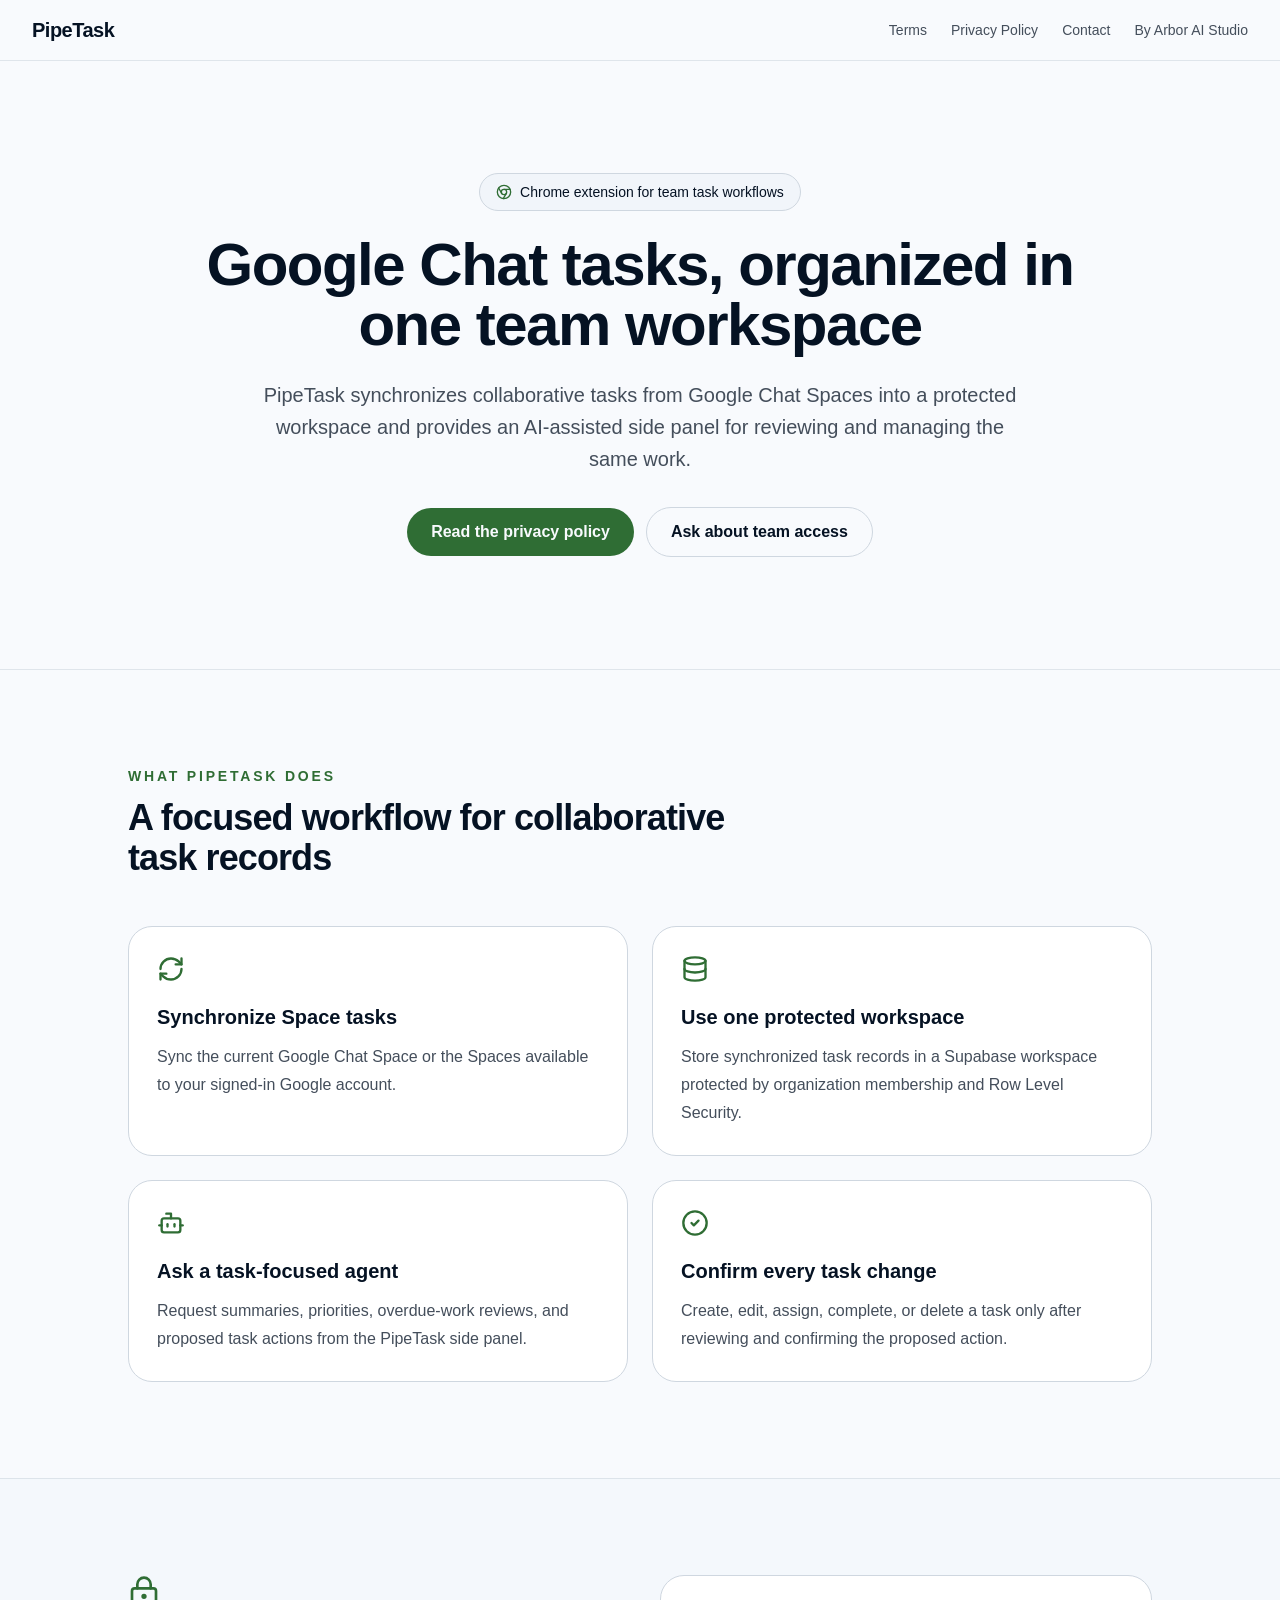
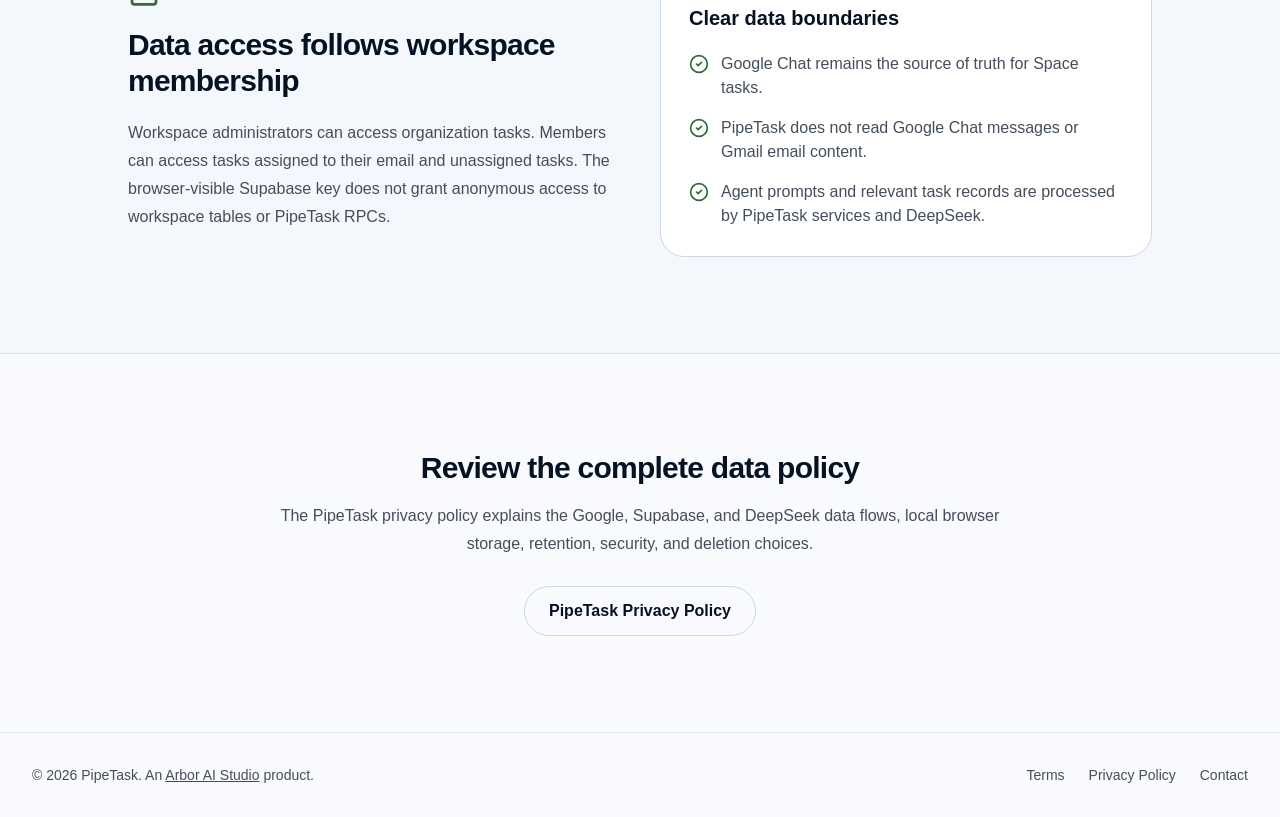
<file: index.html>
<!DOCTYPE html><html lang="en"><head><meta charSet="utf-8"/><meta name="viewport" content="width=device-width, initial-scale=1"/><link rel="stylesheet" href="/_next/static/chunks/13v_6ndt1m8js.css" data-precedence="next"/><link rel="preload" as="script" fetchPriority="low" href="/_next/static/chunks/3z5q_p4msz2ha.js"/><script src="/_next/static/chunks/15orcrkp-_9ct.js" async=""></script><script src="/_next/static/chunks/2nykiepra7i1k.js" async=""></script><script src="/_next/static/chunks/0y-qmi6py9vt0.js" async=""></script><script src="/_next/static/chunks/turbopack-1_6kmb9wb6nxy.js" async=""></script><script src="/_next/static/chunks/05-c3ty_6dwfk.js" async=""></script><script src="/_next/static/chunks/14mrh2-p_w84d.js" async=""></script><script src="/_next/static/chunks/1rxncug86bump.js" async=""></script><title>PipeTask | Google Chat Task Workspace</title><meta name="description" content="PipeTask synchronizes Google Chat Space tasks into a protected team workspace with an AI-assisted Chrome side panel."/><link rel="canonical" href="https://pipetask.arboraistudio.com/"/><meta property="og:title" content="PipeTask | Google Chat Task Workspace"/><meta property="og:description" content="Synchronize Google Chat Space tasks, review team work, and confirm task actions from a Chrome side panel."/><meta property="og:url" content="https://pipetask.arboraistudio.com/"/><meta property="og:type" content="website"/><meta name="twitter:card" content="summary_large_image"/><meta name="twitter:title" content="PipeTask | Google Chat Task Workspace"/><meta name="twitter:description" content="Synchronize Google Chat Space tasks, review team work, and confirm task actions from a Chrome side panel."/><script src="/_next/static/chunks/0cz1d0mv5g_q7.js" noModule=""></script></head><body class="antialiased min-h-screen"><div hidden=""><!--$--><!--/$--></div><script type="application/ld+json">{"@context":"https://schema.org","@type":"SoftwareApplication","name":"PipeTask","applicationCategory":"BusinessApplication","operatingSystem":"Google Chrome","description":"A Chrome extension that synchronizes Google Chat Space tasks into a protected team workspace with an AI-assisted task interface.","url":"https://pipetask.arboraistudio.com/","creator":{"@type":"Organization","name":"Arbor AI Studio","url":"https://arboraistudio.com"},"featureList":["Synchronize Space tasks","Use one protected workspace","Ask a task-focused agent","Confirm every task change"]}</script><script type="application/ld+json">{"@context":"https://schema.org","@type":"BreadcrumbList","itemListElement":[{"@type":"ListItem","position":1,"name":"PipeTask","item":"https://pipetask.arboraistudio.com/"}]}</script><div class="min-h-screen"><header class="border-b border-border/60 py-4"><div class="mx-auto w-full max-w-screen-xl px-4 md:px-8"><div class="flex items-center justify-between"><a class="text-xl font-bold tracking-tight" href="/">PipeTask</a><nav class="flex items-center gap-6 text-sm font-medium"><a class="text-muted-foreground hover:text-foreground transition-colors" href="/terms/">Terms</a><a class="text-muted-foreground hover:text-foreground transition-colors" href="/privacy/">Privacy Policy</a><a class="text-muted-foreground hover:text-foreground transition-colors" href="/contact/">Contact</a><a href="https://arboraistudio.com" target="_blank" rel="noopener noreferrer" class="text-muted-foreground hover:text-foreground transition-colors">By Arbor AI Studio</a></nav></div></div></header><section class="border-b border-border/60 py-20 md:py-28"><div class="mx-auto w-full max-w-screen-xl px-4 md:px-8"><div class="mx-auto max-w-4xl text-center"><div class="mb-6 inline-flex items-center gap-2 rounded-full border border-border bg-muted/50 px-4 py-2 text-sm font-medium"><svg xmlns="http://www.w3.org/2000/svg" width="24" height="24" viewBox="0 0 24 24" fill="none" stroke="currentColor" stroke-width="2" stroke-linecap="round" stroke-linejoin="round" class="lucide lucide-chromium size-4 text-primary" aria-hidden="true"><path d="M10.88 21.94 15.46 14"></path><path d="M21.17 8H12"></path><path d="M3.95 6.06 8.54 14"></path><circle cx="12" cy="12" r="10"></circle><circle cx="12" cy="12" r="4"></circle></svg>Chrome extension for team task workflows</div><h1 class="text-4xl font-bold tracking-tight md:text-6xl">Google Chat tasks, organized in one team workspace</h1><p class="mx-auto mt-6 max-w-3xl text-lg leading-8 text-muted-foreground md:text-xl">PipeTask synchronizes collaborative tasks from Google Chat Spaces into a protected workspace and provides an AI-assisted side panel for reviewing and managing the same work.</p><div class="mt-8 flex flex-col items-center justify-center gap-3 sm:flex-row"><a class="inline-flex min-h-11 items-center justify-center rounded-full bg-primary px-6 py-3 font-semibold text-primary-foreground transition-colors hover:bg-primary/90" href="/privacy/">Read the privacy policy</a><a href="https://arboraistudio.com/contact" class="inline-flex min-h-11 items-center justify-center rounded-full border border-border px-6 py-3 font-semibold transition-colors hover:bg-muted">Ask about team access</a></div></div></div></section><section class="py-20 md:py-24"><div class="mx-auto w-full max-w-screen-xl px-4 md:px-8"><div class="mx-auto max-w-5xl"><div class="mb-12 max-w-2xl"><p class="text-sm font-semibold uppercase tracking-[0.2em] text-primary">What PipeTask does</p><h2 class="mt-3 text-3xl font-bold tracking-tight md:text-4xl">A focused workflow for collaborative task records</h2></div><div class="grid gap-6 md:grid-cols-2"><article class="rounded-3xl border border-border bg-card p-7"><svg xmlns="http://www.w3.org/2000/svg" width="24" height="24" viewBox="0 0 24 24" fill="none" stroke="currentColor" stroke-width="2" stroke-linecap="round" stroke-linejoin="round" class="lucide lucide-refresh-cw mb-5 size-7 text-primary" aria-hidden="true"><path d="M3 12a9 9 0 0 1 9-9 9.75 9.75 0 0 1 6.74 2.74L21 8"></path><path d="M21 3v5h-5"></path><path d="M21 12a9 9 0 0 1-9 9 9.75 9.75 0 0 1-6.74-2.74L3 16"></path><path d="M8 16H3v5"></path></svg><h3 class="text-xl font-semibold">Synchronize Space tasks</h3><p class="mt-3 leading-7 text-muted-foreground">Sync the current Google Chat Space or the Spaces available to your signed-in Google account.</p></article><article class="rounded-3xl border border-border bg-card p-7"><svg xmlns="http://www.w3.org/2000/svg" width="24" height="24" viewBox="0 0 24 24" fill="none" stroke="currentColor" stroke-width="2" stroke-linecap="round" stroke-linejoin="round" class="lucide lucide-database mb-5 size-7 text-primary" aria-hidden="true"><ellipse cx="12" cy="5" rx="9" ry="3"></ellipse><path d="M3 5V19A9 3 0 0 0 21 19V5"></path><path d="M3 12A9 3 0 0 0 21 12"></path></svg><h3 class="text-xl font-semibold">Use one protected workspace</h3><p class="mt-3 leading-7 text-muted-foreground">Store synchronized task records in a Supabase workspace protected by organization membership and Row Level Security.</p></article><article class="rounded-3xl border border-border bg-card p-7"><svg xmlns="http://www.w3.org/2000/svg" width="24" height="24" viewBox="0 0 24 24" fill="none" stroke="currentColor" stroke-width="2" stroke-linecap="round" stroke-linejoin="round" class="lucide lucide-bot mb-5 size-7 text-primary" aria-hidden="true"><path d="M12 8V4H8"></path><rect width="16" height="12" x="4" y="8" rx="2"></rect><path d="M2 14h2"></path><path d="M20 14h2"></path><path d="M15 13v2"></path><path d="M9 13v2"></path></svg><h3 class="text-xl font-semibold">Ask a task-focused agent</h3><p class="mt-3 leading-7 text-muted-foreground">Request summaries, priorities, overdue-work reviews, and proposed task actions from the PipeTask side panel.</p></article><article class="rounded-3xl border border-border bg-card p-7"><svg xmlns="http://www.w3.org/2000/svg" width="24" height="24" viewBox="0 0 24 24" fill="none" stroke="currentColor" stroke-width="2" stroke-linecap="round" stroke-linejoin="round" class="lucide lucide-circle-check mb-5 size-7 text-primary" aria-hidden="true"><circle cx="12" cy="12" r="10"></circle><path d="m9 12 2 2 4-4"></path></svg><h3 class="text-xl font-semibold">Confirm every task change</h3><p class="mt-3 leading-7 text-muted-foreground">Create, edit, assign, complete, or delete a task only after reviewing and confirming the proposed action.</p></article></div></div></div></section><section class="border-y border-border/60 bg-muted/30 py-20 md:py-24"><div class="mx-auto w-full max-w-screen-xl px-4 md:px-8"><div class="mx-auto grid max-w-5xl gap-10 md:grid-cols-2"><div><svg xmlns="http://www.w3.org/2000/svg" width="24" height="24" viewBox="0 0 24 24" fill="none" stroke="currentColor" stroke-width="2" stroke-linecap="round" stroke-linejoin="round" class="lucide lucide-lock-keyhole mb-5 size-8 text-primary" aria-hidden="true"><circle cx="12" cy="16" r="1"></circle><rect x="3" y="10" width="18" height="12" rx="2"></rect><path d="M7 10V7a5 5 0 0 1 10 0v3"></path></svg><h2 class="text-3xl font-bold tracking-tight">Data access follows workspace membership</h2><p class="mt-5 leading-7 text-muted-foreground">Workspace administrators can access organization tasks. Members can access tasks assigned to their email and unassigned tasks. The browser-visible Supabase key does not grant anonymous access to workspace tables or PipeTask RPCs.</p></div><div class="rounded-3xl border border-border bg-card p-7"><h2 class="text-xl font-semibold">Clear data boundaries</h2><ul class="mt-5 space-y-4 text-muted-foreground"><li class="flex gap-3"><svg xmlns="http://www.w3.org/2000/svg" width="24" height="24" viewBox="0 0 24 24" fill="none" stroke="currentColor" stroke-width="2" stroke-linecap="round" stroke-linejoin="round" class="lucide lucide-circle-check mt-0.5 size-5 shrink-0 text-primary" aria-hidden="true"><circle cx="12" cy="12" r="10"></circle><path d="m9 12 2 2 4-4"></path></svg>Google Chat remains the source of truth for Space tasks.</li><li class="flex gap-3"><svg xmlns="http://www.w3.org/2000/svg" width="24" height="24" viewBox="0 0 24 24" fill="none" stroke="currentColor" stroke-width="2" stroke-linecap="round" stroke-linejoin="round" class="lucide lucide-circle-check mt-0.5 size-5 shrink-0 text-primary" aria-hidden="true"><circle cx="12" cy="12" r="10"></circle><path d="m9 12 2 2 4-4"></path></svg>PipeTask does not read Google Chat messages or Gmail email content.</li><li class="flex gap-3"><svg xmlns="http://www.w3.org/2000/svg" width="24" height="24" viewBox="0 0 24 24" fill="none" stroke="currentColor" stroke-width="2" stroke-linecap="round" stroke-linejoin="round" class="lucide lucide-circle-check mt-0.5 size-5 shrink-0 text-primary" aria-hidden="true"><circle cx="12" cy="12" r="10"></circle><path d="m9 12 2 2 4-4"></path></svg>Agent prompts and relevant task records are processed by PipeTask services and DeepSeek.</li></ul></div></div></div></section><section class="py-20 md:py-24"><div class="mx-auto w-full max-w-screen-xl px-4 md:px-8"><div class="mx-auto max-w-3xl text-center"><h2 class="text-3xl font-bold tracking-tight">Review the complete data policy</h2><p class="mt-4 leading-7 text-muted-foreground">The PipeTask privacy policy explains the Google, Supabase, and DeepSeek data flows, local browser storage, retention, security, and deletion choices.</p><a class="mt-7 inline-flex min-h-11 items-center justify-center rounded-full border border-border px-6 py-3 font-semibold transition-colors hover:bg-muted" href="/privacy/">PipeTask Privacy Policy</a></div></div></section><footer class="border-t border-border/60 py-8 text-center text-sm text-muted-foreground"><div class="mx-auto w-full max-w-screen-xl px-4 md:px-8"><div class="flex flex-col items-center justify-between gap-4 sm:flex-row"><p>© <!-- -->2026<!-- --> PipeTask. An<!-- --> <a href="https://arboraistudio.com" target="_blank" rel="noopener noreferrer" class="underline hover:text-foreground">Arbor AI Studio</a> <!-- -->product.</p><div class="flex items-center gap-6"><a class="hover:text-foreground transition-colors" href="/terms/">Terms</a><a class="hover:text-foreground transition-colors" href="/privacy/">Privacy Policy</a><a class="hover:text-foreground transition-colors" href="/contact/">Contact</a></div></div></div></footer></div><!--$--><!--/$--><script src="/_next/static/chunks/3z5q_p4msz2ha.js" id="_R_" async=""></script><script>(self.__next_f=self.__next_f||[]).push([0])</script><script>self.__next_f.push([1,"1:\"$Sreact.fragment\"\n2:I[39756,[\"/_next/static/chunks/05-c3ty_6dwfk.js\",\"/_next/static/chunks/14mrh2-p_w84d.js\"],\"default\"]\n3:I[37457,[\"/_next/static/chunks/05-c3ty_6dwfk.js\",\"/_next/static/chunks/14mrh2-p_w84d.js\"],\"default\"]\n4:I[22016,[\"/_next/static/chunks/05-c3ty_6dwfk.js\",\"/_next/static/chunks/14mrh2-p_w84d.js\",\"/_next/static/chunks/1rxncug86bump.js\"],\"\"]\n10:I[68027,[\"/_next/static/chunks/05-c3ty_6dwfk.js\",\"/_next/static/chunks/14mrh2-p_w84d.js\"],\"default\",1]\n:HL[\"/_next/static/chunks/13v_6ndt1m8js.css\",\"style\"]\n"])</script><script>self.__next_f.push([1,"0:{\"P\":null,\"c\":[\"\",\"\"],\"q\":\"\",\"i\":false,\"f\":[[[\"\",{\"children\":[\"__PAGE__\",{}]},\"$undefined\",\"$undefined\",16],[[\"$\",\"$1\",\"c\",{\"children\":[[[\"$\",\"link\",\"0\",{\"rel\":\"stylesheet\",\"href\":\"/_next/static/chunks/13v_6ndt1m8js.css\",\"precedence\":\"next\",\"crossOrigin\":\"$undefined\",\"nonce\":\"$undefined\"}],[\"$\",\"script\",\"script-0\",{\"src\":\"/_next/static/chunks/05-c3ty_6dwfk.js\",\"async\":true,\"nonce\":\"$undefined\"}],[\"$\",\"script\",\"script-1\",{\"src\":\"/_next/static/chunks/14mrh2-p_w84d.js\",\"async\":true,\"nonce\":\"$undefined\"}]],[\"$\",\"html\",null,{\"lang\":\"en\",\"children\":[\"$\",\"body\",null,{\"className\":\"antialiased min-h-screen\",\"children\":[\"$\",\"$L2\",null,{\"parallelRouterKey\":\"children\",\"error\":\"$undefined\",\"errorStyles\":\"$undefined\",\"errorScripts\":\"$undefined\",\"template\":[\"$\",\"$L3\",null,{}],\"templateStyles\":\"$undefined\",\"templateScripts\":\"$undefined\",\"notFound\":[[[\"$\",\"title\",null,{\"children\":\"404: This page could not be found.\"}],[\"$\",\"div\",null,{\"style\":{\"fontFamily\":\"system-ui,\\\"Segoe UI\\\",Roboto,Helvetica,Arial,sans-serif,\\\"Apple Color Emoji\\\",\\\"Segoe UI Emoji\\\"\",\"height\":\"100vh\",\"textAlign\":\"center\",\"display\":\"flex\",\"flexDirection\":\"column\",\"alignItems\":\"center\",\"justifyContent\":\"center\"},\"children\":[\"$\",\"div\",null,{\"children\":[[\"$\",\"style\",null,{\"dangerouslySetInnerHTML\":{\"__html\":\"body{color:#000;background:#fff;margin:0}.next-error-h1{border-right:1px solid rgba(0,0,0,.3)}@media (prefers-color-scheme:dark){body{color:#fff;background:#000}.next-error-h1{border-right:1px solid rgba(255,255,255,.3)}}\"}}],[\"$\",\"h1\",null,{\"className\":\"next-error-h1\",\"style\":{\"display\":\"inline-block\",\"margin\":\"0 20px 0 0\",\"padding\":\"0 23px 0 0\",\"fontSize\":24,\"fontWeight\":500,\"verticalAlign\":\"top\",\"lineHeight\":\"49px\"},\"children\":404}],[\"$\",\"div\",null,{\"style\":{\"display\":\"inline-block\"},\"children\":[\"$\",\"h2\",null,{\"style\":{\"fontSize\":14,\"fontWeight\":400,\"lineHeight\":\"49px\",\"margin\":0},\"children\":\"This page could not be found.\"}]}]]}]}]],[]],\"forbidden\":\"$undefined\",\"unauthorized\":\"$undefined\"}]}]}]]}],{\"children\":[[\"$\",\"$1\",\"c\",{\"children\":[[[\"$\",\"script\",null,{\"type\":\"application/ld+json\",\"dangerouslySetInnerHTML\":{\"__html\":\"{\\\"@context\\\":\\\"https://schema.org\\\",\\\"@type\\\":\\\"SoftwareApplication\\\",\\\"name\\\":\\\"PipeTask\\\",\\\"applicationCategory\\\":\\\"BusinessApplication\\\",\\\"operatingSystem\\\":\\\"Google Chrome\\\",\\\"description\\\":\\\"A Chrome extension that synchronizes Google Chat Space tasks into a protected team workspace with an AI-assisted task interface.\\\",\\\"url\\\":\\\"https://pipetask.arboraistudio.com/\\\",\\\"creator\\\":{\\\"@type\\\":\\\"Organization\\\",\\\"name\\\":\\\"Arbor AI Studio\\\",\\\"url\\\":\\\"https://arboraistudio.com\\\"},\\\"featureList\\\":[\\\"Synchronize Space tasks\\\",\\\"Use one protected workspace\\\",\\\"Ask a task-focused agent\\\",\\\"Confirm every task change\\\"]}\"}}],[\"$\",\"script\",null,{\"type\":\"application/ld+json\",\"dangerouslySetInnerHTML\":{\"__html\":\"{\\\"@context\\\":\\\"https://schema.org\\\",\\\"@type\\\":\\\"BreadcrumbList\\\",\\\"itemListElement\\\":[{\\\"@type\\\":\\\"ListItem\\\",\\\"position\\\":1,\\\"name\\\":\\\"PipeTask\\\",\\\"item\\\":\\\"https://pipetask.arboraistudio.com/\\\"}]}\"}}],[\"$\",\"div\",null,{\"className\":\"min-h-screen\",\"children\":[[\"$\",\"header\",null,{\"className\":\"border-b border-border/60 py-4\",\"children\":[\"$\",\"div\",null,{\"className\":\"mx-auto w-full max-w-screen-xl px-4 md:px-8\",\"children\":[\"$\",\"div\",null,{\"className\":\"flex items-center justify-between\",\"children\":[[\"$\",\"$L4\",null,{\"href\":\"/\",\"className\":\"text-xl font-bold tracking-tight\",\"children\":\"PipeTask\"}],[\"$\",\"nav\",null,{\"className\":\"flex items-center gap-6 text-sm font-medium\",\"children\":[[\"$\",\"$L4\",null,{\"href\":\"/terms/\",\"className\":\"text-muted-foreground hover:text-foreground transition-colors\",\"children\":\"Terms\"}],[\"$\",\"$L4\",null,{\"href\":\"/privacy/\",\"className\":\"text-muted-foreground hover:text-foreground transition-colors\",\"children\":\"Privacy Policy\"}],[\"$\",\"$L4\",null,{\"href\":\"/contact/\",\"className\":\"text-muted-foreground hover:text-foreground transition-colors\",\"children\":\"Contact\"}],[\"$\",\"a\",null,{\"href\":\"https://arboraistudio.com\",\"target\":\"_blank\",\"rel\":\"noopener noreferrer\",\"className\":\"text-muted-foreground hover:text-foreground transition-colors\",\"children\":\"By Arbor AI Studio\"}]]}]]}]}]}],[\"$\",\"section\",null,{\"className\":\"border-b border-border/60 py-20 md:py-28\",\"children\":[\"$\",\"div\",null,{\"className\":\"mx-auto w-full max-w-screen-xl px-4 md:px-8\",\"children\":[\"$\",\"div\",null,{\"className\":\"mx-auto max-w-4xl text-center\",\"children\":[\"$L5\",\"$L6\",\"$L7\",\"$L8\"]}]}]}],\"$L9\",\"$La\",\"$Lb\",\"$Lc\"]}]],[\"$Ld\"],\"$Le\"]}],{},null,false,null]},null,false,null],\"$Lf\",false]],\"m\":\"$undefined\",\"G\":[\"$10\",[\"$L11\"]],\"S\":true,\"h\":null,\"s\":\"$undefined\",\"l\":\"$undefined\",\"p\":\"$undefined\",\"d\":\"$undefined\",\"b\":\"mEfTL1JDbXqHn3j5z7Jug\"}\n"])</script><script>self.__next_f.push([1,"12:I[97367,[\"/_next/static/chunks/05-c3ty_6dwfk.js\",\"/_next/static/chunks/14mrh2-p_w84d.js\"],\"OutletBoundary\"]\n13:\"$Sreact.suspense\"\n15:I[97367,[\"/_next/static/chunks/05-c3ty_6dwfk.js\",\"/_next/static/chunks/14mrh2-p_w84d.js\"],\"ViewportBoundary\"]\n17:I[97367,[\"/_next/static/chunks/05-c3ty_6dwfk.js\",\"/_next/static/chunks/14mrh2-p_w84d.js\"],\"MetadataBoundary\"]\n5:[\"$\",\"div\",null,{\"className\":\"mb-6 inline-flex items-center gap-2 rounded-full border border-border bg-muted/50 px-4 py-2 text-sm font-medium\",\"children\":[[\"$\",\"svg\",null,{\"ref\":\"$undefined\",\"xmlns\":\"http://www.w3.org/2000/svg\",\"width\":24,\"height\":24,\"viewBox\":\"0 0 24 24\",\"fill\":\"none\",\"stroke\":\"currentColor\",\"strokeWidth\":2,\"strokeLinecap\":\"round\",\"strokeLinejoin\":\"round\",\"className\":\"lucide lucide-chromium size-4 text-primary\",\"aria-hidden\":\"true\",\"children\":[[\"$\",\"path\",\"xkve6t\",{\"d\":\"M10.88 21.94 15.46 14\"}],[\"$\",\"path\",\"19dcdn\",{\"d\":\"M21.17 8H12\"}],[\"$\",\"path\",\"g8jz9m\",{\"d\":\"M3.95 6.06 8.54 14\"}],[\"$\",\"circle\",\"1mglay\",{\"cx\":\"12\",\"cy\":\"12\",\"r\":\"10\"}],[\"$\",\"circle\",\"4exip2\",{\"cx\":\"12\",\"cy\":\"12\",\"r\":\"4\"}],\"$undefined\"]}],\"Chrome extension for team task workflows\"]}]\n6:[\"$\",\"h1\",null,{\"className\":\"text-4xl font-bold tracking-tight md:text-6xl\",\"children\":\"Google Chat tasks, organized in one team workspace\"}]\n7:[\"$\",\"p\",null,{\"className\":\"mx-auto mt-6 max-w-3xl text-lg leading-8 text-muted-foreground md:text-xl\",\"children\":\"PipeTask synchronizes collaborative tasks from Google Chat Spaces into a protected workspace and provides an AI-assisted side panel for reviewing and managing the same work.\"}]\n8:[\"$\",\"div\",null,{\"className\":\"mt-8 flex flex-col items-center justify-center gap-3 sm:flex-row\",\"children\":[[\"$\",\"$L4\",null,{\"href\":\"/privacy/\",\"className\":\"inline-flex min-h-11 items-center justify-center rounded-full bg-primary px-6 py-3 font-semibold text-primary-foreground transition-colors hover:bg-primary/90\",\"children\":\"Read the privacy policy\"}],[\"$\",\"a\",null,{\"href\":\"https://arboraistudio.com/contact\",\"className\":\"inline-flex min-h-11 items-center justify-center rounded-full border border-border px-6 py-3 font-semibold transition-colors hover:bg-muted\",\"children\":\"Ask about team access\"}]]}]\n"])</script><script>self.__next_f.push([1,"9:[\"$\",\"section\",null,{\"className\":\"py-20 md:py-24\",\"children\":[\"$\",\"div\",null,{\"className\":\"mx-auto w-full max-w-screen-xl px-4 md:px-8\",\"children\":[\"$\",\"div\",null,{\"className\":\"mx-auto max-w-5xl\",\"children\":[[\"$\",\"div\",null,{\"className\":\"mb-12 max-w-2xl\",\"children\":[[\"$\",\"p\",null,{\"className\":\"text-sm font-semibold uppercase tracking-[0.2em] text-primary\",\"children\":\"What PipeTask does\"}],[\"$\",\"h2\",null,{\"className\":\"mt-3 text-3xl font-bold tracking-tight md:text-4xl\",\"children\":\"A focused workflow for collaborative task records\"}]]}],[\"$\",\"div\",null,{\"className\":\"grid gap-6 md:grid-cols-2\",\"children\":[[\"$\",\"article\",\"Synchronize Space tasks\",{\"className\":\"rounded-3xl border border-border bg-card p-7\",\"children\":[[\"$\",\"svg\",null,{\"ref\":\"$undefined\",\"xmlns\":\"http://www.w3.org/2000/svg\",\"width\":24,\"height\":24,\"viewBox\":\"0 0 24 24\",\"fill\":\"none\",\"stroke\":\"currentColor\",\"strokeWidth\":2,\"strokeLinecap\":\"round\",\"strokeLinejoin\":\"round\",\"className\":\"lucide lucide-refresh-cw mb-5 size-7 text-primary\",\"aria-hidden\":\"true\",\"children\":[[\"$\",\"path\",\"v9h5vc\",{\"d\":\"M3 12a9 9 0 0 1 9-9 9.75 9.75 0 0 1 6.74 2.74L21 8\"}],[\"$\",\"path\",\"1q7to0\",{\"d\":\"M21 3v5h-5\"}],[\"$\",\"path\",\"3uifl3\",{\"d\":\"M21 12a9 9 0 0 1-9 9 9.75 9.75 0 0 1-6.74-2.74L3 16\"}],[\"$\",\"path\",\"1cv678\",{\"d\":\"M8 16H3v5\"}],\"$undefined\"]}],[\"$\",\"h3\",null,{\"className\":\"text-xl font-semibold\",\"children\":\"Synchronize Space tasks\"}],[\"$\",\"p\",null,{\"className\":\"mt-3 leading-7 text-muted-foreground\",\"children\":\"Sync the current Google Chat Space or the Spaces available to your signed-in Google account.\"}]]}],[\"$\",\"article\",\"Use one protected workspace\",{\"className\":\"rounded-3xl border border-border bg-card p-7\",\"children\":[[\"$\",\"svg\",null,{\"ref\":\"$undefined\",\"xmlns\":\"http://www.w3.org/2000/svg\",\"width\":24,\"height\":24,\"viewBox\":\"0 0 24 24\",\"fill\":\"none\",\"stroke\":\"currentColor\",\"strokeWidth\":2,\"strokeLinecap\":\"round\",\"strokeLinejoin\":\"round\",\"className\":\"lucide lucide-database mb-5 size-7 text-primary\",\"aria-hidden\":\"true\",\"children\":[[\"$\",\"ellipse\",\"msslwz\",{\"cx\":\"12\",\"cy\":\"5\",\"rx\":\"9\",\"ry\":\"3\"}],[\"$\",\"path\",\"1wlel7\",{\"d\":\"M3 5V19A9 3 0 0 0 21 19V5\"}],[\"$\",\"path\",\"mv7ke4\",{\"d\":\"M3 12A9 3 0 0 0 21 12\"}],\"$undefined\"]}],[\"$\",\"h3\",null,{\"className\":\"text-xl font-semibold\",\"children\":\"Use one protected workspace\"}],[\"$\",\"p\",null,{\"className\":\"mt-3 leading-7 text-muted-foreground\",\"children\":\"Store synchronized task records in a Supabase workspace protected by organization membership and Row Level Security.\"}]]}],[\"$\",\"article\",\"Ask a task-focused agent\",{\"className\":\"rounded-3xl border border-border bg-card p-7\",\"children\":[[\"$\",\"svg\",null,{\"ref\":\"$undefined\",\"xmlns\":\"http://www.w3.org/2000/svg\",\"width\":24,\"height\":24,\"viewBox\":\"0 0 24 24\",\"fill\":\"none\",\"stroke\":\"currentColor\",\"strokeWidth\":2,\"strokeLinecap\":\"round\",\"strokeLinejoin\":\"round\",\"className\":\"lucide lucide-bot mb-5 size-7 text-primary\",\"aria-hidden\":\"true\",\"children\":[[\"$\",\"path\",\"hb8ula\",{\"d\":\"M12 8V4H8\"}],[\"$\",\"rect\",\"enze0r\",{\"width\":\"16\",\"height\":\"12\",\"x\":\"4\",\"y\":\"8\",\"rx\":\"2\"}],[\"$\",\"path\",\"vft8re\",{\"d\":\"M2 14h2\"}],[\"$\",\"path\",\"4cs60a\",{\"d\":\"M20 14h2\"}],[\"$\",\"path\",\"1xurst\",{\"d\":\"M15 13v2\"}],[\"$\",\"path\",\"rq6x2g\",{\"d\":\"M9 13v2\"}],\"$undefined\"]}],[\"$\",\"h3\",null,{\"className\":\"text-xl font-semibold\",\"children\":\"Ask a task-focused agent\"}],[\"$\",\"p\",null,{\"className\":\"mt-3 leading-7 text-muted-foreground\",\"children\":\"Request summaries, priorities, overdue-work reviews, and proposed task actions from the PipeTask side panel.\"}]]}],[\"$\",\"article\",\"Confirm every task change\",{\"className\":\"rounded-3xl border border-border bg-card p-7\",\"children\":[[\"$\",\"svg\",null,{\"ref\":\"$undefined\",\"xmlns\":\"http://www.w3.org/2000/svg\",\"width\":24,\"height\":24,\"viewBox\":\"0 0 24 24\",\"fill\":\"none\",\"stroke\":\"currentColor\",\"strokeWidth\":2,\"strokeLinecap\":\"round\",\"strokeLinejoin\":\"round\",\"className\":\"lucide lucide-circle-check mb-5 size-7 text-primary\",\"aria-hidden\":\"true\",\"children\":[[\"$\",\"circle\",\"1mglay\",{\"cx\":\"12\",\"cy\":\"12\",\"r\":\"10\"}],[\"$\",\"path\",\"dzmm74\",{\"d\":\"m9 12 2 2 4-4\"}],\"$undefined\"]}],[\"$\",\"h3\",null,{\"className\":\"text-xl font-semibold\",\"children\":\"Confirm every task change\"}],[\"$\",\"p\",null,{\"className\":\"mt-3 leading-7 text-muted-foreground\",\"children\":\"Create, edit, assign, complete, or delete a task only after reviewing and confirming the proposed action.\"}]]}]]}]]}]}]}]\n"])</script><script>self.__next_f.push([1,"a:[\"$\",\"section\",null,{\"className\":\"border-y border-border/60 bg-muted/30 py-20 md:py-24\",\"children\":[\"$\",\"div\",null,{\"className\":\"mx-auto w-full max-w-screen-xl px-4 md:px-8\",\"children\":[\"$\",\"div\",null,{\"className\":\"mx-auto grid max-w-5xl gap-10 md:grid-cols-2\",\"children\":[[\"$\",\"div\",null,{\"children\":[[\"$\",\"svg\",null,{\"ref\":\"$undefined\",\"xmlns\":\"http://www.w3.org/2000/svg\",\"width\":24,\"height\":24,\"viewBox\":\"0 0 24 24\",\"fill\":\"none\",\"stroke\":\"currentColor\",\"strokeWidth\":2,\"strokeLinecap\":\"round\",\"strokeLinejoin\":\"round\",\"className\":\"lucide lucide-lock-keyhole mb-5 size-8 text-primary\",\"aria-hidden\":\"true\",\"children\":[[\"$\",\"circle\",\"1au0dj\",{\"cx\":\"12\",\"cy\":\"16\",\"r\":\"1\"}],[\"$\",\"rect\",\"6s8ecr\",{\"x\":\"3\",\"y\":\"10\",\"width\":\"18\",\"height\":\"12\",\"rx\":\"2\"}],[\"$\",\"path\",\"1pqi11\",{\"d\":\"M7 10V7a5 5 0 0 1 10 0v3\"}],\"$undefined\"]}],[\"$\",\"h2\",null,{\"className\":\"text-3xl font-bold tracking-tight\",\"children\":\"Data access follows workspace membership\"}],[\"$\",\"p\",null,{\"className\":\"mt-5 leading-7 text-muted-foreground\",\"children\":\"Workspace administrators can access organization tasks. Members can access tasks assigned to their email and unassigned tasks. The browser-visible Supabase key does not grant anonymous access to workspace tables or PipeTask RPCs.\"}]]}],[\"$\",\"div\",null,{\"className\":\"rounded-3xl border border-border bg-card p-7\",\"children\":[[\"$\",\"h2\",null,{\"className\":\"text-xl font-semibold\",\"children\":\"Clear data boundaries\"}],[\"$\",\"ul\",null,{\"className\":\"mt-5 space-y-4 text-muted-foreground\",\"children\":[[\"$\",\"li\",null,{\"className\":\"flex gap-3\",\"children\":[[\"$\",\"svg\",null,{\"ref\":\"$undefined\",\"xmlns\":\"http://www.w3.org/2000/svg\",\"width\":24,\"height\":24,\"viewBox\":\"0 0 24 24\",\"fill\":\"none\",\"stroke\":\"currentColor\",\"strokeWidth\":2,\"strokeLinecap\":\"round\",\"strokeLinejoin\":\"round\",\"className\":\"lucide lucide-circle-check mt-0.5 size-5 shrink-0 text-primary\",\"aria-hidden\":\"true\",\"children\":[[\"$\",\"circle\",\"1mglay\",{\"cx\":\"12\",\"cy\":\"12\",\"r\":\"10\"}],[\"$\",\"path\",\"dzmm74\",{\"d\":\"m9 12 2 2 4-4\"}],\"$undefined\"]}],\"Google Chat remains the source of truth for Space tasks.\"]}],[\"$\",\"li\",null,{\"className\":\"flex gap-3\",\"children\":[[\"$\",\"svg\",null,{\"ref\":\"$undefined\",\"xmlns\":\"http://www.w3.org/2000/svg\",\"width\":24,\"height\":24,\"viewBox\":\"0 0 24 24\",\"fill\":\"none\",\"stroke\":\"currentColor\",\"strokeWidth\":2,\"strokeLinecap\":\"round\",\"strokeLinejoin\":\"round\",\"className\":\"lucide lucide-circle-check mt-0.5 size-5 shrink-0 text-primary\",\"aria-hidden\":\"true\",\"children\":[[\"$\",\"circle\",\"1mglay\",{\"cx\":\"12\",\"cy\":\"12\",\"r\":\"10\"}],[\"$\",\"path\",\"dzmm74\",{\"d\":\"m9 12 2 2 4-4\"}],\"$undefined\"]}],\"PipeTask does not read Google Chat messages or Gmail email content.\"]}],[\"$\",\"li\",null,{\"className\":\"flex gap-3\",\"children\":[[\"$\",\"svg\",null,{\"ref\":\"$undefined\",\"xmlns\":\"http://www.w3.org/2000/svg\",\"width\":24,\"height\":24,\"viewBox\":\"0 0 24 24\",\"fill\":\"none\",\"stroke\":\"currentColor\",\"strokeWidth\":2,\"strokeLinecap\":\"round\",\"strokeLinejoin\":\"round\",\"className\":\"lucide lucide-circle-check mt-0.5 size-5 shrink-0 text-primary\",\"aria-hidden\":\"true\",\"children\":[[\"$\",\"circle\",\"1mglay\",{\"cx\":\"12\",\"cy\":\"12\",\"r\":\"10\"}],[\"$\",\"path\",\"dzmm74\",{\"d\":\"m9 12 2 2 4-4\"}],\"$undefined\"]}],\"Agent prompts and relevant task records are processed by PipeTask services and DeepSeek.\"]}]]}]]}]]}]}]}]\n"])</script><script>self.__next_f.push([1,"b:[\"$\",\"section\",null,{\"className\":\"py-20 md:py-24\",\"children\":[\"$\",\"div\",null,{\"className\":\"mx-auto w-full max-w-screen-xl px-4 md:px-8\",\"children\":[\"$\",\"div\",null,{\"className\":\"mx-auto max-w-3xl text-center\",\"children\":[[\"$\",\"h2\",null,{\"className\":\"text-3xl font-bold tracking-tight\",\"children\":\"Review the complete data policy\"}],[\"$\",\"p\",null,{\"className\":\"mt-4 leading-7 text-muted-foreground\",\"children\":\"The PipeTask privacy policy explains the Google, Supabase, and DeepSeek data flows, local browser storage, retention, security, and deletion choices.\"}],[\"$\",\"$L4\",null,{\"href\":\"/privacy/\",\"className\":\"mt-7 inline-flex min-h-11 items-center justify-center rounded-full border border-border px-6 py-3 font-semibold transition-colors hover:bg-muted\",\"children\":\"PipeTask Privacy Policy\"}]]}]}]}]\nc:[\"$\",\"footer\",null,{\"className\":\"border-t border-border/60 py-8 text-center text-sm text-muted-foreground\",\"children\":[\"$\",\"div\",null,{\"className\":\"mx-auto w-full max-w-screen-xl px-4 md:px-8\",\"children\":[\"$\",\"div\",null,{\"className\":\"flex flex-col items-center justify-between gap-4 sm:flex-row\",\"children\":[[\"$\",\"p\",null,{\"children\":[\"© \",2026,\" PipeTask. An\",\" \",[\"$\",\"a\",null,{\"href\":\"https://arboraistudio.com\",\"target\":\"_blank\",\"rel\":\"noopener noreferrer\",\"className\":\"underline hover:text-foreground\",\"children\":\"Arbor AI Studio\"}],\" \",\"product.\"]}],[\"$\",\"div\",null,{\"className\":\"flex items-center gap-6\",\"children\":[[\"$\",\"$L4\",null,{\"href\":\"/terms/\",\"className\":\"hover:text-foreground transition-colors\",\"children\":\"Terms\"}],[\"$\",\"$L4\",null,{\"href\":\"/privacy/\",\"className\":\"hover:text-foreground transition-colors\",\"children\":\"Privacy Policy\"}],[\"$\",\"$L4\",null,{\"href\":\"/contact/\",\"className\":\"hover:text-foreground transition-colors\",\"children\":\"Contact\"}]]}]]}]}]}]\nd:[\"$\",\"script\",\"script-0\",{\"src\":\"/_next/static/chunks/1rxncug86bump.js\",\"async\":true,\"nonce\":\"$undefined\"}]\ne:[\"$\",\"$L12\",null,{\"children\":[\"$\",\"$13\",null,{\"name\":\"Next.MetadataOutlet\",\"children\":\"$@14\"}]}]\nf:[\"$\",\"$1\",\"h\",{\"children\":[null,[\"$\",\"$L15\",null,{\"children\":\"$L16\"}],[\"$\",\"div\",null,{\"hidden\":true,\"children\":[\"$\",\"$L17\",null,{\"children\":[\"$\",\"$13\",null,{\"name\":\"Next.Metadata\",\"children\":\"$L18\"}]}]}],null]}]\n11:[\"$\",\"link\",\"0\",{\"rel\":\"stylesheet\",\"href\":\"/_next/static/chunks/13v_6ndt1m8js.css\",\"precedence\":\"next\",\"crossOrigin\":\"$undefined\",\"nonce\":\"$undefined\"}]\n"])</script><script>self.__next_f.push([1,"16:[[\"$\",\"meta\",\"0\",{\"charSet\":\"utf-8\"}],[\"$\",\"meta\",\"1\",{\"name\":\"viewport\",\"content\":\"width=device-width, initial-scale=1\"}]]\n"])</script><script>self.__next_f.push([1,"14:null\n18:[[\"$\",\"title\",\"0\",{\"children\":\"PipeTask | Google Chat Task Workspace\"}],[\"$\",\"meta\",\"1\",{\"name\":\"description\",\"content\":\"PipeTask synchronizes Google Chat Space tasks into a protected team workspace with an AI-assisted Chrome side panel.\"}],[\"$\",\"link\",\"2\",{\"rel\":\"canonical\",\"href\":\"https://pipetask.arboraistudio.com/\"}],[\"$\",\"meta\",\"3\",{\"property\":\"og:title\",\"content\":\"PipeTask | Google Chat Task Workspace\"}],[\"$\",\"meta\",\"4\",{\"property\":\"og:description\",\"content\":\"Synchronize Google Chat Space tasks, review team work, and confirm task actions from a Chrome side panel.\"}],[\"$\",\"meta\",\"5\",{\"property\":\"og:url\",\"content\":\"https://pipetask.arboraistudio.com/\"}],[\"$\",\"meta\",\"6\",{\"property\":\"og:type\",\"content\":\"website\"}],[\"$\",\"meta\",\"7\",{\"name\":\"twitter:card\",\"content\":\"summary_large_image\"}],[\"$\",\"meta\",\"8\",{\"name\":\"twitter:title\",\"content\":\"PipeTask | Google Chat Task Workspace\"}],[\"$\",\"meta\",\"9\",{\"name\":\"twitter:description\",\"content\":\"Synchronize Google Chat Space tasks, review team work, and confirm task actions from a Chrome side panel.\"}]]\n"])</script></body></html>
</file>
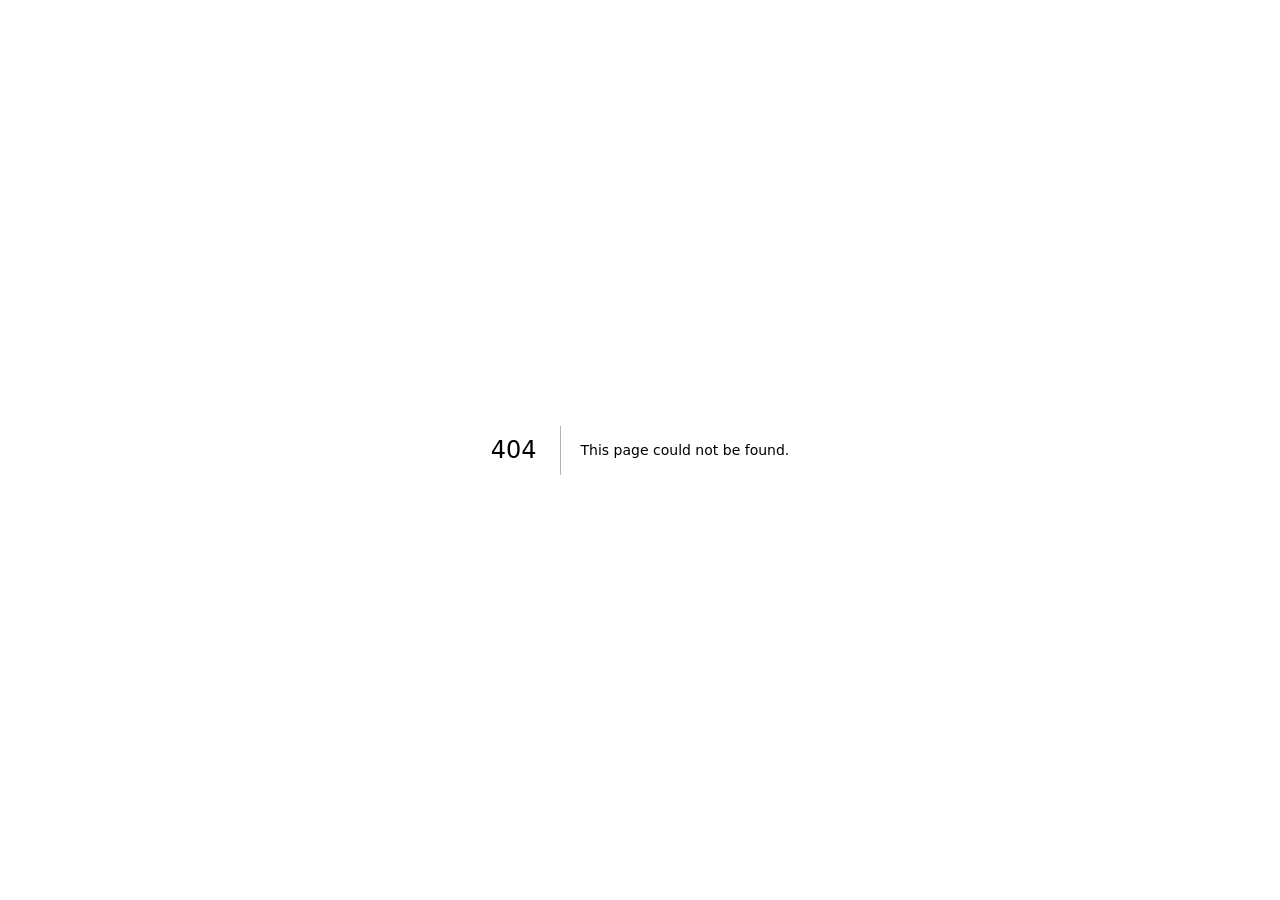
<file: 404/index.html>
<!DOCTYPE html><html lang="en"><head><meta charSet="utf-8"/><meta name="viewport" content="width=device-width, initial-scale=1"/><link rel="stylesheet" href="/_next/static/chunks/13v_6ndt1m8js.css" data-precedence="next"/><link rel="preload" as="script" fetchPriority="low" href="/_next/static/chunks/3z5q_p4msz2ha.js"/><script src="/_next/static/chunks/15orcrkp-_9ct.js" async=""></script><script src="/_next/static/chunks/2nykiepra7i1k.js" async=""></script><script src="/_next/static/chunks/0y-qmi6py9vt0.js" async=""></script><script src="/_next/static/chunks/turbopack-1_6kmb9wb6nxy.js" async=""></script><script src="/_next/static/chunks/05-c3ty_6dwfk.js" async=""></script><script src="/_next/static/chunks/14mrh2-p_w84d.js" async=""></script><meta name="robots" content="noindex"/><title>404: This page could not be found.</title><title>PipeTask | Google Chat Task Workspace</title><meta name="description" content="PipeTask synchronizes Google Chat Space tasks into a protected team workspace with an AI-assisted Chrome side panel."/><script src="/_next/static/chunks/0cz1d0mv5g_q7.js" noModule=""></script></head><body class="antialiased min-h-screen"><div hidden=""><!--$--><!--/$--></div><div style="font-family:system-ui,&quot;Segoe UI&quot;,Roboto,Helvetica,Arial,sans-serif,&quot;Apple Color Emoji&quot;,&quot;Segoe UI Emoji&quot;;height:100vh;text-align:center;display:flex;flex-direction:column;align-items:center;justify-content:center"><div><style>body{color:#000;background:#fff;margin:0}.next-error-h1{border-right:1px solid rgba(0,0,0,.3)}@media (prefers-color-scheme:dark){body{color:#fff;background:#000}.next-error-h1{border-right:1px solid rgba(255,255,255,.3)}}</style><h1 class="next-error-h1" style="display:inline-block;margin:0 20px 0 0;padding:0 23px 0 0;font-size:24px;font-weight:500;vertical-align:top;line-height:49px">404</h1><div style="display:inline-block"><h2 style="font-size:14px;font-weight:400;line-height:49px;margin:0">This page could not be found.</h2></div></div></div><!--$--><!--/$--><script src="/_next/static/chunks/3z5q_p4msz2ha.js" id="_R_" async=""></script><script>(self.__next_f=self.__next_f||[]).push([0])</script><script>self.__next_f.push([1,"1:\"$Sreact.fragment\"\n2:I[39756,[\"/_next/static/chunks/05-c3ty_6dwfk.js\",\"/_next/static/chunks/14mrh2-p_w84d.js\"],\"default\"]\n3:I[37457,[\"/_next/static/chunks/05-c3ty_6dwfk.js\",\"/_next/static/chunks/14mrh2-p_w84d.js\"],\"default\"]\n4:I[97367,[\"/_next/static/chunks/05-c3ty_6dwfk.js\",\"/_next/static/chunks/14mrh2-p_w84d.js\"],\"OutletBoundary\"]\n5:\"$Sreact.suspense\"\n8:I[97367,[\"/_next/static/chunks/05-c3ty_6dwfk.js\",\"/_next/static/chunks/14mrh2-p_w84d.js\"],\"ViewportBoundary\"]\na:I[97367,[\"/_next/static/chunks/05-c3ty_6dwfk.js\",\"/_next/static/chunks/14mrh2-p_w84d.js\"],\"MetadataBoundary\"]\nc:I[68027,[\"/_next/static/chunks/05-c3ty_6dwfk.js\",\"/_next/static/chunks/14mrh2-p_w84d.js\"],\"default\",1]\n:HL[\"/_next/static/chunks/13v_6ndt1m8js.css\",\"style\"]\n"])</script><script>self.__next_f.push([1,"0:{\"P\":null,\"c\":[\"\",\"_not-found\",\"\"],\"q\":\"\",\"i\":false,\"f\":[[[\"\",{\"children\":[\"/_not-found\",{\"children\":[\"__PAGE__\",{}]}]},\"$undefined\",\"$undefined\",16],[[\"$\",\"$1\",\"c\",{\"children\":[[[\"$\",\"link\",\"0\",{\"rel\":\"stylesheet\",\"href\":\"/_next/static/chunks/13v_6ndt1m8js.css\",\"precedence\":\"next\",\"crossOrigin\":\"$undefined\",\"nonce\":\"$undefined\"}],[\"$\",\"script\",\"script-0\",{\"src\":\"/_next/static/chunks/05-c3ty_6dwfk.js\",\"async\":true,\"nonce\":\"$undefined\"}],[\"$\",\"script\",\"script-1\",{\"src\":\"/_next/static/chunks/14mrh2-p_w84d.js\",\"async\":true,\"nonce\":\"$undefined\"}]],[\"$\",\"html\",null,{\"lang\":\"en\",\"children\":[\"$\",\"body\",null,{\"className\":\"antialiased min-h-screen\",\"children\":[\"$\",\"$L2\",null,{\"parallelRouterKey\":\"children\",\"error\":\"$undefined\",\"errorStyles\":\"$undefined\",\"errorScripts\":\"$undefined\",\"template\":[\"$\",\"$L3\",null,{}],\"templateStyles\":\"$undefined\",\"templateScripts\":\"$undefined\",\"notFound\":[[[\"$\",\"title\",null,{\"children\":\"404: This page could not be found.\"}],[\"$\",\"div\",null,{\"style\":{\"fontFamily\":\"system-ui,\\\"Segoe UI\\\",Roboto,Helvetica,Arial,sans-serif,\\\"Apple Color Emoji\\\",\\\"Segoe UI Emoji\\\"\",\"height\":\"100vh\",\"textAlign\":\"center\",\"display\":\"flex\",\"flexDirection\":\"column\",\"alignItems\":\"center\",\"justifyContent\":\"center\"},\"children\":[\"$\",\"div\",null,{\"children\":[[\"$\",\"style\",null,{\"dangerouslySetInnerHTML\":{\"__html\":\"body{color:#000;background:#fff;margin:0}.next-error-h1{border-right:1px solid rgba(0,0,0,.3)}@media (prefers-color-scheme:dark){body{color:#fff;background:#000}.next-error-h1{border-right:1px solid rgba(255,255,255,.3)}}\"}}],[\"$\",\"h1\",null,{\"className\":\"next-error-h1\",\"style\":{\"display\":\"inline-block\",\"margin\":\"0 20px 0 0\",\"padding\":\"0 23px 0 0\",\"fontSize\":24,\"fontWeight\":500,\"verticalAlign\":\"top\",\"lineHeight\":\"49px\"},\"children\":404}],[\"$\",\"div\",null,{\"style\":{\"display\":\"inline-block\"},\"children\":[\"$\",\"h2\",null,{\"style\":{\"fontSize\":14,\"fontWeight\":400,\"lineHeight\":\"49px\",\"margin\":0},\"children\":\"This page could not be found.\"}]}]]}]}]],[]],\"forbidden\":\"$undefined\",\"unauthorized\":\"$undefined\"}]}]}]]}],{\"children\":[[\"$\",\"$1\",\"c\",{\"children\":[null,[\"$\",\"$L2\",null,{\"parallelRouterKey\":\"children\",\"error\":\"$undefined\",\"errorStyles\":\"$undefined\",\"errorScripts\":\"$undefined\",\"template\":[\"$\",\"$L3\",null,{}],\"templateStyles\":\"$undefined\",\"templateScripts\":\"$undefined\",\"notFound\":\"$undefined\",\"forbidden\":\"$undefined\",\"unauthorized\":\"$undefined\"}]]}],{\"children\":[[\"$\",\"$1\",\"c\",{\"children\":[[[\"$\",\"title\",null,{\"children\":\"404: This page could not be found.\"}],[\"$\",\"div\",null,{\"style\":\"$0:f:0:1:0:props:children:1:props:children:props:children:props:notFound:0:1:props:style\",\"children\":[\"$\",\"div\",null,{\"children\":[[\"$\",\"style\",null,{\"dangerouslySetInnerHTML\":{\"__html\":\"body{color:#000;background:#fff;margin:0}.next-error-h1{border-right:1px solid rgba(0,0,0,.3)}@media (prefers-color-scheme:dark){body{color:#fff;background:#000}.next-error-h1{border-right:1px solid rgba(255,255,255,.3)}}\"}}],[\"$\",\"h1\",null,{\"className\":\"next-error-h1\",\"style\":\"$0:f:0:1:0:props:children:1:props:children:props:children:props:notFound:0:1:props:children:props:children:1:props:style\",\"children\":404}],[\"$\",\"div\",null,{\"style\":\"$0:f:0:1:0:props:children:1:props:children:props:children:props:notFound:0:1:props:children:props:children:2:props:style\",\"children\":[\"$\",\"h2\",null,{\"style\":\"$0:f:0:1:0:props:children:1:props:children:props:children:props:notFound:0:1:props:children:props:children:2:props:children:props:style\",\"children\":\"This page could not be found.\"}]}]]}]}]],null,[\"$\",\"$L4\",null,{\"children\":[\"$\",\"$5\",null,{\"name\":\"Next.MetadataOutlet\",\"children\":\"$@6\"}]}]]}],{},null,false,null]},null,false,\"$@7\"]},null,false,null],[\"$\",\"$1\",\"h\",{\"children\":[[\"$\",\"meta\",null,{\"name\":\"robots\",\"content\":\"noindex\"}],[\"$\",\"$L8\",null,{\"children\":\"$L9\"}],[\"$\",\"div\",null,{\"hidden\":true,\"children\":[\"$\",\"$La\",null,{\"children\":[\"$\",\"$5\",null,{\"name\":\"Next.Metadata\",\"children\":\"$Lb\"}]}]}],null]}],false]],\"m\":\"$undefined\",\"G\":[\"$c\",[[\"$\",\"link\",\"0\",{\"rel\":\"stylesheet\",\"href\":\"/_next/static/chunks/13v_6ndt1m8js.css\",\"precedence\":\"next\",\"crossOrigin\":\"$undefined\",\"nonce\":\"$undefined\"}]]],\"S\":true,\"h\":null,\"s\":\"$undefined\",\"l\":\"$undefined\",\"p\":\"$undefined\",\"d\":\"$undefined\",\"b\":\"mEfTL1JDbXqHn3j5z7Jug\"}\n"])</script><script>self.__next_f.push([1,"d:[]\n7:\"$Wd\"\n"])</script><script>self.__next_f.push([1,"9:[[\"$\",\"meta\",\"0\",{\"charSet\":\"utf-8\"}],[\"$\",\"meta\",\"1\",{\"name\":\"viewport\",\"content\":\"width=device-width, initial-scale=1\"}]]\n"])</script><script>self.__next_f.push([1,"6:null\nb:[[\"$\",\"title\",\"0\",{\"children\":\"PipeTask | Google Chat Task Workspace\"}],[\"$\",\"meta\",\"1\",{\"name\":\"description\",\"content\":\"PipeTask synchronizes Google Chat Space tasks into a protected team workspace with an AI-assisted Chrome side panel.\"}]]\n"])</script></body></html>
</file>
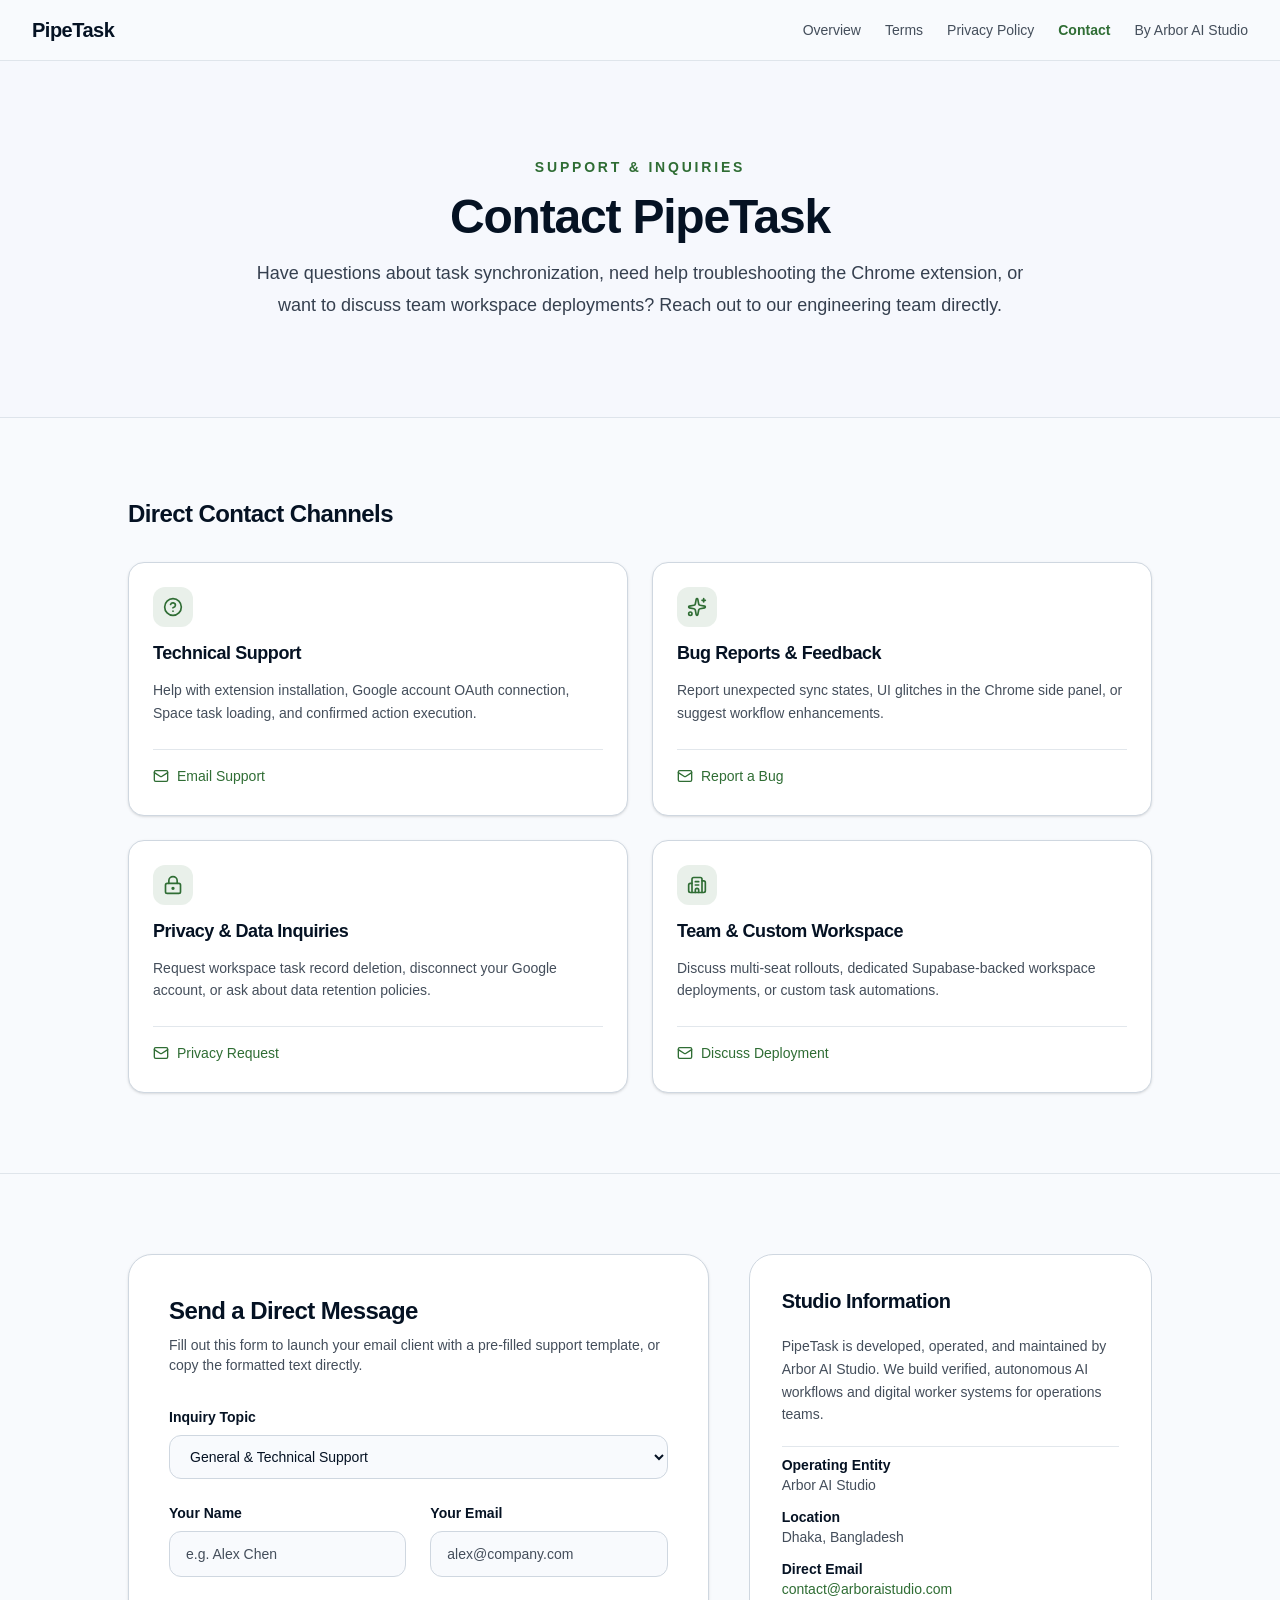
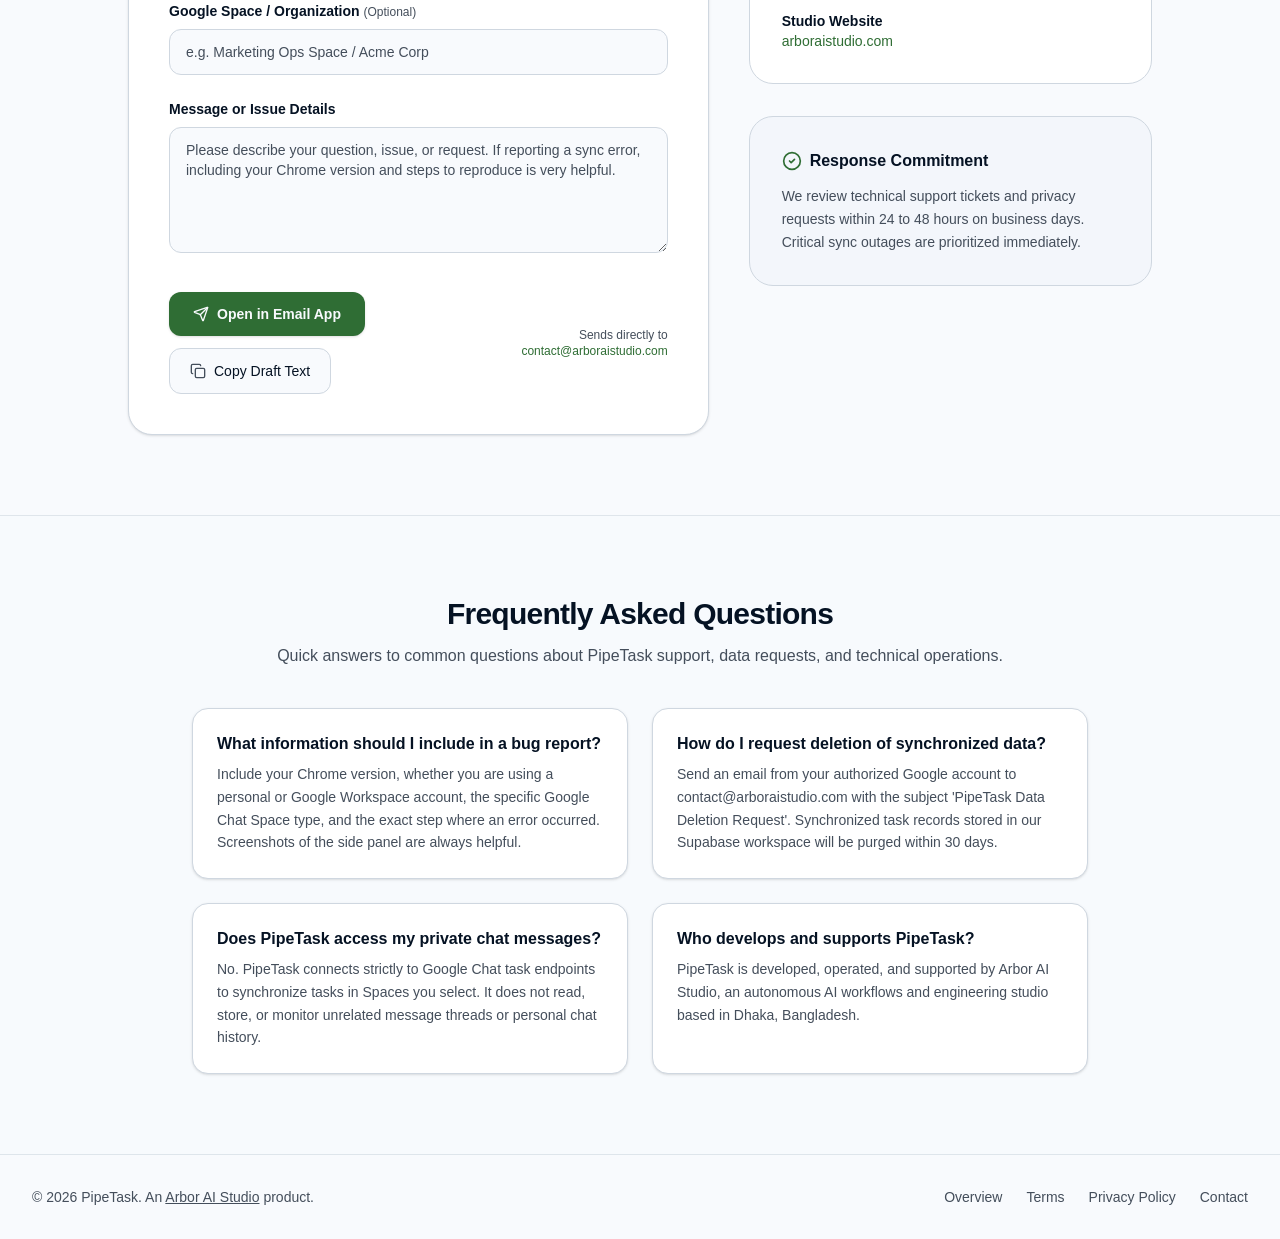
<file: contact/index.html>
<!DOCTYPE html><html lang="en"><head><meta charSet="utf-8"/><meta name="viewport" content="width=device-width, initial-scale=1"/><link rel="stylesheet" href="/_next/static/chunks/13v_6ndt1m8js.css" data-precedence="next"/><link rel="preload" as="script" fetchPriority="low" href="/_next/static/chunks/3z5q_p4msz2ha.js"/><script src="/_next/static/chunks/15orcrkp-_9ct.js" async=""></script><script src="/_next/static/chunks/2nykiepra7i1k.js" async=""></script><script src="/_next/static/chunks/0y-qmi6py9vt0.js" async=""></script><script src="/_next/static/chunks/turbopack-1_6kmb9wb6nxy.js" async=""></script><script src="/_next/static/chunks/05-c3ty_6dwfk.js" async=""></script><script src="/_next/static/chunks/14mrh2-p_w84d.js" async=""></script><script src="/_next/static/chunks/1_9zq7agosbua.js" async=""></script><title>Contact PipeTask | Support, Bug Reports &amp; Inquiries</title><meta name="description" content="Get support for the PipeTask Chrome extension, report issues, request data deletion, or discuss team workspace deployments with Arbor AI Studio."/><link rel="canonical" href="https://pipetask.arboraistudio.com/contact/"/><meta property="og:title" content="Contact PipeTask | Support, Bug Reports &amp; Inquiries"/><meta property="og:description" content="Get support for the PipeTask Chrome extension, report sync issues, request data deletion, or discuss team workspace setups."/><meta property="og:url" content="https://pipetask.arboraistudio.com/contact/"/><meta property="og:type" content="website"/><meta name="twitter:card" content="summary_large_image"/><meta name="twitter:title" content="Contact PipeTask | Support, Bug Reports &amp; Inquiries"/><meta name="twitter:description" content="Get support for the PipeTask Chrome extension, report sync issues, request data deletion, or discuss team workspace setups."/><script src="/_next/static/chunks/0cz1d0mv5g_q7.js" noModule=""></script></head><body class="antialiased min-h-screen"><div hidden=""><!--$--><!--/$--></div><script type="application/ld+json">{"@context":"https://schema.org","@type":"ContactPage","name":"Contact PipeTask","description":"Get support for the PipeTask Chrome extension, report sync issues, request data deletion, or discuss team workspace setups.","url":"https://pipetask.arboraistudio.com/contact/","mainEntity":{"@type":"Organization","name":"Arbor AI Studio","url":"https://arboraistudio.com","email":"contact@arboraistudio.com"}}</script><script type="application/ld+json">{"@context":"https://schema.org","@type":"BreadcrumbList","itemListElement":[{"@type":"ListItem","position":1,"name":"PipeTask","item":"https://pipetask.arboraistudio.com/"},{"@type":"ListItem","position":2,"name":"Contact","item":"https://pipetask.arboraistudio.com/contact/"}]}</script><div class="min-h-screen"><header class="border-b border-border/60 py-4"><div class="mx-auto w-full max-w-screen-xl px-4 md:px-8"><div class="flex items-center justify-between"><a class="text-xl font-bold tracking-tight" href="/">PipeTask</a><nav class="flex items-center gap-6 text-sm font-medium"><a class="text-muted-foreground hover:text-foreground transition-colors" href="/">Overview</a><a class="text-muted-foreground hover:text-foreground transition-colors" href="/terms/">Terms</a><a class="text-muted-foreground hover:text-foreground transition-colors" href="/privacy/">Privacy Policy</a><a class="text-primary font-semibold transition-colors" href="/contact/">Contact</a><a href="https://arboraistudio.com" target="_blank" rel="noopener noreferrer" class="text-muted-foreground hover:text-foreground transition-colors">By Arbor AI Studio</a></nav></div></div></header><section class="border-b border-border/60 py-16 md:py-24 bg-muted/20"><div class="mx-auto w-full max-w-screen-xl px-4 md:px-8"><div class="mx-auto max-w-3xl text-center space-y-4"><p class="text-sm font-semibold uppercase tracking-[0.2em] text-primary">Support &amp; Inquiries</p><h1 class="text-4xl font-bold tracking-tight md:text-5xl">Contact PipeTask</h1><p class="text-lg leading-8 text-foreground/80">Have questions about task synchronization, need help troubleshooting the Chrome extension, or want to discuss team workspace deployments? Reach out to our engineering team directly.</p></div></div></section><section class="py-16 md:py-20 border-b border-border/60"><div class="mx-auto w-full max-w-screen-xl px-4 md:px-8"><div class="mx-auto max-w-5xl"><h2 class="text-2xl font-bold tracking-tight mb-8 text-center sm:text-left">Direct Contact Channels</h2><div class="grid grid-cols-1 gap-6 sm:grid-cols-2"><div class="rounded-2xl border border-border bg-card p-6 flex flex-col justify-between hover:border-primary/50 transition-colors shadow-sm"><div class="space-y-3"><div class="inline-flex size-10 items-center justify-center rounded-xl bg-primary/10 text-primary"><svg xmlns="http://www.w3.org/2000/svg" width="24" height="24" viewBox="0 0 24 24" fill="none" stroke="currentColor" stroke-width="2" stroke-linecap="round" stroke-linejoin="round" class="lucide lucide-circle-question-mark size-5" aria-hidden="true"><circle cx="12" cy="12" r="10"></circle><path d="M9.09 9a3 3 0 0 1 5.83 1c0 2-3 3-3 3"></path><path d="M12 17h.01"></path></svg></div><h3 class="text-lg font-semibold tracking-tight">Technical Support</h3><p class="text-sm text-muted-foreground leading-relaxed">Help with extension installation, Google account OAuth connection, Space task loading, and confirmed action execution.</p></div><div class="mt-6 pt-4 border-t border-border/60"><a href="mailto:contact@arboraistudio.com?subject=PipeTask%20Technical%20Support" class="inline-flex items-center gap-2 text-sm font-medium text-primary hover:underline"><svg xmlns="http://www.w3.org/2000/svg" width="24" height="24" viewBox="0 0 24 24" fill="none" stroke="currentColor" stroke-width="2" stroke-linecap="round" stroke-linejoin="round" class="lucide lucide-mail size-4" aria-hidden="true"><path d="m22 7-8.991 5.727a2 2 0 0 1-2.009 0L2 7"></path><rect x="2" y="4" width="20" height="16" rx="2"></rect></svg>Email Support</a></div></div><div class="rounded-2xl border border-border bg-card p-6 flex flex-col justify-between hover:border-primary/50 transition-colors shadow-sm"><div class="space-y-3"><div class="inline-flex size-10 items-center justify-center rounded-xl bg-primary/10 text-primary"><svg xmlns="http://www.w3.org/2000/svg" width="24" height="24" viewBox="0 0 24 24" fill="none" stroke="currentColor" stroke-width="2" stroke-linecap="round" stroke-linejoin="round" class="lucide lucide-sparkles size-5" aria-hidden="true"><path d="M11.017 2.814a1 1 0 0 1 1.966 0l1.051 5.558a2 2 0 0 0 1.594 1.594l5.558 1.051a1 1 0 0 1 0 1.966l-5.558 1.051a2 2 0 0 0-1.594 1.594l-1.051 5.558a1 1 0 0 1-1.966 0l-1.051-5.558a2 2 0 0 0-1.594-1.594l-5.558-1.051a1 1 0 0 1 0-1.966l5.558-1.051a2 2 0 0 0 1.594-1.594z"></path><path d="M20 2v4"></path><path d="M22 4h-4"></path><circle cx="4" cy="20" r="2"></circle></svg></div><h3 class="text-lg font-semibold tracking-tight">Bug Reports &amp; Feedback</h3><p class="text-sm text-muted-foreground leading-relaxed">Report unexpected sync states, UI glitches in the Chrome side panel, or suggest workflow enhancements.</p></div><div class="mt-6 pt-4 border-t border-border/60"><a href="mailto:contact@arboraistudio.com?subject=PipeTask%20Bug%20Report" class="inline-flex items-center gap-2 text-sm font-medium text-primary hover:underline"><svg xmlns="http://www.w3.org/2000/svg" width="24" height="24" viewBox="0 0 24 24" fill="none" stroke="currentColor" stroke-width="2" stroke-linecap="round" stroke-linejoin="round" class="lucide lucide-mail size-4" aria-hidden="true"><path d="m22 7-8.991 5.727a2 2 0 0 1-2.009 0L2 7"></path><rect x="2" y="4" width="20" height="16" rx="2"></rect></svg>Report a Bug</a></div></div><div class="rounded-2xl border border-border bg-card p-6 flex flex-col justify-between hover:border-primary/50 transition-colors shadow-sm"><div class="space-y-3"><div class="inline-flex size-10 items-center justify-center rounded-xl bg-primary/10 text-primary"><svg xmlns="http://www.w3.org/2000/svg" width="24" height="24" viewBox="0 0 24 24" fill="none" stroke="currentColor" stroke-width="2" stroke-linecap="round" stroke-linejoin="round" class="lucide lucide-lock-keyhole size-5" aria-hidden="true"><circle cx="12" cy="16" r="1"></circle><rect x="3" y="10" width="18" height="12" rx="2"></rect><path d="M7 10V7a5 5 0 0 1 10 0v3"></path></svg></div><h3 class="text-lg font-semibold tracking-tight">Privacy &amp; Data Inquiries</h3><p class="text-sm text-muted-foreground leading-relaxed">Request workspace task record deletion, disconnect your Google account, or ask about data retention policies.</p></div><div class="mt-6 pt-4 border-t border-border/60"><a href="mailto:contact@arboraistudio.com?subject=PipeTask%20Data%20Request" class="inline-flex items-center gap-2 text-sm font-medium text-primary hover:underline"><svg xmlns="http://www.w3.org/2000/svg" width="24" height="24" viewBox="0 0 24 24" fill="none" stroke="currentColor" stroke-width="2" stroke-linecap="round" stroke-linejoin="round" class="lucide lucide-mail size-4" aria-hidden="true"><path d="m22 7-8.991 5.727a2 2 0 0 1-2.009 0L2 7"></path><rect x="2" y="4" width="20" height="16" rx="2"></rect></svg>Privacy Request</a></div></div><div class="rounded-2xl border border-border bg-card p-6 flex flex-col justify-between hover:border-primary/50 transition-colors shadow-sm"><div class="space-y-3"><div class="inline-flex size-10 items-center justify-center rounded-xl bg-primary/10 text-primary"><svg xmlns="http://www.w3.org/2000/svg" width="24" height="24" viewBox="0 0 24 24" fill="none" stroke="currentColor" stroke-width="2" stroke-linecap="round" stroke-linejoin="round" class="lucide lucide-building2 lucide-building-2 size-5" aria-hidden="true"><path d="M10 12h4"></path><path d="M10 8h4"></path><path d="M14 21v-3a2 2 0 0 0-4 0v3"></path><path d="M6 10H4a2 2 0 0 0-2 2v7a2 2 0 0 0 2 2h16a2 2 0 0 0 2-2V9a2 2 0 0 0-2-2h-2"></path><path d="M6 21V5a2 2 0 0 1 2-2h8a2 2 0 0 1 2 2v16"></path></svg></div><h3 class="text-lg font-semibold tracking-tight">Team &amp; Custom Workspace</h3><p class="text-sm text-muted-foreground leading-relaxed">Discuss multi-seat rollouts, dedicated Supabase-backed workspace deployments, or custom task automations.</p></div><div class="mt-6 pt-4 border-t border-border/60"><a href="mailto:contact@arboraistudio.com?subject=PipeTask%20Team%20Deployment%20Inquiry" class="inline-flex items-center gap-2 text-sm font-medium text-primary hover:underline"><svg xmlns="http://www.w3.org/2000/svg" width="24" height="24" viewBox="0 0 24 24" fill="none" stroke="currentColor" stroke-width="2" stroke-linecap="round" stroke-linejoin="round" class="lucide lucide-mail size-4" aria-hidden="true"><path d="m22 7-8.991 5.727a2 2 0 0 1-2.009 0L2 7"></path><rect x="2" y="4" width="20" height="16" rx="2"></rect></svg>Discuss Deployment</a></div></div></div></div></div></section><section class="py-16 md:py-20 border-b border-border/60"><div class="mx-auto w-full max-w-screen-xl px-4 md:px-8"><div class="mx-auto max-w-5xl grid grid-cols-1 lg:grid-cols-12 gap-10"><div class="lg:col-span-7"><div class="rounded-3xl border border-border bg-card p-6 md:p-10 shadow-sm"><div class="mb-8"><h2 class="text-2xl font-bold tracking-tight">Send a Direct Message</h2><p class="mt-2 text-sm text-muted-foreground">Fill out this form to launch your email client with a pre-filled support template, or copy the formatted text directly.</p></div><form class="space-y-6"><div><label for="topic" class="block text-sm font-semibold text-foreground mb-2">Inquiry Topic</label><select id="topic" class="w-full rounded-xl border border-border bg-background px-4 py-3 text-sm text-foreground focus:border-primary focus:outline-none focus:ring-2 focus:ring-primary/20"><option value="support" selected="">General &amp; Technical Support</option><option value="bug">Bug Report or Sync Issue</option><option value="privacy">Privacy &amp; Data Deletion</option><option value="enterprise">Team &amp; Enterprise Deployment</option><option value="other">Other Inquiries</option></select></div><div class="grid grid-cols-1 gap-6 sm:grid-cols-2"><div><label for="name" class="block text-sm font-semibold text-foreground mb-2">Your Name</label><input id="name" type="text" placeholder="e.g. Alex Chen" class="w-full rounded-xl border border-border bg-background px-4 py-3 text-sm text-foreground placeholder:text-muted-foreground focus:border-primary focus:outline-none focus:ring-2 focus:ring-primary/20" value=""/></div><div><label for="email" class="block text-sm font-semibold text-foreground mb-2">Your Email</label><input id="email" type="email" placeholder="alex@company.com" class="w-full rounded-xl border border-border bg-background px-4 py-3 text-sm text-foreground placeholder:text-muted-foreground focus:border-primary focus:outline-none focus:ring-2 focus:ring-primary/20" value=""/></div></div><div><label for="space" class="block text-sm font-semibold text-foreground mb-2">Google Space / Organization <span class="text-xs font-normal text-muted-foreground">(Optional)</span></label><input id="space" type="text" placeholder="e.g. Marketing Ops Space / Acme Corp" class="w-full rounded-xl border border-border bg-background px-4 py-3 text-sm text-foreground placeholder:text-muted-foreground focus:border-primary focus:outline-none focus:ring-2 focus:ring-primary/20" value=""/></div><div><label for="message" class="block text-sm font-semibold text-foreground mb-2">Message or Issue Details</label><textarea id="message" rows="5" required="" placeholder="Please describe your question, issue, or request. If reporting a sync error, including your Chrome version and steps to reproduce is very helpful." class="w-full rounded-xl border border-border bg-background px-4 py-3 text-sm text-foreground placeholder:text-muted-foreground focus:border-primary focus:outline-none focus:ring-2 focus:ring-primary/20"></textarea></div><div class="flex flex-col gap-3 sm:flex-row sm:items-center sm:justify-between pt-2"><div class="flex flex-wrap items-center gap-3"><button type="submit" class="inline-flex items-center justify-center gap-2 rounded-xl bg-primary px-6 py-3 text-sm font-semibold text-primary-foreground shadow-sm transition hover:opacity-90 focus:outline-none focus:ring-2 focus:ring-primary focus:ring-offset-2"><svg xmlns="http://www.w3.org/2000/svg" width="24" height="24" viewBox="0 0 24 24" fill="none" stroke="currentColor" stroke-width="2" stroke-linecap="round" stroke-linejoin="round" class="lucide lucide-send size-4" aria-hidden="true"><path d="M14.536 21.686a.5.5 0 0 0 .937-.024l6.5-19a.496.496 0 0 0-.635-.635l-19 6.5a.5.5 0 0 0-.024.937l7.93 3.18a2 2 0 0 1 1.112 1.11z"></path><path d="m21.854 2.147-10.94 10.939"></path></svg>Open in Email App</button><button type="button" class="inline-flex items-center justify-center gap-2 rounded-xl border border-border bg-background px-5 py-3 text-sm font-medium text-foreground transition hover:bg-muted focus:outline-none focus:ring-2 focus:ring-primary/20"><svg xmlns="http://www.w3.org/2000/svg" width="24" height="24" viewBox="0 0 24 24" fill="none" stroke="currentColor" stroke-width="2" stroke-linecap="round" stroke-linejoin="round" class="lucide lucide-copy size-4 text-muted-foreground" aria-hidden="true"><rect width="14" height="14" x="8" y="8" rx="2" ry="2"></rect><path d="M4 16c-1.1 0-2-.9-2-2V4c0-1.1.9-2 2-2h10c1.1 0 2 .9 2 2"></path></svg>Copy Draft Text</button></div><div class="text-xs text-muted-foreground sm:text-right">Sends directly to<!-- --> <a href="mailto:contact@arboraistudio.com" class="font-medium text-primary hover:underline">contact@arboraistudio.com</a></div></div></form></div></div><div class="lg:col-span-5 space-y-8"><div class="rounded-3xl border border-border bg-card p-6 md:p-8 space-y-5"><h3 class="text-xl font-bold tracking-tight">Studio Information</h3><p class="text-sm leading-relaxed text-muted-foreground">PipeTask is developed, operated, and maintained by Arbor AI Studio. We build verified, autonomous AI workflows and digital worker systems for operations teams.</p><div class="space-y-3 text-sm pt-2 border-t border-border/60"><div><p class="font-semibold text-foreground">Operating Entity</p><p class="text-muted-foreground">Arbor AI Studio</p></div><div><p class="font-semibold text-foreground">Location</p><p class="text-muted-foreground">Dhaka, Bangladesh</p></div><div><p class="font-semibold text-foreground">Direct Email</p><a href="mailto:contact@arboraistudio.com" class="text-primary hover:underline">contact@arboraistudio.com</a></div><div><p class="font-semibold text-foreground">Studio Website</p><a href="https://arboraistudio.com" target="_blank" rel="noopener noreferrer" class="text-primary hover:underline">arboraistudio.com</a></div></div></div><div class="rounded-3xl border border-border bg-muted/40 p-6 md:p-8 space-y-3"><div class="flex items-center gap-2 text-foreground font-semibold"><svg xmlns="http://www.w3.org/2000/svg" width="24" height="24" viewBox="0 0 24 24" fill="none" stroke="currentColor" stroke-width="2" stroke-linecap="round" stroke-linejoin="round" class="lucide lucide-circle-check size-5 text-primary" aria-hidden="true"><circle cx="12" cy="12" r="10"></circle><path d="m9 12 2 2 4-4"></path></svg>Response Commitment</div><p class="text-sm leading-relaxed text-muted-foreground">We review technical support tickets and privacy requests within 24 to 48 hours on business days. Critical sync outages are prioritized immediately.</p></div></div></div></div></section><section class="py-16 md:py-20 border-b border-border/60 bg-muted/10"><div class="mx-auto w-full max-w-screen-xl px-4 md:px-8"><div class="mx-auto max-w-4xl space-y-10"><div class="text-center space-y-3"><h2 class="text-3xl font-bold tracking-tight">Frequently Asked Questions</h2><p class="text-muted-foreground">Quick answers to common questions about PipeTask support, data requests, and technical operations.</p></div><div class="grid grid-cols-1 md:grid-cols-2 gap-6"><div class="rounded-2xl border border-border bg-card p-6 space-y-2 shadow-sm"><h3 class="font-semibold text-foreground leading-snug">What information should I include in a bug report?</h3><p class="text-sm text-muted-foreground leading-relaxed">Include your Chrome version, whether you are using a personal or Google Workspace account, the specific Google Chat Space type, and the exact step where an error occurred. Screenshots of the side panel are always helpful.</p></div><div class="rounded-2xl border border-border bg-card p-6 space-y-2 shadow-sm"><h3 class="font-semibold text-foreground leading-snug">How do I request deletion of synchronized data?</h3><p class="text-sm text-muted-foreground leading-relaxed">Send an email from your authorized Google account to contact@arboraistudio.com with the subject &#x27;PipeTask Data Deletion Request&#x27;. Synchronized task records stored in our Supabase workspace will be purged within 30 days.</p></div><div class="rounded-2xl border border-border bg-card p-6 space-y-2 shadow-sm"><h3 class="font-semibold text-foreground leading-snug">Does PipeTask access my private chat messages?</h3><p class="text-sm text-muted-foreground leading-relaxed">No. PipeTask connects strictly to Google Chat task endpoints to synchronize tasks in Spaces you select. It does not read, store, or monitor unrelated message threads or personal chat history.</p></div><div class="rounded-2xl border border-border bg-card p-6 space-y-2 shadow-sm"><h3 class="font-semibold text-foreground leading-snug">Who develops and supports PipeTask?</h3><p class="text-sm text-muted-foreground leading-relaxed">PipeTask is developed, operated, and supported by Arbor AI Studio, an autonomous AI workflows and engineering studio based in Dhaka, Bangladesh.</p></div></div></div></div></section><footer class="py-8 text-center text-sm text-muted-foreground"><div class="mx-auto w-full max-w-screen-xl px-4 md:px-8"><div class="flex flex-col items-center justify-between gap-4 sm:flex-row"><p>© <!-- -->2026<!-- --> PipeTask. An<!-- --> <a href="https://arboraistudio.com" target="_blank" rel="noopener noreferrer" class="underline hover:text-foreground">Arbor AI Studio</a> <!-- -->product.</p><div class="flex items-center gap-6"><a class="hover:text-foreground transition-colors" href="/">Overview</a><a class="hover:text-foreground transition-colors" href="/terms/">Terms</a><a class="hover:text-foreground transition-colors" href="/privacy/">Privacy Policy</a><a class="hover:text-foreground transition-colors" href="/contact/">Contact</a></div></div></div></footer></div><!--$--><!--/$--><script src="/_next/static/chunks/3z5q_p4msz2ha.js" id="_R_" async=""></script><script>(self.__next_f=self.__next_f||[]).push([0])</script><script>self.__next_f.push([1,"1:\"$Sreact.fragment\"\n2:I[39756,[\"/_next/static/chunks/05-c3ty_6dwfk.js\",\"/_next/static/chunks/14mrh2-p_w84d.js\"],\"default\"]\n3:I[37457,[\"/_next/static/chunks/05-c3ty_6dwfk.js\",\"/_next/static/chunks/14mrh2-p_w84d.js\"],\"default\"]\n4:I[22016,[\"/_next/static/chunks/05-c3ty_6dwfk.js\",\"/_next/static/chunks/14mrh2-p_w84d.js\",\"/_next/static/chunks/1_9zq7agosbua.js\"],\"\"]\ne:I[68027,[\"/_next/static/chunks/05-c3ty_6dwfk.js\",\"/_next/static/chunks/14mrh2-p_w84d.js\"],\"default\",1]\n:HL[\"/_next/static/chunks/13v_6ndt1m8js.css\",\"style\"]\n"])</script><script>self.__next_f.push([1,"0:{\"P\":null,\"c\":[\"\",\"contact\",\"\"],\"q\":\"\",\"i\":false,\"f\":[[[\"\",{\"children\":[\"contact\",{\"children\":[\"__PAGE__\",{}]}]},\"$undefined\",\"$undefined\",16],[[\"$\",\"$1\",\"c\",{\"children\":[[[\"$\",\"link\",\"0\",{\"rel\":\"stylesheet\",\"href\":\"/_next/static/chunks/13v_6ndt1m8js.css\",\"precedence\":\"next\",\"crossOrigin\":\"$undefined\",\"nonce\":\"$undefined\"}],[\"$\",\"script\",\"script-0\",{\"src\":\"/_next/static/chunks/05-c3ty_6dwfk.js\",\"async\":true,\"nonce\":\"$undefined\"}],[\"$\",\"script\",\"script-1\",{\"src\":\"/_next/static/chunks/14mrh2-p_w84d.js\",\"async\":true,\"nonce\":\"$undefined\"}]],[\"$\",\"html\",null,{\"lang\":\"en\",\"children\":[\"$\",\"body\",null,{\"className\":\"antialiased min-h-screen\",\"children\":[\"$\",\"$L2\",null,{\"parallelRouterKey\":\"children\",\"error\":\"$undefined\",\"errorStyles\":\"$undefined\",\"errorScripts\":\"$undefined\",\"template\":[\"$\",\"$L3\",null,{}],\"templateStyles\":\"$undefined\",\"templateScripts\":\"$undefined\",\"notFound\":[[[\"$\",\"title\",null,{\"children\":\"404: This page could not be found.\"}],[\"$\",\"div\",null,{\"style\":{\"fontFamily\":\"system-ui,\\\"Segoe UI\\\",Roboto,Helvetica,Arial,sans-serif,\\\"Apple Color Emoji\\\",\\\"Segoe UI Emoji\\\"\",\"height\":\"100vh\",\"textAlign\":\"center\",\"display\":\"flex\",\"flexDirection\":\"column\",\"alignItems\":\"center\",\"justifyContent\":\"center\"},\"children\":[\"$\",\"div\",null,{\"children\":[[\"$\",\"style\",null,{\"dangerouslySetInnerHTML\":{\"__html\":\"body{color:#000;background:#fff;margin:0}.next-error-h1{border-right:1px solid rgba(0,0,0,.3)}@media (prefers-color-scheme:dark){body{color:#fff;background:#000}.next-error-h1{border-right:1px solid rgba(255,255,255,.3)}}\"}}],[\"$\",\"h1\",null,{\"className\":\"next-error-h1\",\"style\":{\"display\":\"inline-block\",\"margin\":\"0 20px 0 0\",\"padding\":\"0 23px 0 0\",\"fontSize\":24,\"fontWeight\":500,\"verticalAlign\":\"top\",\"lineHeight\":\"49px\"},\"children\":404}],[\"$\",\"div\",null,{\"style\":{\"display\":\"inline-block\"},\"children\":[\"$\",\"h2\",null,{\"style\":{\"fontSize\":14,\"fontWeight\":400,\"lineHeight\":\"49px\",\"margin\":0},\"children\":\"This page could not be found.\"}]}]]}]}]],[]],\"forbidden\":\"$undefined\",\"unauthorized\":\"$undefined\"}]}]}]]}],{\"children\":[[\"$\",\"$1\",\"c\",{\"children\":[null,[\"$\",\"$L2\",null,{\"parallelRouterKey\":\"children\",\"error\":\"$undefined\",\"errorStyles\":\"$undefined\",\"errorScripts\":\"$undefined\",\"template\":[\"$\",\"$L3\",null,{}],\"templateStyles\":\"$undefined\",\"templateScripts\":\"$undefined\",\"notFound\":\"$undefined\",\"forbidden\":\"$undefined\",\"unauthorized\":\"$undefined\"}]]}],{\"children\":[[\"$\",\"$1\",\"c\",{\"children\":[[[\"$\",\"script\",null,{\"type\":\"application/ld+json\",\"dangerouslySetInnerHTML\":{\"__html\":\"{\\\"@context\\\":\\\"https://schema.org\\\",\\\"@type\\\":\\\"ContactPage\\\",\\\"name\\\":\\\"Contact PipeTask\\\",\\\"description\\\":\\\"Get support for the PipeTask Chrome extension, report sync issues, request data deletion, or discuss team workspace setups.\\\",\\\"url\\\":\\\"https://pipetask.arboraistudio.com/contact/\\\",\\\"mainEntity\\\":{\\\"@type\\\":\\\"Organization\\\",\\\"name\\\":\\\"Arbor AI Studio\\\",\\\"url\\\":\\\"https://arboraistudio.com\\\",\\\"email\\\":\\\"contact@arboraistudio.com\\\"}}\"}}],[\"$\",\"script\",null,{\"type\":\"application/ld+json\",\"dangerouslySetInnerHTML\":{\"__html\":\"{\\\"@context\\\":\\\"https://schema.org\\\",\\\"@type\\\":\\\"BreadcrumbList\\\",\\\"itemListElement\\\":[{\\\"@type\\\":\\\"ListItem\\\",\\\"position\\\":1,\\\"name\\\":\\\"PipeTask\\\",\\\"item\\\":\\\"https://pipetask.arboraistudio.com/\\\"},{\\\"@type\\\":\\\"ListItem\\\",\\\"position\\\":2,\\\"name\\\":\\\"Contact\\\",\\\"item\\\":\\\"https://pipetask.arboraistudio.com/contact/\\\"}]}\"}}],[\"$\",\"div\",null,{\"className\":\"min-h-screen\",\"children\":[[\"$\",\"header\",null,{\"className\":\"border-b border-border/60 py-4\",\"children\":[\"$\",\"div\",null,{\"className\":\"mx-auto w-full max-w-screen-xl px-4 md:px-8\",\"children\":[\"$\",\"div\",null,{\"className\":\"flex items-center justify-between\",\"children\":[[\"$\",\"$L4\",null,{\"href\":\"/\",\"className\":\"text-xl font-bold tracking-tight\",\"children\":\"PipeTask\"}],[\"$\",\"nav\",null,{\"className\":\"flex items-center gap-6 text-sm font-medium\",\"children\":[[\"$\",\"$L4\",null,{\"href\":\"/\",\"className\":\"text-muted-foreground hover:text-foreground transition-colors\",\"children\":\"Overview\"}],[\"$\",\"$L4\",null,{\"href\":\"/terms/\",\"className\":\"text-muted-foreground hover:text-foreground transition-colors\",\"children\":\"Terms\"}],[\"$\",\"$L4\",null,{\"href\":\"/privacy/\",\"className\":\"text-muted-foreground hover:text-foreground transition-colors\",\"children\":\"Privacy Policy\"}],[\"$\",\"$L4\",null,{\"href\":\"/contact/\",\"className\":\"text-primary font-semibold transition-colors\",\"children\":\"Contact\"}],[\"$\",\"a\",null,{\"href\":\"https://arboraistudio.com\",\"target\":\"_blank\",\"rel\":\"noopener noreferrer\",\"className\":\"text-muted-foreground hover:text-foreground transition-colors\",\"children\":\"By Arbor AI Studio\"}]]}]]}]}]}],\"$L5\",\"$L6\",\"$L7\",\"$L8\",\"$L9\"]}]],[\"$La\"],\"$Lb\"]}],{},null,false,null]},null,false,\"$@c\"]},null,false,null],\"$Ld\",false]],\"m\":\"$undefined\",\"G\":[\"$e\",[\"$Lf\"]],\"S\":true,\"h\":null,\"s\":\"$undefined\",\"l\":\"$undefined\",\"p\":\"$undefined\",\"d\":\"$undefined\",\"b\":\"mEfTL1JDbXqHn3j5z7Jug\"}\n"])</script><script>self.__next_f.push([1,"14:I[41680,[\"/_next/static/chunks/05-c3ty_6dwfk.js\",\"/_next/static/chunks/14mrh2-p_w84d.js\",\"/_next/static/chunks/1_9zq7agosbua.js\"],\"ContactForm\"]\n15:I[97367,[\"/_next/static/chunks/05-c3ty_6dwfk.js\",\"/_next/static/chunks/14mrh2-p_w84d.js\"],\"OutletBoundary\"]\n16:\"$Sreact.suspense\"\n19:I[97367,[\"/_next/static/chunks/05-c3ty_6dwfk.js\",\"/_next/static/chunks/14mrh2-p_w84d.js\"],\"ViewportBoundary\"]\n1b:I[97367,[\"/_next/static/chunks/05-c3ty_6dwfk.js\",\"/_next/static/chunks/14mrh2-p_w84d.js\"],\"MetadataBoundary\"]\n5:[\"$\",\"section\",null,{\"className\":\"border-b border-border/60 py-16 md:py-24 bg-muted/20\",\"children\":[\"$\",\"div\",null,{\"className\":\"mx-auto w-full max-w-screen-xl px-4 md:px-8\",\"children\":[\"$\",\"div\",null,{\"className\":\"mx-auto max-w-3xl text-center space-y-4\",\"children\":[[\"$\",\"p\",null,{\"className\":\"text-sm font-semibold uppercase tracking-[0.2em] text-primary\",\"children\":\"Support \u0026 Inquiries\"}],[\"$\",\"h1\",null,{\"className\":\"text-4xl font-bold tracking-tight md:text-5xl\",\"children\":\"Contact PipeTask\"}],[\"$\",\"p\",null,{\"className\":\"text-lg leading-8 text-foreground/80\",\"children\":\"Have questions about task synchronization, need help troubleshooting the Chrome extension, or want to discuss team workspace deployments? Reach out to our engineering team directly.\"}]]}]}]}]\n"])</script><script>self.__next_f.push([1,"6:[\"$\",\"section\",null,{\"className\":\"py-16 md:py-20 border-b border-border/60\",\"children\":[\"$\",\"div\",null,{\"className\":\"mx-auto w-full max-w-screen-xl px-4 md:px-8\",\"children\":[\"$\",\"div\",null,{\"className\":\"mx-auto max-w-5xl\",\"children\":[[\"$\",\"h2\",null,{\"className\":\"text-2xl font-bold tracking-tight mb-8 text-center sm:text-left\",\"children\":\"Direct Contact Channels\"}],[\"$\",\"div\",null,{\"className\":\"grid grid-cols-1 gap-6 sm:grid-cols-2\",\"children\":[[\"$\",\"div\",\"Technical Support\",{\"className\":\"rounded-2xl border border-border bg-card p-6 flex flex-col justify-between hover:border-primary/50 transition-colors shadow-sm\",\"children\":[[\"$\",\"div\",null,{\"className\":\"space-y-3\",\"children\":[[\"$\",\"div\",null,{\"className\":\"inline-flex size-10 items-center justify-center rounded-xl bg-primary/10 text-primary\",\"children\":[\"$\",\"svg\",null,{\"ref\":\"$undefined\",\"xmlns\":\"http://www.w3.org/2000/svg\",\"width\":24,\"height\":24,\"viewBox\":\"0 0 24 24\",\"fill\":\"none\",\"stroke\":\"currentColor\",\"strokeWidth\":2,\"strokeLinecap\":\"round\",\"strokeLinejoin\":\"round\",\"className\":\"lucide lucide-circle-question-mark size-5\",\"aria-hidden\":\"true\",\"children\":[[\"$\",\"circle\",\"1mglay\",{\"cx\":\"12\",\"cy\":\"12\",\"r\":\"10\"}],[\"$\",\"path\",\"1u773s\",{\"d\":\"M9.09 9a3 3 0 0 1 5.83 1c0 2-3 3-3 3\"}],[\"$\",\"path\",\"p32p05\",{\"d\":\"M12 17h.01\"}],\"$undefined\"]}]}],[\"$\",\"h3\",null,{\"className\":\"text-lg font-semibold tracking-tight\",\"children\":\"Technical Support\"}],[\"$\",\"p\",null,{\"className\":\"text-sm text-muted-foreground leading-relaxed\",\"children\":\"Help with extension installation, Google account OAuth connection, Space task loading, and confirmed action execution.\"}]]}],[\"$\",\"div\",null,{\"className\":\"mt-6 pt-4 border-t border-border/60\",\"children\":[\"$\",\"a\",null,{\"href\":\"mailto:contact@arboraistudio.com?subject=PipeTask%20Technical%20Support\",\"className\":\"inline-flex items-center gap-2 text-sm font-medium text-primary hover:underline\",\"children\":[[\"$\",\"svg\",null,{\"ref\":\"$undefined\",\"xmlns\":\"http://www.w3.org/2000/svg\",\"width\":24,\"height\":24,\"viewBox\":\"0 0 24 24\",\"fill\":\"none\",\"stroke\":\"currentColor\",\"strokeWidth\":2,\"strokeLinecap\":\"round\",\"strokeLinejoin\":\"round\",\"className\":\"lucide lucide-mail size-4\",\"aria-hidden\":\"true\",\"children\":[[\"$\",\"path\",\"132q7q\",{\"d\":\"m22 7-8.991 5.727a2 2 0 0 1-2.009 0L2 7\"}],[\"$\",\"rect\",\"izxlao\",{\"x\":\"2\",\"y\":\"4\",\"width\":\"20\",\"height\":\"16\",\"rx\":\"2\"}],\"$undefined\"]}],\"Email Support\"]}]}]]}],[\"$\",\"div\",\"Bug Reports \u0026 Feedback\",{\"className\":\"rounded-2xl border border-border bg-card p-6 flex flex-col justify-between hover:border-primary/50 transition-colors shadow-sm\",\"children\":[[\"$\",\"div\",null,{\"className\":\"space-y-3\",\"children\":[[\"$\",\"div\",null,{\"className\":\"inline-flex size-10 items-center justify-center rounded-xl bg-primary/10 text-primary\",\"children\":[\"$\",\"svg\",null,{\"ref\":\"$undefined\",\"xmlns\":\"http://www.w3.org/2000/svg\",\"width\":24,\"height\":24,\"viewBox\":\"0 0 24 24\",\"fill\":\"none\",\"stroke\":\"currentColor\",\"strokeWidth\":2,\"strokeLinecap\":\"round\",\"strokeLinejoin\":\"round\",\"className\":\"lucide lucide-sparkles size-5\",\"aria-hidden\":\"true\",\"children\":[[\"$\",\"path\",\"1s2grr\",{\"d\":\"M11.017 2.814a1 1 0 0 1 1.966 0l1.051 5.558a2 2 0 0 0 1.594 1.594l5.558 1.051a1 1 0 0 1 0 1.966l-5.558 1.051a2 2 0 0 0-1.594 1.594l-1.051 5.558a1 1 0 0 1-1.966 0l-1.051-5.558a2 2 0 0 0-1.594-1.594l-5.558-1.051a1 1 0 0 1 0-1.966l5.558-1.051a2 2 0 0 0 1.594-1.594z\"}],[\"$\",\"path\",\"1rf3ol\",{\"d\":\"M20 2v4\"}],[\"$\",\"path\",\"gwowj6\",{\"d\":\"M22 4h-4\"}],[\"$\",\"circle\",\"6kqj1y\",{\"cx\":\"4\",\"cy\":\"20\",\"r\":\"2\"}],\"$undefined\"]}]}],[\"$\",\"h3\",null,{\"className\":\"text-lg font-semibold tracking-tight\",\"children\":\"Bug Reports \u0026 Feedback\"}],[\"$\",\"p\",null,{\"className\":\"text-sm text-muted-foreground leading-relaxed\",\"children\":\"Report unexpected sync states, UI glitches in the Chrome side panel, or suggest workflow enhancements.\"}]]}],[\"$\",\"div\",null,{\"className\":\"mt-6 pt-4 border-t border-border/60\",\"children\":[\"$\",\"a\",null,{\"href\":\"mailto:contact@arboraistudio.com?subject=PipeTask%20Bug%20Report\",\"className\":\"inline-flex items-center gap-2 text-sm font-medium text-primary hover:underline\",\"children\":[[\"$\",\"svg\",null,{\"ref\":\"$undefined\",\"xmlns\":\"http://www.w3.org/2000/svg\",\"width\":24,\"height\":24,\"viewBox\":\"0 0 24 24\",\"fill\":\"none\",\"stroke\":\"currentColor\",\"strokeWidth\":2,\"strokeLinecap\":\"round\",\"strokeLinejoin\":\"round\",\"className\":\"lucide lucide-mail size-4\",\"aria-hidden\":\"true\",\"children\":[\"$L10\",\"$L11\",\"$undefined\"]}],\"Report a Bug\"]}]}]]}],\"$L12\",\"$L13\"]}]]}]}]}]\n"])</script><script>self.__next_f.push([1,"7:[\"$\",\"section\",null,{\"className\":\"py-16 md:py-20 border-b border-border/60\",\"children\":[\"$\",\"div\",null,{\"className\":\"mx-auto w-full max-w-screen-xl px-4 md:px-8\",\"children\":[\"$\",\"div\",null,{\"className\":\"mx-auto max-w-5xl grid grid-cols-1 lg:grid-cols-12 gap-10\",\"children\":[[\"$\",\"div\",null,{\"className\":\"lg:col-span-7\",\"children\":[\"$\",\"$L14\",null,{}]}],[\"$\",\"div\",null,{\"className\":\"lg:col-span-5 space-y-8\",\"children\":[[\"$\",\"div\",null,{\"className\":\"rounded-3xl border border-border bg-card p-6 md:p-8 space-y-5\",\"children\":[[\"$\",\"h3\",null,{\"className\":\"text-xl font-bold tracking-tight\",\"children\":\"Studio Information\"}],[\"$\",\"p\",null,{\"className\":\"text-sm leading-relaxed text-muted-foreground\",\"children\":\"PipeTask is developed, operated, and maintained by Arbor AI Studio. We build verified, autonomous AI workflows and digital worker systems for operations teams.\"}],[\"$\",\"div\",null,{\"className\":\"space-y-3 text-sm pt-2 border-t border-border/60\",\"children\":[[\"$\",\"div\",null,{\"children\":[[\"$\",\"p\",null,{\"className\":\"font-semibold text-foreground\",\"children\":\"Operating Entity\"}],[\"$\",\"p\",null,{\"className\":\"text-muted-foreground\",\"children\":\"Arbor AI Studio\"}]]}],[\"$\",\"div\",null,{\"children\":[[\"$\",\"p\",null,{\"className\":\"font-semibold text-foreground\",\"children\":\"Location\"}],[\"$\",\"p\",null,{\"className\":\"text-muted-foreground\",\"children\":\"Dhaka, Bangladesh\"}]]}],[\"$\",\"div\",null,{\"children\":[[\"$\",\"p\",null,{\"className\":\"font-semibold text-foreground\",\"children\":\"Direct Email\"}],[\"$\",\"a\",null,{\"href\":\"mailto:contact@arboraistudio.com\",\"className\":\"text-primary hover:underline\",\"children\":\"contact@arboraistudio.com\"}]]}],[\"$\",\"div\",null,{\"children\":[[\"$\",\"p\",null,{\"className\":\"font-semibold text-foreground\",\"children\":\"Studio Website\"}],[\"$\",\"a\",null,{\"href\":\"https://arboraistudio.com\",\"target\":\"_blank\",\"rel\":\"noopener noreferrer\",\"className\":\"text-primary hover:underline\",\"children\":\"arboraistudio.com\"}]]}]]}]]}],[\"$\",\"div\",null,{\"className\":\"rounded-3xl border border-border bg-muted/40 p-6 md:p-8 space-y-3\",\"children\":[[\"$\",\"div\",null,{\"className\":\"flex items-center gap-2 text-foreground font-semibold\",\"children\":[[\"$\",\"svg\",null,{\"ref\":\"$undefined\",\"xmlns\":\"http://www.w3.org/2000/svg\",\"width\":24,\"height\":24,\"viewBox\":\"0 0 24 24\",\"fill\":\"none\",\"stroke\":\"currentColor\",\"strokeWidth\":2,\"strokeLinecap\":\"round\",\"strokeLinejoin\":\"round\",\"className\":\"lucide lucide-circle-check size-5 text-primary\",\"aria-hidden\":\"true\",\"children\":[[\"$\",\"circle\",\"1mglay\",{\"cx\":\"12\",\"cy\":\"12\",\"r\":\"10\"}],[\"$\",\"path\",\"dzmm74\",{\"d\":\"m9 12 2 2 4-4\"}],\"$undefined\"]}],\"Response Commitment\"]}],[\"$\",\"p\",null,{\"className\":\"text-sm leading-relaxed text-muted-foreground\",\"children\":\"We review technical support tickets and privacy requests within 24 to 48 hours on business days. Critical sync outages are prioritized immediately.\"}]]}]]}]]}]}]}]\n"])</script><script>self.__next_f.push([1,"8:[\"$\",\"section\",null,{\"className\":\"py-16 md:py-20 border-b border-border/60 bg-muted/10\",\"children\":[\"$\",\"div\",null,{\"className\":\"mx-auto w-full max-w-screen-xl px-4 md:px-8\",\"children\":[\"$\",\"div\",null,{\"className\":\"mx-auto max-w-4xl space-y-10\",\"children\":[[\"$\",\"div\",null,{\"className\":\"text-center space-y-3\",\"children\":[[\"$\",\"h2\",null,{\"className\":\"text-3xl font-bold tracking-tight\",\"children\":\"Frequently Asked Questions\"}],[\"$\",\"p\",null,{\"className\":\"text-muted-foreground\",\"children\":\"Quick answers to common questions about PipeTask support, data requests, and technical operations.\"}]]}],[\"$\",\"div\",null,{\"className\":\"grid grid-cols-1 md:grid-cols-2 gap-6\",\"children\":[[\"$\",\"div\",\"What information should I include in a bug report?\",{\"className\":\"rounded-2xl border border-border bg-card p-6 space-y-2 shadow-sm\",\"children\":[[\"$\",\"h3\",null,{\"className\":\"font-semibold text-foreground leading-snug\",\"children\":\"What information should I include in a bug report?\"}],[\"$\",\"p\",null,{\"className\":\"text-sm text-muted-foreground leading-relaxed\",\"children\":\"Include your Chrome version, whether you are using a personal or Google Workspace account, the specific Google Chat Space type, and the exact step where an error occurred. Screenshots of the side panel are always helpful.\"}]]}],[\"$\",\"div\",\"How do I request deletion of synchronized data?\",{\"className\":\"rounded-2xl border border-border bg-card p-6 space-y-2 shadow-sm\",\"children\":[[\"$\",\"h3\",null,{\"className\":\"font-semibold text-foreground leading-snug\",\"children\":\"How do I request deletion of synchronized data?\"}],[\"$\",\"p\",null,{\"className\":\"text-sm text-muted-foreground leading-relaxed\",\"children\":\"Send an email from your authorized Google account to contact@arboraistudio.com with the subject 'PipeTask Data Deletion Request'. Synchronized task records stored in our Supabase workspace will be purged within 30 days.\"}]]}],[\"$\",\"div\",\"Does PipeTask access my private chat messages?\",{\"className\":\"rounded-2xl border border-border bg-card p-6 space-y-2 shadow-sm\",\"children\":[[\"$\",\"h3\",null,{\"className\":\"font-semibold text-foreground leading-snug\",\"children\":\"Does PipeTask access my private chat messages?\"}],[\"$\",\"p\",null,{\"className\":\"text-sm text-muted-foreground leading-relaxed\",\"children\":\"No. PipeTask connects strictly to Google Chat task endpoints to synchronize tasks in Spaces you select. It does not read, store, or monitor unrelated message threads or personal chat history.\"}]]}],[\"$\",\"div\",\"Who develops and supports PipeTask?\",{\"className\":\"rounded-2xl border border-border bg-card p-6 space-y-2 shadow-sm\",\"children\":[[\"$\",\"h3\",null,{\"className\":\"font-semibold text-foreground leading-snug\",\"children\":\"Who develops and supports PipeTask?\"}],[\"$\",\"p\",null,{\"className\":\"text-sm text-muted-foreground leading-relaxed\",\"children\":\"PipeTask is developed, operated, and supported by Arbor AI Studio, an autonomous AI workflows and engineering studio based in Dhaka, Bangladesh.\"}]]}]]}]]}]}]}]\n"])</script><script>self.__next_f.push([1,"9:[\"$\",\"footer\",null,{\"className\":\"py-8 text-center text-sm text-muted-foreground\",\"children\":[\"$\",\"div\",null,{\"className\":\"mx-auto w-full max-w-screen-xl px-4 md:px-8\",\"children\":[\"$\",\"div\",null,{\"className\":\"flex flex-col items-center justify-between gap-4 sm:flex-row\",\"children\":[[\"$\",\"p\",null,{\"children\":[\"© \",2026,\" PipeTask. An\",\" \",[\"$\",\"a\",null,{\"href\":\"https://arboraistudio.com\",\"target\":\"_blank\",\"rel\":\"noopener noreferrer\",\"className\":\"underline hover:text-foreground\",\"children\":\"Arbor AI Studio\"}],\" \",\"product.\"]}],[\"$\",\"div\",null,{\"className\":\"flex items-center gap-6\",\"children\":[[\"$\",\"$L4\",null,{\"href\":\"/\",\"className\":\"hover:text-foreground transition-colors\",\"children\":\"Overview\"}],[\"$\",\"$L4\",null,{\"href\":\"/terms/\",\"className\":\"hover:text-foreground transition-colors\",\"children\":\"Terms\"}],[\"$\",\"$L4\",null,{\"href\":\"/privacy/\",\"className\":\"hover:text-foreground transition-colors\",\"children\":\"Privacy Policy\"}],[\"$\",\"$L4\",null,{\"href\":\"/contact/\",\"className\":\"hover:text-foreground transition-colors\",\"children\":\"Contact\"}]]}]]}]}]}]\na:[\"$\",\"script\",\"script-0\",{\"src\":\"/_next/static/chunks/1_9zq7agosbua.js\",\"async\":true,\"nonce\":\"$undefined\"}]\nb:[\"$\",\"$L15\",null,{\"children\":[\"$\",\"$16\",null,{\"name\":\"Next.MetadataOutlet\",\"children\":\"$@17\"}]}]\n18:[]\nc:\"$W18\"\nd:[\"$\",\"$1\",\"h\",{\"children\":[null,[\"$\",\"$L19\",null,{\"children\":\"$L1a\"}],[\"$\",\"div\",null,{\"hidden\":true,\"children\":[\"$\",\"$L1b\",null,{\"children\":[\"$\",\"$16\",null,{\"name\":\"Next.Metadata\",\"children\":\"$L1c\"}]}]}],null]}]\nf:[\"$\",\"link\",\"0\",{\"rel\":\"stylesheet\",\"href\":\"/_next/static/chunks/13v_6ndt1m8js.css\",\"precedence\":\"next\",\"crossOrigin\":\"$undefined\",\"nonce\":\"$undefined\"}]\n"])</script><script>self.__next_f.push([1,"10:[\"$\",\"path\",\"132q7q\",{\"d\":\"m22 7-8.991 5.727a2 2 0 0 1-2.009 0L2 7\"}]\n11:[\"$\",\"rect\",\"izxlao\",{\"x\":\"2\",\"y\":\"4\",\"width\":\"20\",\"height\":\"16\",\"rx\":\"2\"}]\n"])</script><script>self.__next_f.push([1,"12:[\"$\",\"div\",\"Privacy \u0026 Data Inquiries\",{\"className\":\"rounded-2xl border border-border bg-card p-6 flex flex-col justify-between hover:border-primary/50 transition-colors shadow-sm\",\"children\":[[\"$\",\"div\",null,{\"className\":\"space-y-3\",\"children\":[[\"$\",\"div\",null,{\"className\":\"inline-flex size-10 items-center justify-center rounded-xl bg-primary/10 text-primary\",\"children\":[\"$\",\"svg\",null,{\"ref\":\"$undefined\",\"xmlns\":\"http://www.w3.org/2000/svg\",\"width\":24,\"height\":24,\"viewBox\":\"0 0 24 24\",\"fill\":\"none\",\"stroke\":\"currentColor\",\"strokeWidth\":2,\"strokeLinecap\":\"round\",\"strokeLinejoin\":\"round\",\"className\":\"lucide lucide-lock-keyhole size-5\",\"aria-hidden\":\"true\",\"children\":[[\"$\",\"circle\",\"1au0dj\",{\"cx\":\"12\",\"cy\":\"16\",\"r\":\"1\"}],[\"$\",\"rect\",\"6s8ecr\",{\"x\":\"3\",\"y\":\"10\",\"width\":\"18\",\"height\":\"12\",\"rx\":\"2\"}],[\"$\",\"path\",\"1pqi11\",{\"d\":\"M7 10V7a5 5 0 0 1 10 0v3\"}],\"$undefined\"]}]}],[\"$\",\"h3\",null,{\"className\":\"text-lg font-semibold tracking-tight\",\"children\":\"Privacy \u0026 Data Inquiries\"}],[\"$\",\"p\",null,{\"className\":\"text-sm text-muted-foreground leading-relaxed\",\"children\":\"Request workspace task record deletion, disconnect your Google account, or ask about data retention policies.\"}]]}],[\"$\",\"div\",null,{\"className\":\"mt-6 pt-4 border-t border-border/60\",\"children\":[\"$\",\"a\",null,{\"href\":\"mailto:contact@arboraistudio.com?subject=PipeTask%20Data%20Request\",\"className\":\"inline-flex items-center gap-2 text-sm font-medium text-primary hover:underline\",\"children\":[[\"$\",\"svg\",null,{\"ref\":\"$undefined\",\"xmlns\":\"http://www.w3.org/2000/svg\",\"width\":24,\"height\":24,\"viewBox\":\"0 0 24 24\",\"fill\":\"none\",\"stroke\":\"currentColor\",\"strokeWidth\":2,\"strokeLinecap\":\"round\",\"strokeLinejoin\":\"round\",\"className\":\"lucide lucide-mail size-4\",\"aria-hidden\":\"true\",\"children\":[[\"$\",\"path\",\"132q7q\",{\"d\":\"m22 7-8.991 5.727a2 2 0 0 1-2.009 0L2 7\"}],[\"$\",\"rect\",\"izxlao\",{\"x\":\"2\",\"y\":\"4\",\"width\":\"20\",\"height\":\"16\",\"rx\":\"2\"}],\"$undefined\"]}],\"Privacy Request\"]}]}]]}]\n"])</script><script>self.__next_f.push([1,"13:[\"$\",\"div\",\"Team \u0026 Custom Workspace\",{\"className\":\"rounded-2xl border border-border bg-card p-6 flex flex-col justify-between hover:border-primary/50 transition-colors shadow-sm\",\"children\":[[\"$\",\"div\",null,{\"className\":\"space-y-3\",\"children\":[[\"$\",\"div\",null,{\"className\":\"inline-flex size-10 items-center justify-center rounded-xl bg-primary/10 text-primary\",\"children\":[\"$\",\"svg\",null,{\"ref\":\"$undefined\",\"xmlns\":\"http://www.w3.org/2000/svg\",\"width\":24,\"height\":24,\"viewBox\":\"0 0 24 24\",\"fill\":\"none\",\"stroke\":\"currentColor\",\"strokeWidth\":2,\"strokeLinecap\":\"round\",\"strokeLinejoin\":\"round\",\"className\":\"lucide lucide-building2 lucide-building-2 size-5\",\"aria-hidden\":\"true\",\"children\":[[\"$\",\"path\",\"a56b0p\",{\"d\":\"M10 12h4\"}],[\"$\",\"path\",\"1sr2af\",{\"d\":\"M10 8h4\"}],[\"$\",\"path\",\"1rgiei\",{\"d\":\"M14 21v-3a2 2 0 0 0-4 0v3\"}],[\"$\",\"path\",\"secmi2\",{\"d\":\"M6 10H4a2 2 0 0 0-2 2v7a2 2 0 0 0 2 2h16a2 2 0 0 0 2-2V9a2 2 0 0 0-2-2h-2\"}],[\"$\",\"path\",\"16ra0t\",{\"d\":\"M6 21V5a2 2 0 0 1 2-2h8a2 2 0 0 1 2 2v16\"}],\"$undefined\"]}]}],[\"$\",\"h3\",null,{\"className\":\"text-lg font-semibold tracking-tight\",\"children\":\"Team \u0026 Custom Workspace\"}],[\"$\",\"p\",null,{\"className\":\"text-sm text-muted-foreground leading-relaxed\",\"children\":\"Discuss multi-seat rollouts, dedicated Supabase-backed workspace deployments, or custom task automations.\"}]]}],[\"$\",\"div\",null,{\"className\":\"mt-6 pt-4 border-t border-border/60\",\"children\":[\"$\",\"a\",null,{\"href\":\"mailto:contact@arboraistudio.com?subject=PipeTask%20Team%20Deployment%20Inquiry\",\"className\":\"inline-flex items-center gap-2 text-sm font-medium text-primary hover:underline\",\"children\":[[\"$\",\"svg\",null,{\"ref\":\"$undefined\",\"xmlns\":\"http://www.w3.org/2000/svg\",\"width\":24,\"height\":24,\"viewBox\":\"0 0 24 24\",\"fill\":\"none\",\"stroke\":\"currentColor\",\"strokeWidth\":2,\"strokeLinecap\":\"round\",\"strokeLinejoin\":\"round\",\"className\":\"lucide lucide-mail size-4\",\"aria-hidden\":\"true\",\"children\":[[\"$\",\"path\",\"132q7q\",{\"d\":\"m22 7-8.991 5.727a2 2 0 0 1-2.009 0L2 7\"}],[\"$\",\"rect\",\"izxlao\",{\"x\":\"2\",\"y\":\"4\",\"width\":\"20\",\"height\":\"16\",\"rx\":\"2\"}],\"$undefined\"]}],\"Discuss Deployment\"]}]}]]}]\n"])</script><script>self.__next_f.push([1,"1a:[[\"$\",\"meta\",\"0\",{\"charSet\":\"utf-8\"}],[\"$\",\"meta\",\"1\",{\"name\":\"viewport\",\"content\":\"width=device-width, initial-scale=1\"}]]\n"])</script><script>self.__next_f.push([1,"17:null\n1c:[[\"$\",\"title\",\"0\",{\"children\":\"Contact PipeTask | Support, Bug Reports \u0026 Inquiries\"}],[\"$\",\"meta\",\"1\",{\"name\":\"description\",\"content\":\"Get support for the PipeTask Chrome extension, report issues, request data deletion, or discuss team workspace deployments with Arbor AI Studio.\"}],[\"$\",\"link\",\"2\",{\"rel\":\"canonical\",\"href\":\"https://pipetask.arboraistudio.com/contact/\"}],[\"$\",\"meta\",\"3\",{\"property\":\"og:title\",\"content\":\"Contact PipeTask | Support, Bug Reports \u0026 Inquiries\"}],[\"$\",\"meta\",\"4\",{\"property\":\"og:description\",\"content\":\"Get support for the PipeTask Chrome extension, report sync issues, request data deletion, or discuss team workspace setups.\"}],[\"$\",\"meta\",\"5\",{\"property\":\"og:url\",\"content\":\"https://pipetask.arboraistudio.com/contact/\"}],[\"$\",\"meta\",\"6\",{\"property\":\"og:type\",\"content\":\"website\"}],[\"$\",\"meta\",\"7\",{\"name\":\"twitter:card\",\"content\":\"summary_large_image\"}],[\"$\",\"meta\",\"8\",{\"name\":\"twitter:title\",\"content\":\"Contact PipeTask | Support, Bug Reports \u0026 Inquiries\"}],[\"$\",\"meta\",\"9\",{\"name\":\"twitter:description\",\"content\":\"Get support for the PipeTask Chrome extension, report sync issues, request data deletion, or discuss team workspace setups.\"}]]\n"])</script></body></html>
</file>
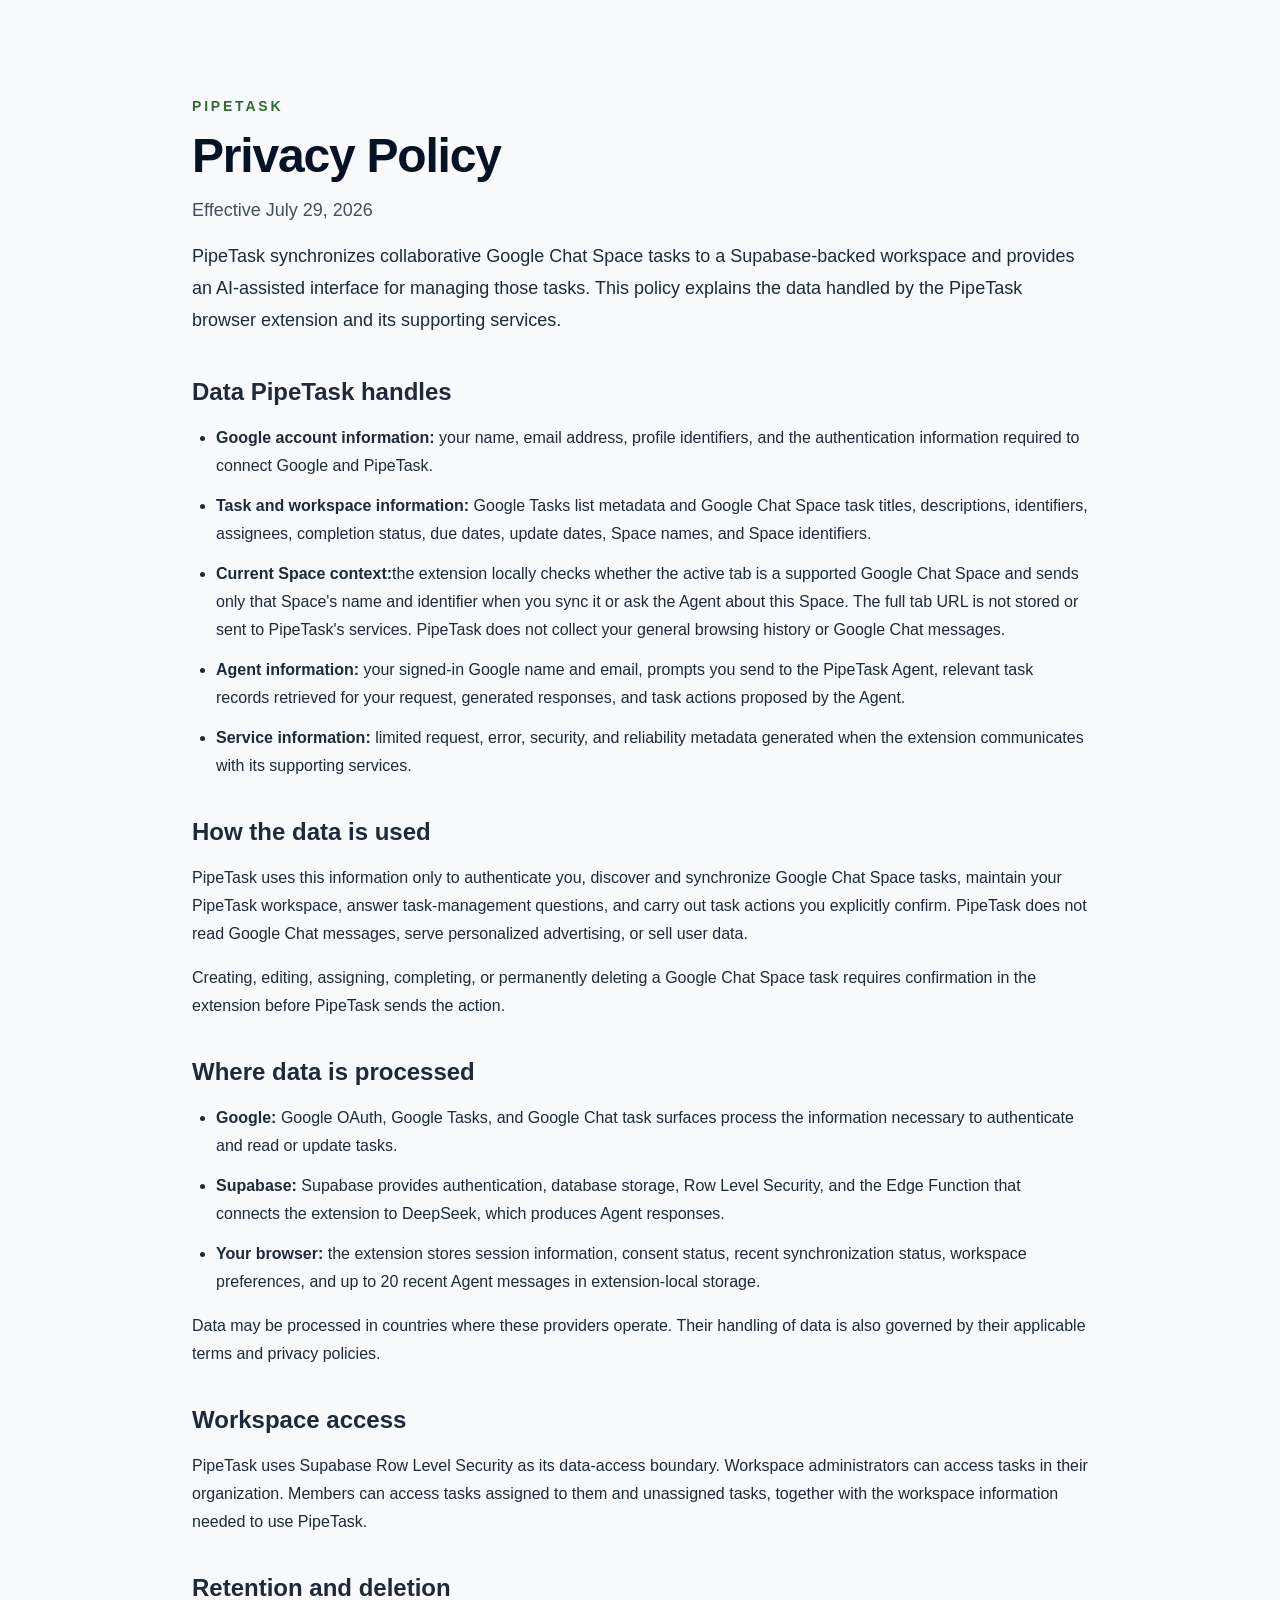
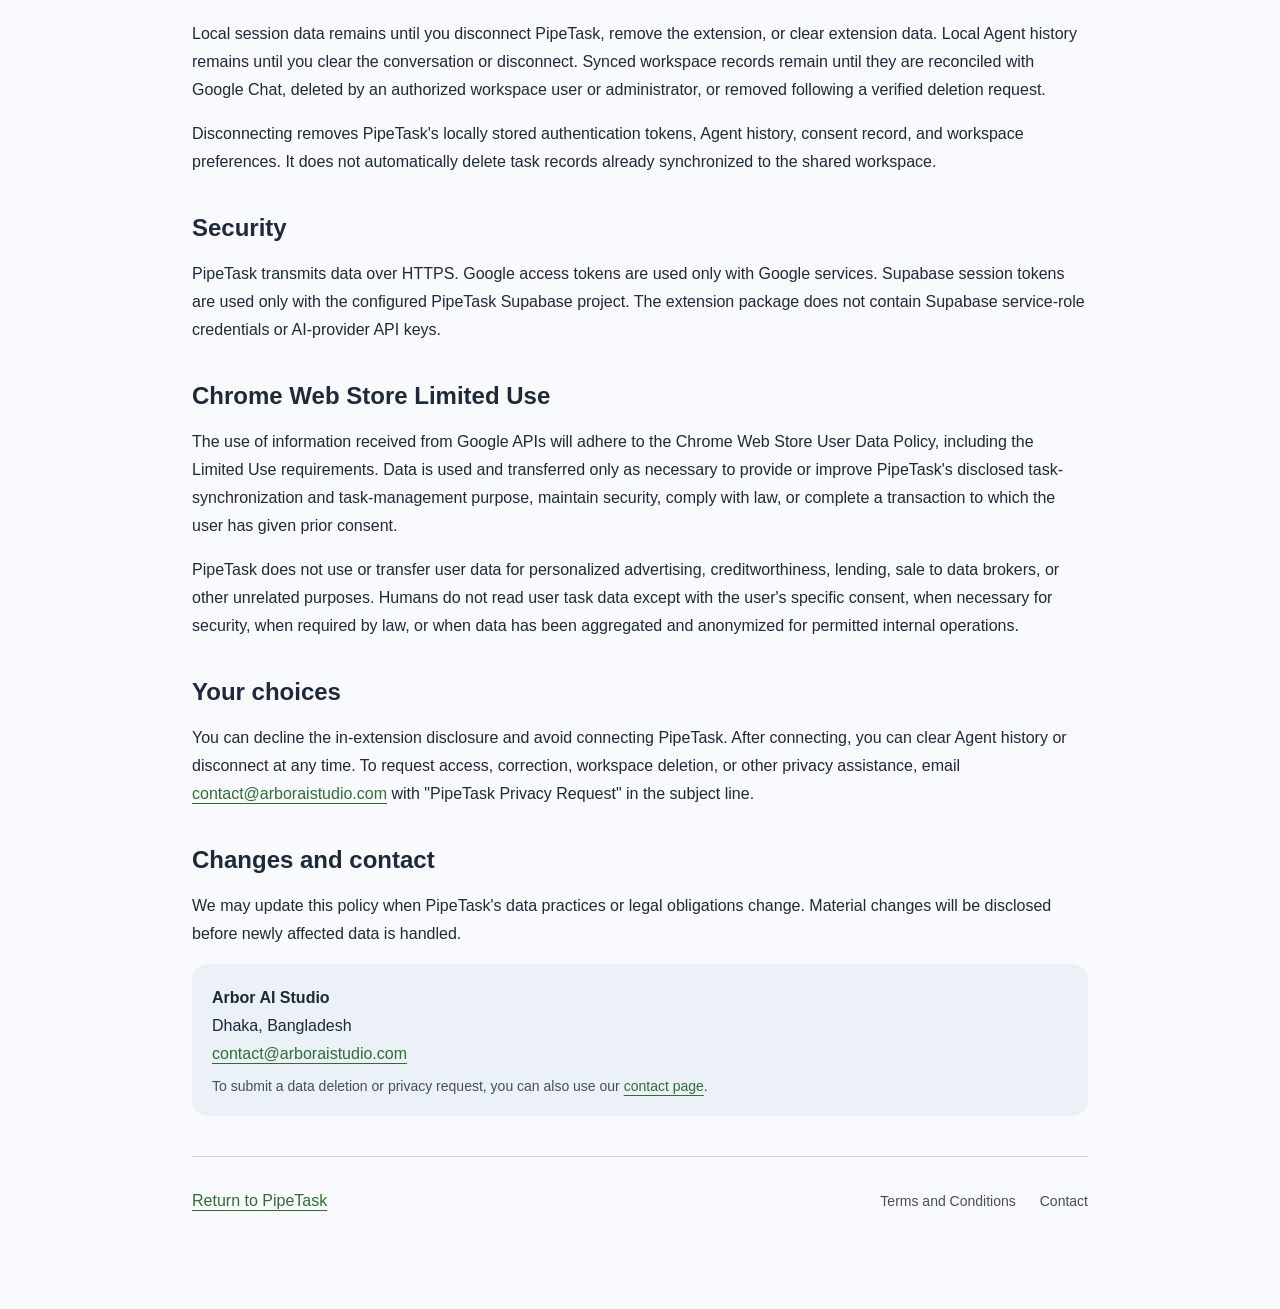
<file: privacy/index.html>
<!DOCTYPE html><html lang="en"><head><meta charSet="utf-8"/><meta name="viewport" content="width=device-width, initial-scale=1"/><link rel="stylesheet" href="/_next/static/chunks/13v_6ndt1m8js.css" data-precedence="next"/><link rel="preload" as="script" fetchPriority="low" href="/_next/static/chunks/3z5q_p4msz2ha.js"/><script src="/_next/static/chunks/15orcrkp-_9ct.js" async=""></script><script src="/_next/static/chunks/2nykiepra7i1k.js" async=""></script><script src="/_next/static/chunks/0y-qmi6py9vt0.js" async=""></script><script src="/_next/static/chunks/turbopack-1_6kmb9wb6nxy.js" async=""></script><script src="/_next/static/chunks/05-c3ty_6dwfk.js" async=""></script><script src="/_next/static/chunks/14mrh2-p_w84d.js" async=""></script><script src="/_next/static/chunks/1rxncug86bump.js" async=""></script><title>PipeTask Privacy Policy | Arbor AI Studio</title><meta name="description" content="Learn how the PipeTask Chrome extension handles Google account, Google Chat Space task, workspace, and Agent data."/><link rel="canonical" href="https://pipetask.arboraistudio.com/privacy/"/><meta property="og:title" content="PipeTask Privacy Policy | Arbor AI Studio"/><meta property="og:description" content="How PipeTask handles Google account, Space task, workspace, and Agent data."/><meta property="og:url" content="https://pipetask.arboraistudio.com/privacy/"/><meta property="og:type" content="website"/><meta name="twitter:card" content="summary_large_image"/><meta name="twitter:title" content="PipeTask Privacy Policy | Arbor AI Studio"/><meta name="twitter:description" content="How PipeTask handles Google account, Space task, workspace, and Agent data."/><script src="/_next/static/chunks/0cz1d0mv5g_q7.js" noModule=""></script></head><body class="antialiased min-h-screen"><div hidden=""><!--$--><!--/$--></div><script type="application/ld+json">{"@context":"https://schema.org","@type":"BreadcrumbList","itemListElement":[{"@type":"ListItem","position":1,"name":"PipeTask","item":"https://pipetask.arboraistudio.com/"},{"@type":"ListItem","position":2,"name":"Privacy Policy","item":"https://pipetask.arboraistudio.com/privacy/"}]}</script><div class="py-20 md:py-24"><div class="mx-auto w-full max-w-screen-xl px-4 md:px-8"><article class="mx-auto max-w-4xl space-y-10"><header class="space-y-4"><p class="text-sm font-semibold uppercase tracking-[0.2em] text-primary">PipeTask</p><h1 class="text-4xl font-bold tracking-tight md:text-5xl">Privacy Policy</h1><p class="text-lg text-muted-foreground">Effective July 29, 2026</p><p class="text-lg leading-8 text-foreground/90">PipeTask synchronizes collaborative Google Chat Space tasks to a Supabase-backed workspace and provides an AI-assisted interface for managing those tasks. This policy explains the data handled by the PipeTask browser extension and its supporting services.</p></header><div class="space-y-9 leading-7 text-foreground/90"><section class="space-y-4"><h2 class="text-2xl font-semibold">Data PipeTask handles</h2><ul class="list-disc space-y-3 pl-6"><li><strong>Google account information:</strong> your name, email address, profile identifiers, and the authentication information required to connect Google and PipeTask.</li><li><strong>Task and workspace information:</strong> Google Tasks list metadata and Google Chat Space task titles, descriptions, identifiers, assignees, completion status, due dates, update dates, Space names, and Space identifiers.</li><li><strong>Current Space context:</strong>the extension locally checks whether the active tab is a supported Google Chat Space and sends only that Space&#x27;s name and identifier when you sync it or ask the Agent about this Space. The full tab URL is not stored or sent to PipeTask&#x27;s services. PipeTask does not collect your general browsing history or Google Chat messages.</li><li><strong>Agent information:</strong> your signed-in Google name and email, prompts you send to the PipeTask Agent, relevant task records retrieved for your request, generated responses, and task actions proposed by the Agent.</li><li><strong>Service information:</strong> limited request, error, security, and reliability metadata generated when the extension communicates with its supporting services.</li></ul></section><section class="space-y-4"><h2 class="text-2xl font-semibold">How the data is used</h2><p>PipeTask uses this information only to authenticate you, discover and synchronize Google Chat Space tasks, maintain your PipeTask workspace, answer task-management questions, and carry out task actions you explicitly confirm. PipeTask does not read Google Chat messages, serve personalized advertising, or sell user data.</p><p>Creating, editing, assigning, completing, or permanently deleting a Google Chat Space task requires confirmation in the extension before PipeTask sends the action.</p></section><section class="space-y-4"><h2 class="text-2xl font-semibold">Where data is processed</h2><ul class="list-disc space-y-3 pl-6"><li><strong>Google:</strong> Google OAuth, Google Tasks, and Google Chat task surfaces process the information necessary to authenticate and read or update tasks.</li><li><strong>Supabase:</strong> Supabase provides authentication, database storage, Row Level Security, and the Edge Function that connects the extension to DeepSeek, which produces Agent responses.</li><li><strong>Your browser:</strong> the extension stores session information, consent status, recent synchronization status, workspace preferences, and up to 20 recent Agent messages in extension-local storage.</li></ul><p>Data may be processed in countries where these providers operate. Their handling of data is also governed by their applicable terms and privacy policies.</p></section><section class="space-y-4"><h2 class="text-2xl font-semibold">Workspace access</h2><p>PipeTask uses Supabase Row Level Security as its data-access boundary. Workspace administrators can access tasks in their organization. Members can access tasks assigned to them and unassigned tasks, together with the workspace information needed to use PipeTask.</p></section><section class="space-y-4"><h2 class="text-2xl font-semibold">Retention and deletion</h2><p>Local session data remains until you disconnect PipeTask, remove the extension, or clear extension data. Local Agent history remains until you clear the conversation or disconnect. Synced workspace records remain until they are reconciled with Google Chat, deleted by an authorized workspace user or administrator, or removed following a verified deletion request.</p><p>Disconnecting removes PipeTask&#x27;s locally stored authentication tokens, Agent history, consent record, and workspace preferences. It does not automatically delete task records already synchronized to the shared workspace.</p></section><section class="space-y-4"><h2 class="text-2xl font-semibold">Security</h2><p>PipeTask transmits data over HTTPS. Google access tokens are used only with Google services. Supabase session tokens are used only with the configured PipeTask Supabase project. The extension package does not contain Supabase service-role credentials or AI-provider API keys.</p></section><section class="space-y-4"><h2 class="text-2xl font-semibold">Chrome Web Store Limited Use</h2><p>The use of information received from Google APIs will adhere to the Chrome Web Store User Data Policy, including the Limited Use requirements. Data is used and transferred only as necessary to provide or improve PipeTask&#x27;s disclosed task-synchronization and task-management purpose, maintain security, comply with law, or complete a transaction to which the user has given prior consent.</p><p>PipeTask does not use or transfer user data for personalized advertising, creditworthiness, lending, sale to data brokers, or other unrelated purposes. Humans do not read user task data except with the user&#x27;s specific consent, when necessary for security, when required by law, or when data has been aggregated and anonymized for permitted internal operations.</p></section><section class="space-y-4"><h2 class="text-2xl font-semibold">Your choices</h2><p>You can decline the in-extension disclosure and avoid connecting PipeTask. After connecting, you can clear Agent history or disconnect at any time. To request access, correction, workspace deletion, or other privacy assistance, email<!-- --> <a href="mailto:contact@arboraistudio.com?subject=PipeTask%20Privacy%20Request" class="font-medium text-primary underline underline-offset-4">contact@arboraistudio.com</a> <!-- -->with &quot;PipeTask Privacy Request&quot; in the subject line.</p></section><section class="space-y-4"><h2 class="text-2xl font-semibold">Changes and contact</h2><p>We may update this policy when PipeTask&#x27;s data practices or legal obligations change. Material changes will be disclosed before newly affected data is handled.</p><div class="rounded-2xl bg-muted p-5"><p class="font-semibold">Arbor AI Studio</p><p>Dhaka, Bangladesh</p><p><a href="mailto:contact@arboraistudio.com" class="text-primary underline underline-offset-4">contact@arboraistudio.com</a></p><p class="mt-2 text-sm text-muted-foreground">To submit a data deletion or privacy request, you can also use our<!-- --> <a class="text-primary underline underline-offset-4" href="/contact/">contact page</a>.</p></div></section></div><footer class="border-t border-border pt-8 flex items-center justify-between"><a class="font-medium text-primary underline underline-offset-4" href="/">Return to PipeTask</a><div class="flex items-center gap-6"><a class="text-sm text-muted-foreground hover:text-foreground transition-colors" href="/terms/">Terms and Conditions</a><a class="text-sm text-muted-foreground hover:text-foreground transition-colors" href="/contact/">Contact</a></div></footer></article></div></div><!--$--><!--/$--><script src="/_next/static/chunks/3z5q_p4msz2ha.js" id="_R_" async=""></script><script>(self.__next_f=self.__next_f||[]).push([0])</script><script>self.__next_f.push([1,"1:\"$Sreact.fragment\"\n2:I[39756,[\"/_next/static/chunks/05-c3ty_6dwfk.js\",\"/_next/static/chunks/14mrh2-p_w84d.js\"],\"default\"]\n3:I[37457,[\"/_next/static/chunks/05-c3ty_6dwfk.js\",\"/_next/static/chunks/14mrh2-p_w84d.js\"],\"default\"]\n14:I[68027,[\"/_next/static/chunks/05-c3ty_6dwfk.js\",\"/_next/static/chunks/14mrh2-p_w84d.js\"],\"default\",1]\n:HL[\"/_next/static/chunks/13v_6ndt1m8js.css\",\"style\"]\n"])</script><script>self.__next_f.push([1,"0:{\"P\":null,\"c\":[\"\",\"privacy\",\"\"],\"q\":\"\",\"i\":false,\"f\":[[[\"\",{\"children\":[\"privacy\",{\"children\":[\"__PAGE__\",{}]}]},\"$undefined\",\"$undefined\",16],[[\"$\",\"$1\",\"c\",{\"children\":[[[\"$\",\"link\",\"0\",{\"rel\":\"stylesheet\",\"href\":\"/_next/static/chunks/13v_6ndt1m8js.css\",\"precedence\":\"next\",\"crossOrigin\":\"$undefined\",\"nonce\":\"$undefined\"}],[\"$\",\"script\",\"script-0\",{\"src\":\"/_next/static/chunks/05-c3ty_6dwfk.js\",\"async\":true,\"nonce\":\"$undefined\"}],[\"$\",\"script\",\"script-1\",{\"src\":\"/_next/static/chunks/14mrh2-p_w84d.js\",\"async\":true,\"nonce\":\"$undefined\"}]],[\"$\",\"html\",null,{\"lang\":\"en\",\"children\":[\"$\",\"body\",null,{\"className\":\"antialiased min-h-screen\",\"children\":[\"$\",\"$L2\",null,{\"parallelRouterKey\":\"children\",\"error\":\"$undefined\",\"errorStyles\":\"$undefined\",\"errorScripts\":\"$undefined\",\"template\":[\"$\",\"$L3\",null,{}],\"templateStyles\":\"$undefined\",\"templateScripts\":\"$undefined\",\"notFound\":[[[\"$\",\"title\",null,{\"children\":\"404: This page could not be found.\"}],[\"$\",\"div\",null,{\"style\":{\"fontFamily\":\"system-ui,\\\"Segoe UI\\\",Roboto,Helvetica,Arial,sans-serif,\\\"Apple Color Emoji\\\",\\\"Segoe UI Emoji\\\"\",\"height\":\"100vh\",\"textAlign\":\"center\",\"display\":\"flex\",\"flexDirection\":\"column\",\"alignItems\":\"center\",\"justifyContent\":\"center\"},\"children\":[\"$\",\"div\",null,{\"children\":[[\"$\",\"style\",null,{\"dangerouslySetInnerHTML\":{\"__html\":\"body{color:#000;background:#fff;margin:0}.next-error-h1{border-right:1px solid rgba(0,0,0,.3)}@media (prefers-color-scheme:dark){body{color:#fff;background:#000}.next-error-h1{border-right:1px solid rgba(255,255,255,.3)}}\"}}],[\"$\",\"h1\",null,{\"className\":\"next-error-h1\",\"style\":{\"display\":\"inline-block\",\"margin\":\"0 20px 0 0\",\"padding\":\"0 23px 0 0\",\"fontSize\":24,\"fontWeight\":500,\"verticalAlign\":\"top\",\"lineHeight\":\"49px\"},\"children\":404}],[\"$\",\"div\",null,{\"style\":{\"display\":\"inline-block\"},\"children\":[\"$\",\"h2\",null,{\"style\":{\"fontSize\":14,\"fontWeight\":400,\"lineHeight\":\"49px\",\"margin\":0},\"children\":\"This page could not be found.\"}]}]]}]}]],[]],\"forbidden\":\"$undefined\",\"unauthorized\":\"$undefined\"}]}]}]]}],{\"children\":[[\"$\",\"$1\",\"c\",{\"children\":[null,[\"$\",\"$L2\",null,{\"parallelRouterKey\":\"children\",\"error\":\"$undefined\",\"errorStyles\":\"$undefined\",\"errorScripts\":\"$undefined\",\"template\":[\"$\",\"$L3\",null,{}],\"templateStyles\":\"$undefined\",\"templateScripts\":\"$undefined\",\"notFound\":\"$undefined\",\"forbidden\":\"$undefined\",\"unauthorized\":\"$undefined\"}]]}],{\"children\":[[\"$\",\"$1\",\"c\",{\"children\":[[[\"$\",\"script\",null,{\"type\":\"application/ld+json\",\"dangerouslySetInnerHTML\":{\"__html\":\"{\\\"@context\\\":\\\"https://schema.org\\\",\\\"@type\\\":\\\"BreadcrumbList\\\",\\\"itemListElement\\\":[{\\\"@type\\\":\\\"ListItem\\\",\\\"position\\\":1,\\\"name\\\":\\\"PipeTask\\\",\\\"item\\\":\\\"https://pipetask.arboraistudio.com/\\\"},{\\\"@type\\\":\\\"ListItem\\\",\\\"position\\\":2,\\\"name\\\":\\\"Privacy Policy\\\",\\\"item\\\":\\\"https://pipetask.arboraistudio.com/privacy/\\\"}]}\"}}],[\"$\",\"div\",null,{\"className\":\"py-20 md:py-24\",\"children\":[\"$\",\"div\",null,{\"className\":\"mx-auto w-full max-w-screen-xl px-4 md:px-8\",\"children\":[\"$\",\"article\",null,{\"className\":\"mx-auto max-w-4xl space-y-10\",\"children\":[[\"$\",\"header\",null,{\"className\":\"space-y-4\",\"children\":[[\"$\",\"p\",null,{\"className\":\"text-sm font-semibold uppercase tracking-[0.2em] text-primary\",\"children\":\"PipeTask\"}],[\"$\",\"h1\",null,{\"className\":\"text-4xl font-bold tracking-tight md:text-5xl\",\"children\":\"Privacy Policy\"}],[\"$\",\"p\",null,{\"className\":\"text-lg text-muted-foreground\",\"children\":\"Effective July 29, 2026\"}],[\"$\",\"p\",null,{\"className\":\"text-lg leading-8 text-foreground/90\",\"children\":\"PipeTask synchronizes collaborative Google Chat Space tasks to a Supabase-backed workspace and provides an AI-assisted interface for managing those tasks. This policy explains the data handled by the PipeTask browser extension and its supporting services.\"}]]}],[\"$\",\"div\",null,{\"className\":\"space-y-9 leading-7 text-foreground/90\",\"children\":[[\"$\",\"section\",null,{\"className\":\"space-y-4\",\"children\":[[\"$\",\"h2\",null,{\"className\":\"text-2xl font-semibold\",\"children\":\"Data PipeTask handles\"}],[\"$\",\"ul\",null,{\"className\":\"list-disc space-y-3 pl-6\",\"children\":[[\"$\",\"li\",null,{\"children\":[[\"$\",\"strong\",null,{\"children\":\"Google account information:\"}],\" your name, email address, profile identifiers, and the authentication information required to connect Google and PipeTask.\"]}],[\"$\",\"li\",null,{\"children\":[[\"$\",\"strong\",null,{\"children\":\"Task and workspace information:\"}],\" Google Tasks list metadata and Google Chat Space task titles, descriptions, identifiers, assignees, completion status, due dates, update dates, Space names, and Space identifiers.\"]}],\"$L4\",\"$L5\",\"$L6\"]}]]}],\"$L7\",\"$L8\",\"$L9\",\"$La\",\"$Lb\",\"$Lc\",\"$Ld\",\"$Le\"]}],\"$Lf\"]}]}]}]],[\"$L10\"],\"$L11\"]}],{},null,false,null]},null,false,\"$@12\"]},null,false,null],\"$L13\",false]],\"m\":\"$undefined\",\"G\":[\"$14\",[\"$L15\"]],\"S\":true,\"h\":null,\"s\":\"$undefined\",\"l\":\"$undefined\",\"p\":\"$undefined\",\"d\":\"$undefined\",\"b\":\"mEfTL1JDbXqHn3j5z7Jug\"}\n"])</script><script>self.__next_f.push([1,"16:I[22016,[\"/_next/static/chunks/05-c3ty_6dwfk.js\",\"/_next/static/chunks/14mrh2-p_w84d.js\",\"/_next/static/chunks/1rxncug86bump.js\"],\"\"]\n17:I[97367,[\"/_next/static/chunks/05-c3ty_6dwfk.js\",\"/_next/static/chunks/14mrh2-p_w84d.js\"],\"OutletBoundary\"]\n18:\"$Sreact.suspense\"\n1b:I[97367,[\"/_next/static/chunks/05-c3ty_6dwfk.js\",\"/_next/static/chunks/14mrh2-p_w84d.js\"],\"ViewportBoundary\"]\n1d:I[97367,[\"/_next/static/chunks/05-c3ty_6dwfk.js\",\"/_next/static/chunks/14mrh2-p_w84d.js\"],\"MetadataBoundary\"]\n4:[\"$\",\"li\",null,{\"children\":[[\"$\",\"strong\",null,{\"children\":\"Current Space context:\"}],\"the extension locally checks whether the active tab is a supported Google Chat Space and sends only that Space's name and identifier when you sync it or ask the Agent about this Space. The full tab URL is not stored or sent to PipeTask's services. PipeTask does not collect your general browsing history or Google Chat messages.\"]}]\n5:[\"$\",\"li\",null,{\"children\":[[\"$\",\"strong\",null,{\"children\":\"Agent information:\"}],\" your signed-in Google name and email, prompts you send to the PipeTask Agent, relevant task records retrieved for your request, generated responses, and task actions proposed by the Agent.\"]}]\n6:[\"$\",\"li\",null,{\"children\":[[\"$\",\"strong\",null,{\"children\":\"Service information:\"}],\" limited request, error, security, and reliability metadata generated when the extension communicates with its supporting services.\"]}]\n7:[\"$\",\"section\",null,{\"className\":\"space-y-4\",\"children\":[[\"$\",\"h2\",null,{\"className\":\"text-2xl font-semibold\",\"children\":\"How the data is used\"}],[\"$\",\"p\",null,{\"children\":\"PipeTask uses this information only to authenticate you, discover and synchronize Google Chat Space tasks, maintain your PipeTask workspace, answer task-management questions, and carry out task actions you explicitly confirm. PipeTask does not read Google Chat messages, serve personalized advertising, or sell user data.\"}],[\"$\",\"p\",null,{\"children\":\"Creating, editing, assigning, completing, or permanently deleting a Google Chat Space task requires confirmation in the extension before PipeTask sends the action.\"}]]}]\n8:[\"$\",\"section\",null,{\"className\":\"space-y-4\",\"children\":[[\"$\",\"h2\",null,{\"className\":\"text-2xl font-semibold\",\"children\":\"Where data is processed\"}],[\"$\",\"ul\",null,{\"className\":\"list-disc space-y-3 pl-6\",\"children\":[[\"$\",\"li\",null,{\"children\":[[\"$\",\"strong\",null,{\"children\":\"Google:\"}],\" Google OAuth, Google Tasks, and Google Chat task surfaces process the information necessary to authenticate and read or update tasks.\"]}],[\"$\",\"li\",null,{\"children\":[[\"$\",\"strong\",null,{\"children\":\"Supabase:\"}],\" Supabase provides authentication, database storage, Row Level Security, and the Edge Function that connects the extension to DeepSeek, which produces Agent responses.\"]}],[\"$\",\"li\",null,{\"children\":[[\"$\",\"strong\",null,{\"children\":\"Your browser:\"}],\" the extension stores session information, consent status, recent synchronization status, workspace preferences, and up to 20 recent Agent messages in extension-local storage.\"]}]]}],[\"$\",\"p\",null,{\"children\":\"Data may be processed in countries where these providers operate. Their handling of data is also governed by their applicable terms and privacy policies.\"}]]}]\n9:[\"$\",\"section\",null,{\"className\":\"space-y-4\",\"children\":[[\"$\",\"h2\",null,{\"className\":\"text-2xl font-semibold\",\"children\":\"Workspace access\"}],[\"$\",\"p\",null,{\"children\":\"PipeTask uses Supabase Row Level Security as its data-access boundary. Workspace administrators can access tasks in their organization. Members can access tasks assigned to them and unassigned tasks, together with the workspace information needed to use PipeTask.\"}]]}]\na:[\"$\",\"section\",null,{\"className\":\"space-y-4\",\"children\":[[\"$\",\"h2\",null,{\"className\":\"text-2xl font-semibold\",\"children\":\"Retention and deletion\"}],[\"$\",\"p\",null,{\"children\":\"Local session data remains until you disconnect PipeTask, remove the extension, or clear extension data. Local Agent history remains until you clear the conversation or disconnect. Synced workspace records remain until they are reconciled"])</script><script>self.__next_f.push([1," with Google Chat, deleted by an authorized workspace user or administrator, or removed following a verified deletion request.\"}],[\"$\",\"p\",null,{\"children\":\"Disconnecting removes PipeTask's locally stored authentication tokens, Agent history, consent record, and workspace preferences. It does not automatically delete task records already synchronized to the shared workspace.\"}]]}]\nb:[\"$\",\"section\",null,{\"className\":\"space-y-4\",\"children\":[[\"$\",\"h2\",null,{\"className\":\"text-2xl font-semibold\",\"children\":\"Security\"}],[\"$\",\"p\",null,{\"children\":\"PipeTask transmits data over HTTPS. Google access tokens are used only with Google services. Supabase session tokens are used only with the configured PipeTask Supabase project. The extension package does not contain Supabase service-role credentials or AI-provider API keys.\"}]]}]\nc:[\"$\",\"section\",null,{\"className\":\"space-y-4\",\"children\":[[\"$\",\"h2\",null,{\"className\":\"text-2xl font-semibold\",\"children\":\"Chrome Web Store Limited Use\"}],[\"$\",\"p\",null,{\"children\":\"The use of information received from Google APIs will adhere to the Chrome Web Store User Data Policy, including the Limited Use requirements. Data is used and transferred only as necessary to provide or improve PipeTask's disclosed task-synchronization and task-management purpose, maintain security, comply with law, or complete a transaction to which the user has given prior consent.\"}],[\"$\",\"p\",null,{\"children\":\"PipeTask does not use or transfer user data for personalized advertising, creditworthiness, lending, sale to data brokers, or other unrelated purposes. Humans do not read user task data except with the user's specific consent, when necessary for security, when required by law, or when data has been aggregated and anonymized for permitted internal operations.\"}]]}]\nd:[\"$\",\"section\",null,{\"className\":\"space-y-4\",\"children\":[[\"$\",\"h2\",null,{\"className\":\"text-2xl font-semibold\",\"children\":\"Your choices\"}],[\"$\",\"p\",null,{\"children\":[\"You can decline the in-extension disclosure and avoid connecting PipeTask. After connecting, you can clear Agent history or disconnect at any time. To request access, correction, workspace deletion, or other privacy assistance, email\",\" \",[\"$\",\"a\",null,{\"href\":\"mailto:contact@arboraistudio.com?subject=PipeTask%20Privacy%20Request\",\"className\":\"font-medium text-primary underline underline-offset-4\",\"children\":\"contact@arboraistudio.com\"}],\" \",\"with \\\"PipeTask Privacy Request\\\" in the subject line.\"]}]]}]\ne:[\"$\",\"section\",null,{\"className\":\"space-y-4\",\"children\":[[\"$\",\"h2\",null,{\"className\":\"text-2xl font-semibold\",\"children\":\"Changes and contact\"}],[\"$\",\"p\",null,{\"children\":\"We may update this policy when PipeTask's data practices or legal obligations change. Material changes will be disclosed before newly affected data is handled.\"}],[\"$\",\"div\",null,{\"className\":\"rounded-2xl bg-muted p-5\",\"children\":[[\"$\",\"p\",null,{\"className\":\"font-semibold\",\"children\":\"Arbor AI Studio\"}],[\"$\",\"p\",null,{\"children\":\"Dhaka, Bangladesh\"}],[\"$\",\"p\",null,{\"children\":[\"$\",\"a\",null,{\"href\":\"mailto:contact@arboraistudio.com\",\"className\":\"text-primary underline underline-offset-4\",\"children\":\"contact@arboraistudio.com\"}]}],[\"$\",\"p\",null,{\"className\":\"mt-2 text-sm text-muted-foreground\",\"children\":[\"To submit a data deletion or privacy request, you can also use our\",\" \",[\"$\",\"$L16\",null,{\"href\":\"/contact/\",\"className\":\"text-primary underline underline-offset-4\",\"children\":\"contact page\"}],\".\"]}]]}]]}]\nf:[\"$\",\"footer\",null,{\"className\":\"border-t border-border pt-8 flex items-center justify-between\",\"children\":[[\"$\",\"$L16\",null,{\"href\":\"/\",\"className\":\"font-medium text-primary underline underline-offset-4\",\"children\":\"Return to PipeTask\"}],[\"$\",\"div\",null,{\"className\":\"flex items-center gap-6\",\"children\":[[\"$\",\"$L16\",null,{\"href\":\"/terms/\",\"className\":\"text-sm text-muted-foreground hover:text-foreground transition-colors\",\"children\":\"Terms and Conditions\"}],[\"$\",\"$L16\",null,{\"href\":\"/contact/\",\"className\":\"text-sm text-muted-foreground hover:text-foreground transition-colors\",\"children\":\"Contact\"}]]}]]}]\n10:[\"$\",\"script\","])</script><script>self.__next_f.push([1,"\"script-0\",{\"src\":\"/_next/static/chunks/1rxncug86bump.js\",\"async\":true,\"nonce\":\"$undefined\"}]\n11:[\"$\",\"$L17\",null,{\"children\":[\"$\",\"$18\",null,{\"name\":\"Next.MetadataOutlet\",\"children\":\"$@19\"}]}]\n1a:[]\n12:\"$W1a\"\n13:[\"$\",\"$1\",\"h\",{\"children\":[null,[\"$\",\"$L1b\",null,{\"children\":\"$L1c\"}],[\"$\",\"div\",null,{\"hidden\":true,\"children\":[\"$\",\"$L1d\",null,{\"children\":[\"$\",\"$18\",null,{\"name\":\"Next.Metadata\",\"children\":\"$L1e\"}]}]}],null]}]\n15:[\"$\",\"link\",\"0\",{\"rel\":\"stylesheet\",\"href\":\"/_next/static/chunks/13v_6ndt1m8js.css\",\"precedence\":\"next\",\"crossOrigin\":\"$undefined\",\"nonce\":\"$undefined\"}]\n"])</script><script>self.__next_f.push([1,"1c:[[\"$\",\"meta\",\"0\",{\"charSet\":\"utf-8\"}],[\"$\",\"meta\",\"1\",{\"name\":\"viewport\",\"content\":\"width=device-width, initial-scale=1\"}]]\n"])</script><script>self.__next_f.push([1,"19:null\n1e:[[\"$\",\"title\",\"0\",{\"children\":\"PipeTask Privacy Policy | Arbor AI Studio\"}],[\"$\",\"meta\",\"1\",{\"name\":\"description\",\"content\":\"Learn how the PipeTask Chrome extension handles Google account, Google Chat Space task, workspace, and Agent data.\"}],[\"$\",\"link\",\"2\",{\"rel\":\"canonical\",\"href\":\"https://pipetask.arboraistudio.com/privacy/\"}],[\"$\",\"meta\",\"3\",{\"property\":\"og:title\",\"content\":\"PipeTask Privacy Policy | Arbor AI Studio\"}],[\"$\",\"meta\",\"4\",{\"property\":\"og:description\",\"content\":\"How PipeTask handles Google account, Space task, workspace, and Agent data.\"}],[\"$\",\"meta\",\"5\",{\"property\":\"og:url\",\"content\":\"https://pipetask.arboraistudio.com/privacy/\"}],[\"$\",\"meta\",\"6\",{\"property\":\"og:type\",\"content\":\"website\"}],[\"$\",\"meta\",\"7\",{\"name\":\"twitter:card\",\"content\":\"summary_large_image\"}],[\"$\",\"meta\",\"8\",{\"name\":\"twitter:title\",\"content\":\"PipeTask Privacy Policy | Arbor AI Studio\"}],[\"$\",\"meta\",\"9\",{\"name\":\"twitter:description\",\"content\":\"How PipeTask handles Google account, Space task, workspace, and Agent data.\"}]]\n"])</script></body></html>
</file>
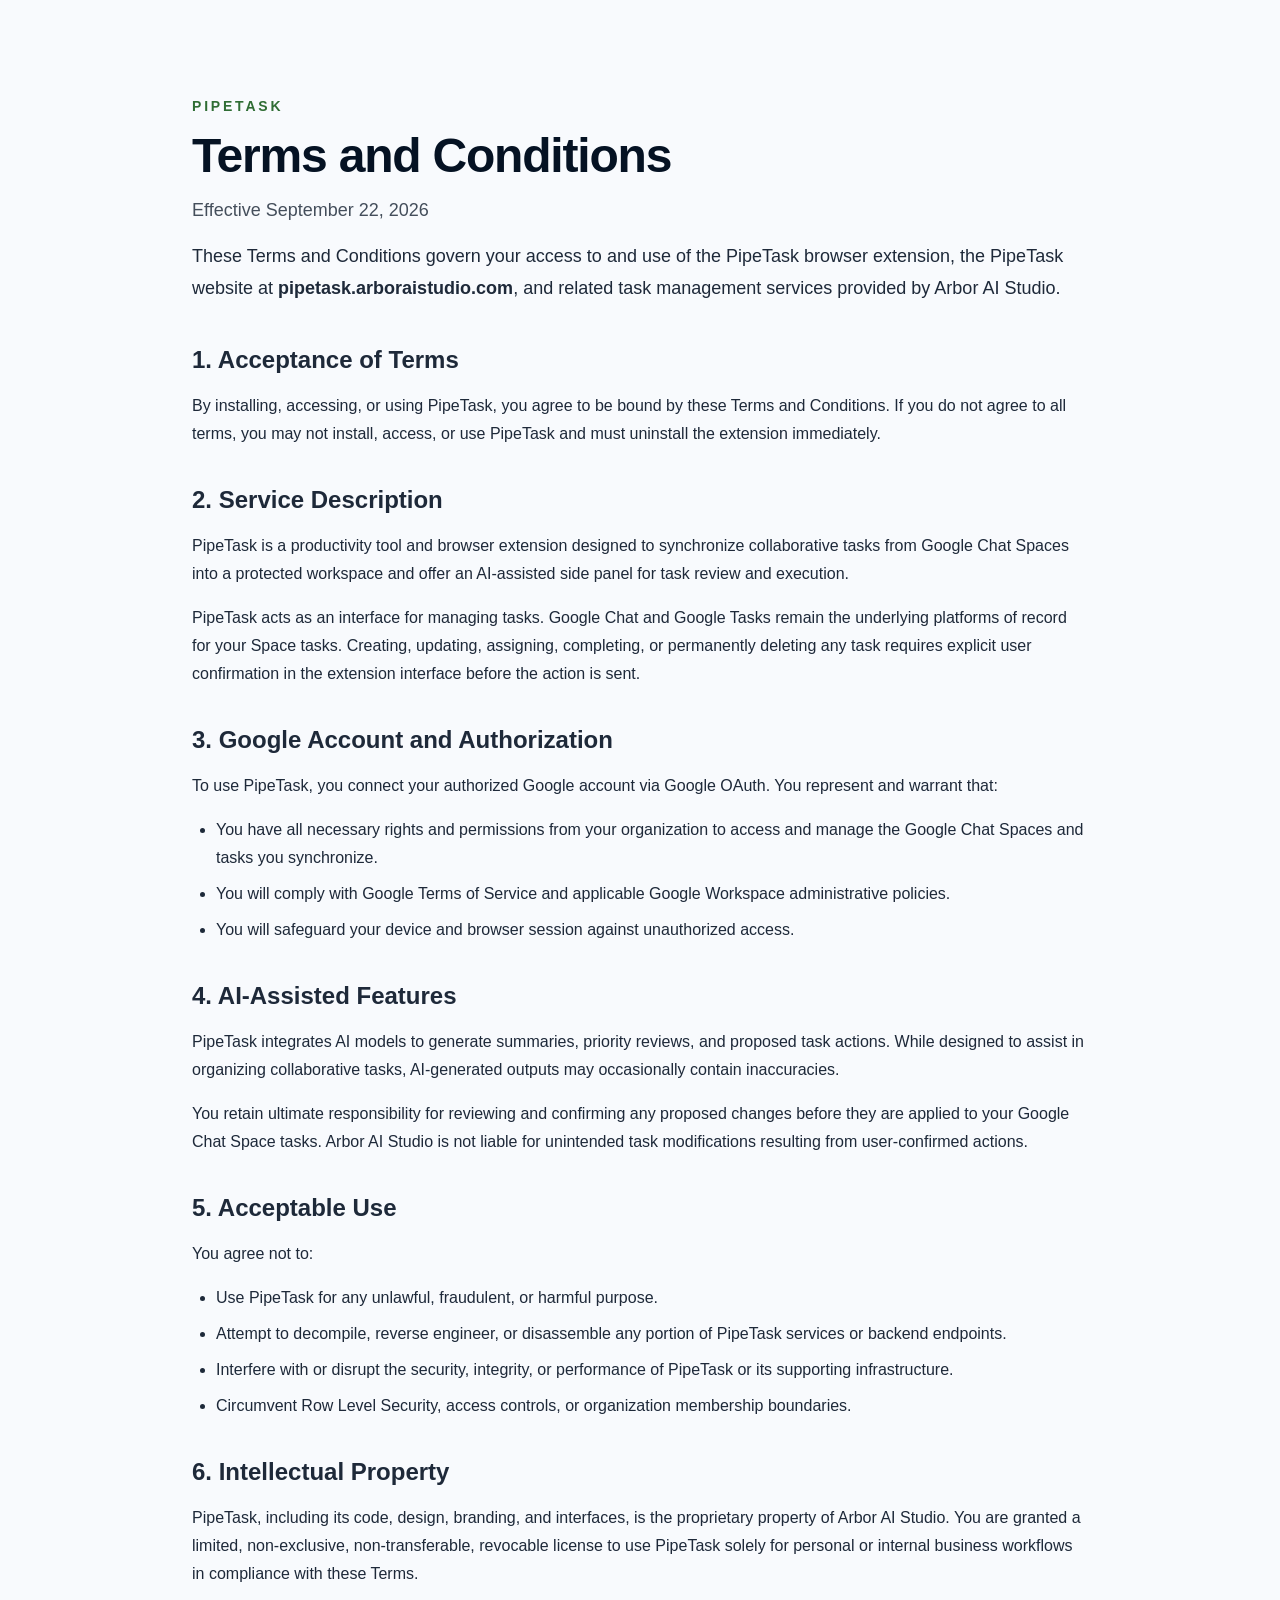
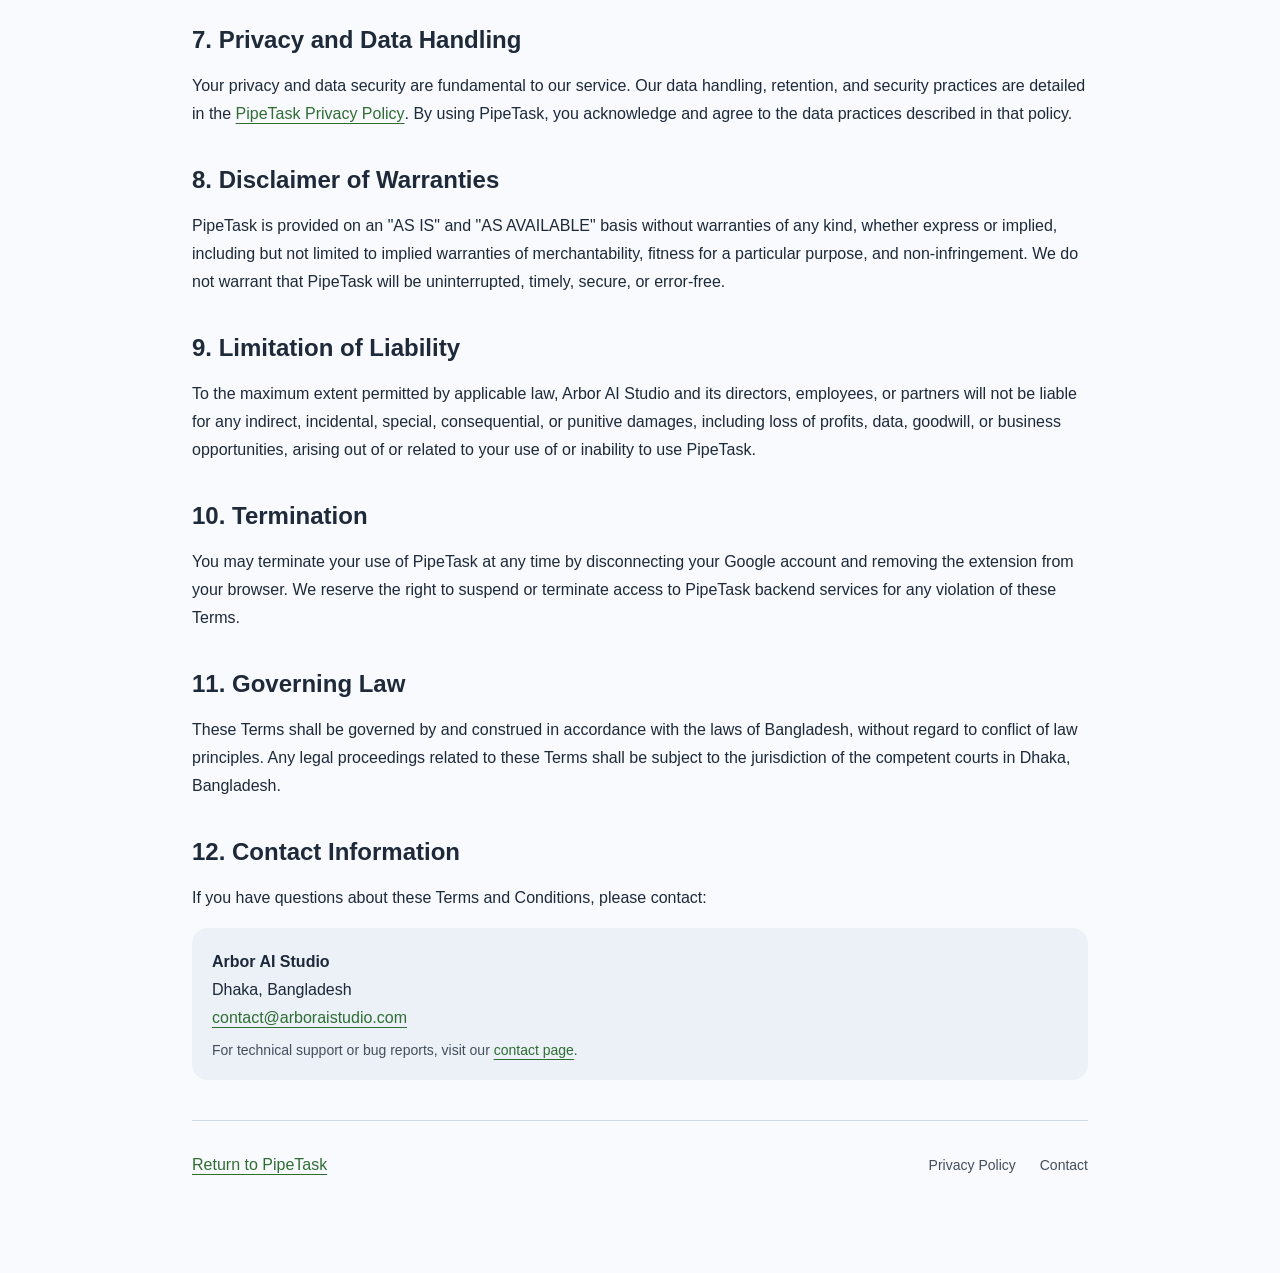
<file: terms/index.html>
<!DOCTYPE html><html lang="en"><head><meta charSet="utf-8"/><meta name="viewport" content="width=device-width, initial-scale=1"/><link rel="stylesheet" href="/_next/static/chunks/13v_6ndt1m8js.css" data-precedence="next"/><link rel="preload" as="script" fetchPriority="low" href="/_next/static/chunks/3z5q_p4msz2ha.js"/><script src="/_next/static/chunks/15orcrkp-_9ct.js" async=""></script><script src="/_next/static/chunks/2nykiepra7i1k.js" async=""></script><script src="/_next/static/chunks/0y-qmi6py9vt0.js" async=""></script><script src="/_next/static/chunks/turbopack-1_6kmb9wb6nxy.js" async=""></script><script src="/_next/static/chunks/05-c3ty_6dwfk.js" async=""></script><script src="/_next/static/chunks/14mrh2-p_w84d.js" async=""></script><script src="/_next/static/chunks/1rxncug86bump.js" async=""></script><title>Terms and Conditions | PipeTask</title><meta name="description" content="Terms and conditions for using the PipeTask Chrome extension, website, and task synchronization services."/><link rel="canonical" href="https://pipetask.arboraistudio.com/terms/"/><meta property="og:title" content="Terms and Conditions | PipeTask"/><meta property="og:description" content="Terms and conditions for using the PipeTask Chrome extension, website, and task synchronization services."/><meta property="og:url" content="https://pipetask.arboraistudio.com/terms/"/><meta property="og:type" content="website"/><meta name="twitter:card" content="summary_large_image"/><meta name="twitter:title" content="Terms and Conditions | PipeTask"/><meta name="twitter:description" content="Terms and conditions for using the PipeTask Chrome extension, website, and task synchronization services."/><script src="/_next/static/chunks/0cz1d0mv5g_q7.js" noModule=""></script></head><body class="antialiased min-h-screen"><div hidden=""><!--$--><!--/$--></div><script type="application/ld+json">{"@context":"https://schema.org","@type":"BreadcrumbList","itemListElement":[{"@type":"ListItem","position":1,"name":"PipeTask","item":"https://pipetask.arboraistudio.com/"},{"@type":"ListItem","position":2,"name":"Terms and Conditions","item":"https://pipetask.arboraistudio.com/terms/"}]}</script><div class="py-20 md:py-24"><div class="mx-auto w-full max-w-screen-xl px-4 md:px-8"><article class="mx-auto max-w-4xl space-y-10"><header class="space-y-4"><p class="text-sm font-semibold uppercase tracking-[0.2em] text-primary">PipeTask</p><h1 class="text-4xl font-bold tracking-tight md:text-5xl">Terms and Conditions</h1><p class="text-lg text-muted-foreground">Effective September 22, 2026</p><p class="text-lg leading-8 text-foreground/90">These Terms and Conditions govern your access to and use of the PipeTask browser extension, the PipeTask website at<!-- --> <strong>pipetask.arboraistudio.com</strong>, and related task management services provided by Arbor AI Studio.</p></header><div class="space-y-9 leading-7 text-foreground/90"><section class="space-y-4"><h2 class="text-2xl font-semibold">1. Acceptance of Terms</h2><p>By installing, accessing, or using PipeTask, you agree to be bound by these Terms and Conditions. If you do not agree to all terms, you may not install, access, or use PipeTask and must uninstall the extension immediately.</p></section><section class="space-y-4"><h2 class="text-2xl font-semibold">2. Service Description</h2><p>PipeTask is a productivity tool and browser extension designed to synchronize collaborative tasks from Google Chat Spaces into a protected workspace and offer an AI-assisted side panel for task review and execution.</p><p>PipeTask acts as an interface for managing tasks. Google Chat and Google Tasks remain the underlying platforms of record for your Space tasks. Creating, updating, assigning, completing, or permanently deleting any task requires explicit user confirmation in the extension interface before the action is sent.</p></section><section class="space-y-4"><h2 class="text-2xl font-semibold">3. Google Account and Authorization</h2><p>To use PipeTask, you connect your authorized Google account via Google OAuth. You represent and warrant that:</p><ul class="list-disc space-y-2 pl-6"><li>You have all necessary rights and permissions from your organization to access and manage the Google Chat Spaces and tasks you synchronize.</li><li>You will comply with Google Terms of Service and applicable Google Workspace administrative policies.</li><li>You will safeguard your device and browser session against unauthorized access.</li></ul></section><section class="space-y-4"><h2 class="text-2xl font-semibold">4. AI-Assisted Features</h2><p>PipeTask integrates AI models to generate summaries, priority reviews, and proposed task actions. While designed to assist in organizing collaborative tasks, AI-generated outputs may occasionally contain inaccuracies.</p><p>You retain ultimate responsibility for reviewing and confirming any proposed changes before they are applied to your Google Chat Space tasks. Arbor AI Studio is not liable for unintended task modifications resulting from user-confirmed actions.</p></section><section class="space-y-4"><h2 class="text-2xl font-semibold">5. Acceptable Use</h2><p>You agree not to:</p><ul class="list-disc space-y-2 pl-6"><li>Use PipeTask for any unlawful, fraudulent, or harmful purpose.</li><li>Attempt to decompile, reverse engineer, or disassemble any portion of PipeTask services or backend endpoints.</li><li>Interfere with or disrupt the security, integrity, or performance of PipeTask or its supporting infrastructure.</li><li>Circumvent Row Level Security, access controls, or organization membership boundaries.</li></ul></section><section class="space-y-4"><h2 class="text-2xl font-semibold">6. Intellectual Property</h2><p>PipeTask, including its code, design, branding, and interfaces, is the proprietary property of Arbor AI Studio. You are granted a limited, non-exclusive, non-transferable, revocable license to use PipeTask solely for personal or internal business workflows in compliance with these Terms.</p></section><section class="space-y-4"><h2 class="text-2xl font-semibold">7. Privacy and Data Handling</h2><p>Your privacy and data security are fundamental to our service. Our data handling, retention, and security practices are detailed in the<!-- --> <a class="font-medium text-primary underline underline-offset-4" href="/privacy/">PipeTask Privacy Policy</a>. By using PipeTask, you acknowledge and agree to the data practices described in that policy.</p></section><section class="space-y-4"><h2 class="text-2xl font-semibold">8. Disclaimer of Warranties</h2><p>PipeTask is provided on an &quot;AS IS&quot; and &quot;AS AVAILABLE&quot; basis without warranties of any kind, whether express or implied, including but not limited to implied warranties of merchantability, fitness for a particular purpose, and non-infringement. We do not warrant that PipeTask will be uninterrupted, timely, secure, or error-free.</p></section><section class="space-y-4"><h2 class="text-2xl font-semibold">9. Limitation of Liability</h2><p>To the maximum extent permitted by applicable law, Arbor AI Studio and its directors, employees, or partners will not be liable for any indirect, incidental, special, consequential, or punitive damages, including loss of profits, data, goodwill, or business opportunities, arising out of or related to your use of or inability to use PipeTask.</p></section><section class="space-y-4"><h2 class="text-2xl font-semibold">10. Termination</h2><p>You may terminate your use of PipeTask at any time by disconnecting your Google account and removing the extension from your browser. We reserve the right to suspend or terminate access to PipeTask backend services for any violation of these Terms.</p></section><section class="space-y-4"><h2 class="text-2xl font-semibold">11. Governing Law</h2><p>These Terms shall be governed by and construed in accordance with the laws of Bangladesh, without regard to conflict of law principles. Any legal proceedings related to these Terms shall be subject to the jurisdiction of the competent courts in Dhaka, Bangladesh.</p></section><section class="space-y-4"><h2 class="text-2xl font-semibold">12. Contact Information</h2><p>If you have questions about these Terms and Conditions, please contact:</p><div class="rounded-2xl bg-muted p-5"><p class="font-semibold">Arbor AI Studio</p><p>Dhaka, Bangladesh</p><p><a href="mailto:contact@arboraistudio.com?subject=PipeTask%20Terms%20Inquiry" class="text-primary underline underline-offset-4">contact@arboraistudio.com</a></p><p class="mt-2 text-sm text-muted-foreground">For technical support or bug reports, visit our<!-- --> <a class="text-primary underline underline-offset-4" href="/contact/">contact page</a>.</p></div></section></div><footer class="border-t border-border pt-8 flex items-center justify-between"><a class="font-medium text-primary underline underline-offset-4" href="/">Return to PipeTask</a><div class="flex items-center gap-6"><a class="text-sm text-muted-foreground hover:text-foreground transition-colors" href="/privacy/">Privacy Policy</a><a class="text-sm text-muted-foreground hover:text-foreground transition-colors" href="/contact/">Contact</a></div></footer></article></div></div><!--$--><!--/$--><script src="/_next/static/chunks/3z5q_p4msz2ha.js" id="_R_" async=""></script><script>(self.__next_f=self.__next_f||[]).push([0])</script><script>self.__next_f.push([1,"1:\"$Sreact.fragment\"\n2:I[39756,[\"/_next/static/chunks/05-c3ty_6dwfk.js\",\"/_next/static/chunks/14mrh2-p_w84d.js\"],\"default\"]\n3:I[37457,[\"/_next/static/chunks/05-c3ty_6dwfk.js\",\"/_next/static/chunks/14mrh2-p_w84d.js\"],\"default\"]\n14:I[68027,[\"/_next/static/chunks/05-c3ty_6dwfk.js\",\"/_next/static/chunks/14mrh2-p_w84d.js\"],\"default\",1]\n:HL[\"/_next/static/chunks/13v_6ndt1m8js.css\",\"style\"]\n"])</script><script>self.__next_f.push([1,"0:{\"P\":null,\"c\":[\"\",\"terms\",\"\"],\"q\":\"\",\"i\":false,\"f\":[[[\"\",{\"children\":[\"terms\",{\"children\":[\"__PAGE__\",{}]}]},\"$undefined\",\"$undefined\",16],[[\"$\",\"$1\",\"c\",{\"children\":[[[\"$\",\"link\",\"0\",{\"rel\":\"stylesheet\",\"href\":\"/_next/static/chunks/13v_6ndt1m8js.css\",\"precedence\":\"next\",\"crossOrigin\":\"$undefined\",\"nonce\":\"$undefined\"}],[\"$\",\"script\",\"script-0\",{\"src\":\"/_next/static/chunks/05-c3ty_6dwfk.js\",\"async\":true,\"nonce\":\"$undefined\"}],[\"$\",\"script\",\"script-1\",{\"src\":\"/_next/static/chunks/14mrh2-p_w84d.js\",\"async\":true,\"nonce\":\"$undefined\"}]],[\"$\",\"html\",null,{\"lang\":\"en\",\"children\":[\"$\",\"body\",null,{\"className\":\"antialiased min-h-screen\",\"children\":[\"$\",\"$L2\",null,{\"parallelRouterKey\":\"children\",\"error\":\"$undefined\",\"errorStyles\":\"$undefined\",\"errorScripts\":\"$undefined\",\"template\":[\"$\",\"$L3\",null,{}],\"templateStyles\":\"$undefined\",\"templateScripts\":\"$undefined\",\"notFound\":[[[\"$\",\"title\",null,{\"children\":\"404: This page could not be found.\"}],[\"$\",\"div\",null,{\"style\":{\"fontFamily\":\"system-ui,\\\"Segoe UI\\\",Roboto,Helvetica,Arial,sans-serif,\\\"Apple Color Emoji\\\",\\\"Segoe UI Emoji\\\"\",\"height\":\"100vh\",\"textAlign\":\"center\",\"display\":\"flex\",\"flexDirection\":\"column\",\"alignItems\":\"center\",\"justifyContent\":\"center\"},\"children\":[\"$\",\"div\",null,{\"children\":[[\"$\",\"style\",null,{\"dangerouslySetInnerHTML\":{\"__html\":\"body{color:#000;background:#fff;margin:0}.next-error-h1{border-right:1px solid rgba(0,0,0,.3)}@media (prefers-color-scheme:dark){body{color:#fff;background:#000}.next-error-h1{border-right:1px solid rgba(255,255,255,.3)}}\"}}],[\"$\",\"h1\",null,{\"className\":\"next-error-h1\",\"style\":{\"display\":\"inline-block\",\"margin\":\"0 20px 0 0\",\"padding\":\"0 23px 0 0\",\"fontSize\":24,\"fontWeight\":500,\"verticalAlign\":\"top\",\"lineHeight\":\"49px\"},\"children\":404}],[\"$\",\"div\",null,{\"style\":{\"display\":\"inline-block\"},\"children\":[\"$\",\"h2\",null,{\"style\":{\"fontSize\":14,\"fontWeight\":400,\"lineHeight\":\"49px\",\"margin\":0},\"children\":\"This page could not be found.\"}]}]]}]}]],[]],\"forbidden\":\"$undefined\",\"unauthorized\":\"$undefined\"}]}]}]]}],{\"children\":[[\"$\",\"$1\",\"c\",{\"children\":[null,[\"$\",\"$L2\",null,{\"parallelRouterKey\":\"children\",\"error\":\"$undefined\",\"errorStyles\":\"$undefined\",\"errorScripts\":\"$undefined\",\"template\":[\"$\",\"$L3\",null,{}],\"templateStyles\":\"$undefined\",\"templateScripts\":\"$undefined\",\"notFound\":\"$undefined\",\"forbidden\":\"$undefined\",\"unauthorized\":\"$undefined\"}]]}],{\"children\":[[\"$\",\"$1\",\"c\",{\"children\":[[[\"$\",\"script\",null,{\"type\":\"application/ld+json\",\"dangerouslySetInnerHTML\":{\"__html\":\"{\\\"@context\\\":\\\"https://schema.org\\\",\\\"@type\\\":\\\"BreadcrumbList\\\",\\\"itemListElement\\\":[{\\\"@type\\\":\\\"ListItem\\\",\\\"position\\\":1,\\\"name\\\":\\\"PipeTask\\\",\\\"item\\\":\\\"https://pipetask.arboraistudio.com/\\\"},{\\\"@type\\\":\\\"ListItem\\\",\\\"position\\\":2,\\\"name\\\":\\\"Terms and Conditions\\\",\\\"item\\\":\\\"https://pipetask.arboraistudio.com/terms/\\\"}]}\"}}],[\"$\",\"div\",null,{\"className\":\"py-20 md:py-24\",\"children\":[\"$\",\"div\",null,{\"className\":\"mx-auto w-full max-w-screen-xl px-4 md:px-8\",\"children\":[\"$\",\"article\",null,{\"className\":\"mx-auto max-w-4xl space-y-10\",\"children\":[[\"$\",\"header\",null,{\"className\":\"space-y-4\",\"children\":[[\"$\",\"p\",null,{\"className\":\"text-sm font-semibold uppercase tracking-[0.2em] text-primary\",\"children\":\"PipeTask\"}],[\"$\",\"h1\",null,{\"className\":\"text-4xl font-bold tracking-tight md:text-5xl\",\"children\":\"Terms and Conditions\"}],[\"$\",\"p\",null,{\"className\":\"text-lg text-muted-foreground\",\"children\":\"Effective September 22, 2026\"}],[\"$\",\"p\",null,{\"className\":\"text-lg leading-8 text-foreground/90\",\"children\":[\"These Terms and Conditions govern your access to and use of the PipeTask browser extension, the PipeTask website at\",\" \",[\"$\",\"strong\",null,{\"children\":\"pipetask.arboraistudio.com\"}],\", and related task management services provided by Arbor AI Studio.\"]}]]}],[\"$\",\"div\",null,{\"className\":\"space-y-9 leading-7 text-foreground/90\",\"children\":[[\"$\",\"section\",null,{\"className\":\"space-y-4\",\"children\":[[\"$\",\"h2\",null,{\"className\":\"text-2xl font-semibold\",\"children\":\"1. Acceptance of Terms\"}],[\"$\",\"p\",null,{\"children\":\"By installing, accessing, or using PipeTask, you agree to be bound by these Terms and Conditions. If you do not agree to all terms, you may not install, access, or use PipeTask and must uninstall the extension immediately.\"}]]}],[\"$\",\"section\",null,{\"className\":\"space-y-4\",\"children\":[[\"$\",\"h2\",null,{\"className\":\"text-2xl font-semibold\",\"children\":\"2. Service Description\"}],[\"$\",\"p\",null,{\"children\":\"PipeTask is a productivity tool and browser extension designed to synchronize collaborative tasks from Google Chat Spaces into a protected workspace and offer an AI-assisted side panel for task review and execution.\"}],\"$L4\"]}],\"$L5\",\"$L6\",\"$L7\",\"$L8\",\"$L9\",\"$La\",\"$Lb\",\"$Lc\",\"$Ld\",\"$Le\"]}],\"$Lf\"]}]}]}]],[\"$L10\"],\"$L11\"]}],{},null,false,null]},null,false,\"$@12\"]},null,false,null],\"$L13\",false]],\"m\":\"$undefined\",\"G\":[\"$14\",[\"$L15\"]],\"S\":true,\"h\":null,\"s\":\"$undefined\",\"l\":\"$undefined\",\"p\":\"$undefined\",\"d\":\"$undefined\",\"b\":\"mEfTL1JDbXqHn3j5z7Jug\"}\n"])</script><script>self.__next_f.push([1,"16:I[22016,[\"/_next/static/chunks/05-c3ty_6dwfk.js\",\"/_next/static/chunks/14mrh2-p_w84d.js\",\"/_next/static/chunks/1rxncug86bump.js\"],\"\"]\n17:I[97367,[\"/_next/static/chunks/05-c3ty_6dwfk.js\",\"/_next/static/chunks/14mrh2-p_w84d.js\"],\"OutletBoundary\"]\n18:\"$Sreact.suspense\"\n1b:I[97367,[\"/_next/static/chunks/05-c3ty_6dwfk.js\",\"/_next/static/chunks/14mrh2-p_w84d.js\"],\"ViewportBoundary\"]\n1d:I[97367,[\"/_next/static/chunks/05-c3ty_6dwfk.js\",\"/_next/static/chunks/14mrh2-p_w84d.js\"],\"MetadataBoundary\"]\n4:[\"$\",\"p\",null,{\"children\":\"PipeTask acts as an interface for managing tasks. Google Chat and Google Tasks remain the underlying platforms of record for your Space tasks. Creating, updating, assigning, completing, or permanently deleting any task requires explicit user confirmation in the extension interface before the action is sent.\"}]\n5:[\"$\",\"section\",null,{\"className\":\"space-y-4\",\"children\":[[\"$\",\"h2\",null,{\"className\":\"text-2xl font-semibold\",\"children\":\"3. Google Account and Authorization\"}],[\"$\",\"p\",null,{\"children\":\"To use PipeTask, you connect your authorized Google account via Google OAuth. You represent and warrant that:\"}],[\"$\",\"ul\",null,{\"className\":\"list-disc space-y-2 pl-6\",\"children\":[[\"$\",\"li\",null,{\"children\":\"You have all necessary rights and permissions from your organization to access and manage the Google Chat Spaces and tasks you synchronize.\"}],[\"$\",\"li\",null,{\"children\":\"You will comply with Google Terms of Service and applicable Google Workspace administrative policies.\"}],[\"$\",\"li\",null,{\"children\":\"You will safeguard your device and browser session against unauthorized access.\"}]]}]]}]\n6:[\"$\",\"section\",null,{\"className\":\"space-y-4\",\"children\":[[\"$\",\"h2\",null,{\"className\":\"text-2xl font-semibold\",\"children\":\"4. AI-Assisted Features\"}],[\"$\",\"p\",null,{\"children\":\"PipeTask integrates AI models to generate summaries, priority reviews, and proposed task actions. While designed to assist in organizing collaborative tasks, AI-generated outputs may occasionally contain inaccuracies.\"}],[\"$\",\"p\",null,{\"children\":\"You retain ultimate responsibility for reviewing and confirming any proposed changes before they are applied to your Google Chat Space tasks. Arbor AI Studio is not liable for unintended task modifications resulting from user-confirmed actions.\"}]]}]\n7:[\"$\",\"section\",null,{\"className\":\"space-y-4\",\"children\":[[\"$\",\"h2\",null,{\"className\":\"text-2xl font-semibold\",\"children\":\"5. Acceptable Use\"}],[\"$\",\"p\",null,{\"children\":\"You agree not to:\"}],[\"$\",\"ul\",null,{\"className\":\"list-disc space-y-2 pl-6\",\"children\":[[\"$\",\"li\",null,{\"children\":\"Use PipeTask for any unlawful, fraudulent, or harmful purpose.\"}],[\"$\",\"li\",null,{\"children\":\"Attempt to decompile, reverse engineer, or disassemble any portion of PipeTask services or backend endpoints.\"}],[\"$\",\"li\",null,{\"children\":\"Interfere with or disrupt the security, integrity, or performance of PipeTask or its supporting infrastructure.\"}],[\"$\",\"li\",null,{\"children\":\"Circumvent Row Level Security, access controls, or organization membership boundaries.\"}]]}]]}]\n8:[\"$\",\"section\",null,{\"className\":\"space-y-4\",\"children\":[[\"$\",\"h2\",null,{\"className\":\"text-2xl font-semibold\",\"children\":\"6. Intellectual Property\"}],[\"$\",\"p\",null,{\"children\":\"PipeTask, including its code, design, branding, and interfaces, is the proprietary property of Arbor AI Studio. You are granted a limited, non-exclusive, non-transferable, revocable license to use PipeTask solely for personal or internal business workflows in compliance with these Terms.\"}]]}]\n9:[\"$\",\"section\",null,{\"className\":\"space-y-4\",\"children\":[[\"$\",\"h2\",null,{\"className\":\"text-2xl font-semibold\",\"children\":\"7. Privacy and Data Handling\"}],[\"$\",\"p\",null,{\"children\":[\"Your privacy and data security are fundamental to our service. Our data handling, retention, and security practices are detailed in the\",\" \",[\"$\",\"$L16\",null,{\"href\":\"/privacy/\",\"className\":\"font-medium text-primary underline underline-offset-4\",\"children\":\"PipeTask Privacy Policy\"}],\". By using PipeTask, you acknowledge and agree to the data practices described in tha"])</script><script>self.__next_f.push([1,"t policy.\"]}]]}]\na:[\"$\",\"section\",null,{\"className\":\"space-y-4\",\"children\":[[\"$\",\"h2\",null,{\"className\":\"text-2xl font-semibold\",\"children\":\"8. Disclaimer of Warranties\"}],[\"$\",\"p\",null,{\"children\":\"PipeTask is provided on an \\\"AS IS\\\" and \\\"AS AVAILABLE\\\" basis without warranties of any kind, whether express or implied, including but not limited to implied warranties of merchantability, fitness for a particular purpose, and non-infringement. We do not warrant that PipeTask will be uninterrupted, timely, secure, or error-free.\"}]]}]\nb:[\"$\",\"section\",null,{\"className\":\"space-y-4\",\"children\":[[\"$\",\"h2\",null,{\"className\":\"text-2xl font-semibold\",\"children\":\"9. Limitation of Liability\"}],[\"$\",\"p\",null,{\"children\":\"To the maximum extent permitted by applicable law, Arbor AI Studio and its directors, employees, or partners will not be liable for any indirect, incidental, special, consequential, or punitive damages, including loss of profits, data, goodwill, or business opportunities, arising out of or related to your use of or inability to use PipeTask.\"}]]}]\nc:[\"$\",\"section\",null,{\"className\":\"space-y-4\",\"children\":[[\"$\",\"h2\",null,{\"className\":\"text-2xl font-semibold\",\"children\":\"10. Termination\"}],[\"$\",\"p\",null,{\"children\":\"You may terminate your use of PipeTask at any time by disconnecting your Google account and removing the extension from your browser. We reserve the right to suspend or terminate access to PipeTask backend services for any violation of these Terms.\"}]]}]\nd:[\"$\",\"section\",null,{\"className\":\"space-y-4\",\"children\":[[\"$\",\"h2\",null,{\"className\":\"text-2xl font-semibold\",\"children\":\"11. Governing Law\"}],[\"$\",\"p\",null,{\"children\":\"These Terms shall be governed by and construed in accordance with the laws of Bangladesh, without regard to conflict of law principles. Any legal proceedings related to these Terms shall be subject to the jurisdiction of the competent courts in Dhaka, Bangladesh.\"}]]}]\ne:[\"$\",\"section\",null,{\"className\":\"space-y-4\",\"children\":[[\"$\",\"h2\",null,{\"className\":\"text-2xl font-semibold\",\"children\":\"12. Contact Information\"}],[\"$\",\"p\",null,{\"children\":\"If you have questions about these Terms and Conditions, please contact:\"}],[\"$\",\"div\",null,{\"className\":\"rounded-2xl bg-muted p-5\",\"children\":[[\"$\",\"p\",null,{\"className\":\"font-semibold\",\"children\":\"Arbor AI Studio\"}],[\"$\",\"p\",null,{\"children\":\"Dhaka, Bangladesh\"}],[\"$\",\"p\",null,{\"children\":[\"$\",\"a\",null,{\"href\":\"mailto:contact@arboraistudio.com?subject=PipeTask%20Terms%20Inquiry\",\"className\":\"text-primary underline underline-offset-4\",\"children\":\"contact@arboraistudio.com\"}]}],[\"$\",\"p\",null,{\"className\":\"mt-2 text-sm text-muted-foreground\",\"children\":[\"For technical support or bug reports, visit our\",\" \",[\"$\",\"$L16\",null,{\"href\":\"/contact/\",\"className\":\"text-primary underline underline-offset-4\",\"children\":\"contact page\"}],\".\"]}]]}]]}]\nf:[\"$\",\"footer\",null,{\"className\":\"border-t border-border pt-8 flex items-center justify-between\",\"children\":[[\"$\",\"$L16\",null,{\"href\":\"/\",\"className\":\"font-medium text-primary underline underline-offset-4\",\"children\":\"Return to PipeTask\"}],[\"$\",\"div\",null,{\"className\":\"flex items-center gap-6\",\"children\":[[\"$\",\"$L16\",null,{\"href\":\"/privacy/\",\"className\":\"text-sm text-muted-foreground hover:text-foreground transition-colors\",\"children\":\"Privacy Policy\"}],[\"$\",\"$L16\",null,{\"href\":\"/contact/\",\"className\":\"text-sm text-muted-foreground hover:text-foreground transition-colors\",\"children\":\"Contact\"}]]}]]}]\n10:[\"$\",\"script\",\"script-0\",{\"src\":\"/_next/static/chunks/1rxncug86bump.js\",\"async\":true,\"nonce\":\"$undefined\"}]\n11:[\"$\",\"$L17\",null,{\"children\":[\"$\",\"$18\",null,{\"name\":\"Next.MetadataOutlet\",\"children\":\"$@19\"}]}]\n1a:[]\n12:\"$W1a\"\n13:[\"$\",\"$1\",\"h\",{\"children\":[null,[\"$\",\"$L1b\",null,{\"children\":\"$L1c\"}],[\"$\",\"div\",null,{\"hidden\":true,\"children\":[\"$\",\"$L1d\",null,{\"children\":[\"$\",\"$18\",null,{\"name\":\"Next.Metadata\",\"children\":\"$L1e\"}]}]}],null]}]\n15:[\"$\",\"link\",\"0\",{\"rel\":\"stylesheet\",\"href\":\"/_next/static/chunks/13v_6ndt1m8js.css\",\"precedence\":\"next\",\"crossOrigin\":\"$undefined\",\"nonce\":\"$undefined\"}]\n"])</script><script>self.__next_f.push([1,"1c:[[\"$\",\"meta\",\"0\",{\"charSet\":\"utf-8\"}],[\"$\",\"meta\",\"1\",{\"name\":\"viewport\",\"content\":\"width=device-width, initial-scale=1\"}]]\n"])</script><script>self.__next_f.push([1,"19:null\n1e:[[\"$\",\"title\",\"0\",{\"children\":\"Terms and Conditions | PipeTask\"}],[\"$\",\"meta\",\"1\",{\"name\":\"description\",\"content\":\"Terms and conditions for using the PipeTask Chrome extension, website, and task synchronization services.\"}],[\"$\",\"link\",\"2\",{\"rel\":\"canonical\",\"href\":\"https://pipetask.arboraistudio.com/terms/\"}],[\"$\",\"meta\",\"3\",{\"property\":\"og:title\",\"content\":\"Terms and Conditions | PipeTask\"}],[\"$\",\"meta\",\"4\",{\"property\":\"og:description\",\"content\":\"Terms and conditions for using the PipeTask Chrome extension, website, and task synchronization services.\"}],[\"$\",\"meta\",\"5\",{\"property\":\"og:url\",\"content\":\"https://pipetask.arboraistudio.com/terms/\"}],[\"$\",\"meta\",\"6\",{\"property\":\"og:type\",\"content\":\"website\"}],[\"$\",\"meta\",\"7\",{\"name\":\"twitter:card\",\"content\":\"summary_large_image\"}],[\"$\",\"meta\",\"8\",{\"name\":\"twitter:title\",\"content\":\"Terms and Conditions | PipeTask\"}],[\"$\",\"meta\",\"9\",{\"name\":\"twitter:description\",\"content\":\"Terms and conditions for using the PipeTask Chrome extension, website, and task synchronization services.\"}]]\n"])</script></body></html>
</file>
<file: _next/static/chunks/13v_6ndt1m8js.css>
@layer properties{@supports (((-webkit-hyphens:none)) and (not (margin-trim:inline))) or ((-moz-orient:inline) and (not (color:rgb(from red r g b)))){*,:before,:after,::backdrop{--tw-space-y-reverse:0;--tw-border-style:solid;--tw-leading:initial;--tw-font-weight:initial;--tw-tracking:initial;--tw-shadow:0 0 #0000;--tw-shadow-color:initial;--tw-shadow-alpha:100%;--tw-inset-shadow:0 0 #0000;--tw-inset-shadow-color:initial;--tw-inset-shadow-alpha:100%;--tw-ring-color:initial;--tw-ring-shadow:0 0 #0000;--tw-inset-ring-color:initial;--tw-inset-ring-shadow:0 0 #0000;--tw-ring-inset:initial;--tw-ring-offset-width:0px;--tw-ring-offset-color:#fff;--tw-ring-offset-shadow:0 0 #0000}}}@layer theme{:root,:host{--font-sans:-apple-system, BlinkMacSystemFont, "Segoe UI", Roboto, "Helvetica Neue", "Noto Sans", Arial, sans-serif, "Apple Color Emoji", "Segoe UI Emoji", "Segoe UI Symbol", "Noto Color Emoji";--font-mono:ui-monospace, SFMono-Regular, Menlo, Monaco, Consolas, "Liberation Mono", "Courier New", monospace;--spacing:.25rem;--breakpoint-xl:80rem;--container-2xl:42rem;--container-3xl:48rem;--container-4xl:56rem;--container-5xl:64rem;--text-xs:.75rem;--text-xs--line-height:calc(1 / .75);--text-sm:.875rem;--text-sm--line-height:calc(1.25 / .875);--text-lg:1.125rem;--text-lg--line-height:calc(1.75 / 1.125);--text-xl:1.25rem;--text-xl--line-height:calc(1.75 / 1.25);--text-2xl:1.5rem;--text-2xl--line-height:calc(2 / 1.5);--text-3xl:1.875rem;--text-3xl--line-height:calc(2.25 / 1.875);--text-4xl:2.25rem;--text-4xl--line-height:calc(2.5 / 2.25);--text-5xl:3rem;--text-5xl--line-height:1;--text-6xl:3.75rem;--text-6xl--line-height:1;--font-weight-normal:400;--font-weight-medium:500;--font-weight-semibold:600;--font-weight-bold:700;--tracking-tight:-.025em;--leading-snug:1.375;--leading-relaxed:1.625;--radius-xl:.75rem;--radius-2xl:1rem;--radius-3xl:1.5rem;--default-transition-duration:.15s;--default-transition-timing-function:cubic-bezier(.4, 0, .2, 1);--default-font-family:var(--font-sans);--default-mono-font-family:var(--font-mono)}}@layer base{*,:after,:before,::backdrop{box-sizing:border-box;border:0 solid;margin:0;padding:0}::file-selector-button{box-sizing:border-box;border:0 solid;margin:0;padding:0}html,:host{-webkit-text-size-adjust:100%;tab-size:4;line-height:1.5;font-family:var(--default-font-family,-apple-system, BlinkMacSystemFont, "Segoe UI", Roboto, "Helvetica Neue", "Noto Sans", Arial, sans-serif, "Apple Color Emoji", "Segoe UI Emoji", "Segoe UI Symbol", "Noto Color Emoji");font-feature-settings:var(--default-font-feature-settings,normal);font-variation-settings:var(--default-font-variation-settings,normal);-webkit-tap-highlight-color:transparent}hr{height:0;color:inherit;border-top-width:1px}abbr:where([title]){-webkit-text-decoration:underline dotted;text-decoration:underline dotted}h1,h2,h3,h4,h5,h6{font-size:inherit;font-weight:inherit}a{color:inherit;-webkit-text-decoration:inherit;-webkit-text-decoration:inherit;-webkit-text-decoration:inherit;-webkit-text-decoration:inherit;text-decoration:inherit}b,strong{font-weight:bolder}code,kbd,samp,pre{font-family:var(--default-mono-font-family,ui-monospace, SFMono-Regular, Menlo, Monaco, Consolas, "Liberation Mono", "Courier New", monospace);font-feature-settings:var(--default-mono-font-feature-settings,normal);font-variation-settings:var(--default-mono-font-variation-settings,normal);font-size:1em}small{font-size:80%}sub,sup{vertical-align:baseline;font-size:75%;line-height:0;position:relative}sub{bottom:-.25em}sup{top:-.5em}table{text-indent:0;border-color:inherit;border-collapse:collapse}:-moz-focusring:where(:not(iframe)){outline:auto}progress{vertical-align:baseline}summary{display:list-item}ol,ul,menu{list-style:none}img,svg,video,canvas,audio,iframe,embed,object{vertical-align:middle;display:block}img,video{max-width:100%;height:auto}button,input,select,optgroup,textarea{font:inherit;font-feature-settings:inherit;font-variation-settings:inherit;letter-spacing:inherit;color:inherit;opacity:1;background-color:#0000;border-radius:0}::file-selector-button{font:inherit;font-feature-settings:inherit;font-variation-settings:inherit;letter-spacing:inherit;color:inherit;opacity:1;background-color:#0000;border-radius:0}:where(select:is([multiple],[size])) optgroup{font-weight:bolder}:where(select:is([multiple],[size])) optgroup option{padding-inline-start:20px}::file-selector-button{margin-inline-end:4px}::placeholder{opacity:1}@supports (not ((-webkit-appearance:-apple-pay-button))) or (contain-intrinsic-size:1px){::placeholder{color:currentColor}@supports (color:color-mix(in lab, red, red)){::placeholder{color:color-mix(in oklab, currentcolor 50%, transparent)}}}textarea{resize:vertical}::-webkit-search-decoration{-webkit-appearance:none}::-webkit-date-and-time-value{min-height:1lh;text-align:inherit}::-webkit-datetime-edit{display:inline-flex}::-webkit-datetime-edit-fields-wrapper{padding:0}::-webkit-datetime-edit{padding-block:0}::-webkit-datetime-edit-year-field{padding-block:0}::-webkit-datetime-edit-month-field{padding-block:0}::-webkit-datetime-edit-day-field{padding-block:0}::-webkit-datetime-edit-hour-field{padding-block:0}::-webkit-datetime-edit-minute-field{padding-block:0}::-webkit-datetime-edit-second-field{padding-block:0}::-webkit-datetime-edit-millisecond-field{padding-block:0}::-webkit-datetime-edit-meridiem-field{padding-block:0}::-webkit-calendar-picker-indicator{line-height:1}:-moz-ui-invalid{box-shadow:none}button,input:where([type=button],[type=reset],[type=submit]){appearance:button}::file-selector-button{appearance:button}::-webkit-inner-spin-button{height:auto}::-webkit-outer-spin-button{height:auto}[hidden]:where(:not([hidden=until-found])){display:none!important}}@layer components;@layer utilities{.static{position:static}.mx-auto{margin-inline:auto}.mt-0\.5{margin-top:calc(var(--spacing) * .5)}.mt-2{margin-top:calc(var(--spacing) * 2)}.mt-3{margin-top:calc(var(--spacing) * 3)}.mt-4{margin-top:calc(var(--spacing) * 4)}.mt-5{margin-top:calc(var(--spacing) * 5)}.mt-6{margin-top:calc(var(--spacing) * 6)}.mt-7{margin-top:calc(var(--spacing) * 7)}.mt-8{margin-top:calc(var(--spacing) * 8)}.mb-2{margin-bottom:calc(var(--spacing) * 2)}.mb-5{margin-bottom:calc(var(--spacing) * 5)}.mb-6{margin-bottom:calc(var(--spacing) * 6)}.mb-8{margin-bottom:calc(var(--spacing) * 8)}.mb-12{margin-bottom:calc(var(--spacing) * 12)}.block{display:block}.contents{display:contents}.flex{display:flex}.grid{display:grid}.inline-flex{display:inline-flex}.size-4{width:calc(var(--spacing) * 4);height:calc(var(--spacing) * 4)}.size-5{width:calc(var(--spacing) * 5);height:calc(var(--spacing) * 5)}.size-7{width:calc(var(--spacing) * 7);height:calc(var(--spacing) * 7)}.size-8{width:calc(var(--spacing) * 8);height:calc(var(--spacing) * 8)}.size-10{width:calc(var(--spacing) * 10);height:calc(var(--spacing) * 10)}.min-h-11{min-height:calc(var(--spacing) * 11)}.min-h-screen{min-height:100vh}.w-full{width:100%}.max-w-2xl{max-width:var(--container-2xl)}.max-w-3xl{max-width:var(--container-3xl)}.max-w-4xl{max-width:var(--container-4xl)}.max-w-5xl{max-width:var(--container-5xl)}.max-w-screen-xl{max-width:var(--breakpoint-xl)}.shrink-0{flex-shrink:0}.list-disc{list-style-type:disc}.grid-cols-1{grid-template-columns:repeat(1,minmax(0,1fr))}.flex-col{flex-direction:column}.flex-col-reverse{flex-direction:column-reverse}.flex-wrap{flex-wrap:wrap}.items-center{align-items:center}.justify-between{justify-content:space-between}.justify-center{justify-content:center}.gap-2{gap:calc(var(--spacing) * 2)}.gap-3{gap:calc(var(--spacing) * 3)}.gap-4{gap:calc(var(--spacing) * 4)}.gap-6{gap:calc(var(--spacing) * 6)}.gap-10{gap:calc(var(--spacing) * 10)}:where(.space-y-2>:not(:last-child)){--tw-space-y-reverse:0;margin-block-start:calc(calc(var(--spacing) * 2) * var(--tw-space-y-reverse));margin-block-end:calc(calc(var(--spacing) * 2) * calc(1 - var(--tw-space-y-reverse)))}:where(.space-y-3>:not(:last-child)){--tw-space-y-reverse:0;margin-block-start:calc(calc(var(--spacing) * 3) * var(--tw-space-y-reverse));margin-block-end:calc(calc(var(--spacing) * 3) * calc(1 - var(--tw-space-y-reverse)))}:where(.space-y-4>:not(:last-child)){--tw-space-y-reverse:0;margin-block-start:calc(calc(var(--spacing) * 4) * var(--tw-space-y-reverse));margin-block-end:calc(calc(var(--spacing) * 4) * calc(1 - var(--tw-space-y-reverse)))}:where(.space-y-5>:not(:last-child)){--tw-space-y-reverse:0;margin-block-start:calc(calc(var(--spacing) * 5) * var(--tw-space-y-reverse));margin-block-end:calc(calc(var(--spacing) * 5) * calc(1 - var(--tw-space-y-reverse)))}:where(.space-y-6>:not(:last-child)){--tw-space-y-reverse:0;margin-block-start:calc(calc(var(--spacing) * 6) * var(--tw-space-y-reverse));margin-block-end:calc(calc(var(--spacing) * 6) * calc(1 - var(--tw-space-y-reverse)))}:where(.space-y-8>:not(:last-child)){--tw-space-y-reverse:0;margin-block-start:calc(calc(var(--spacing) * 8) * var(--tw-space-y-reverse));margin-block-end:calc(calc(var(--spacing) * 8) * calc(1 - var(--tw-space-y-reverse)))}:where(.space-y-9>:not(:last-child)){--tw-space-y-reverse:0;margin-block-start:calc(calc(var(--spacing) * 9) * var(--tw-space-y-reverse));margin-block-end:calc(calc(var(--spacing) * 9) * calc(1 - var(--tw-space-y-reverse)))}:where(.space-y-10>:not(:last-child)){--tw-space-y-reverse:0;margin-block-start:calc(calc(var(--spacing) * 10) * var(--tw-space-y-reverse));margin-block-end:calc(calc(var(--spacing) * 10) * calc(1 - var(--tw-space-y-reverse)))}.rounded-2xl{border-radius:var(--radius-2xl)}.rounded-3xl{border-radius:var(--radius-3xl)}.rounded-full{border-radius:3.40282e38px}.rounded-xl{border-radius:var(--radius-xl)}.border{border-style:var(--tw-border-style);border-width:1px}.border-y{border-block-style:var(--tw-border-style);border-block-width:1px}.border-t{border-top-style:var(--tw-border-style);border-top-width:1px}.border-b{border-bottom-style:var(--tw-border-style);border-bottom-width:1px}.border-border,.border-border\/60{border-color:var(--border)}@supports (color:color-mix(in lab, red, red)){.border-border\/60{border-color:color-mix(in oklab, var(--border) 60%, transparent)}}.bg-background{background-color:var(--background)}.bg-card{background-color:var(--card)}.bg-muted,.bg-muted\/10{background-color:var(--muted)}@supports (color:color-mix(in lab, red, red)){.bg-muted\/10{background-color:color-mix(in oklab, var(--muted) 10%, transparent)}}.bg-muted\/20{background-color:var(--muted)}@supports (color:color-mix(in lab, red, red)){.bg-muted\/20{background-color:color-mix(in oklab, var(--muted) 20%, transparent)}}.bg-muted\/30{background-color:var(--muted)}@supports (color:color-mix(in lab, red, red)){.bg-muted\/30{background-color:color-mix(in oklab, var(--muted) 30%, transparent)}}.bg-muted\/40{background-color:var(--muted)}@supports (color:color-mix(in lab, red, red)){.bg-muted\/40{background-color:color-mix(in oklab, var(--muted) 40%, transparent)}}.bg-muted\/50{background-color:var(--muted)}@supports (color:color-mix(in lab, red, red)){.bg-muted\/50{background-color:color-mix(in oklab, var(--muted) 50%, transparent)}}.bg-primary,.bg-primary\/10{background-color:var(--primary)}@supports (color:color-mix(in lab, red, red)){.bg-primary\/10{background-color:color-mix(in oklab, var(--primary) 10%, transparent)}}.p-5{padding:calc(var(--spacing) * 5)}.p-6{padding:calc(var(--spacing) * 6)}.p-7{padding:calc(var(--spacing) * 7)}.px-4{padding-inline:calc(var(--spacing) * 4)}.px-5{padding-inline:calc(var(--spacing) * 5)}.px-6{padding-inline:calc(var(--spacing) * 6)}.py-2{padding-block:calc(var(--spacing) * 2)}.py-3{padding-block:calc(var(--spacing) * 3)}.py-4{padding-block:calc(var(--spacing) * 4)}.py-8{padding-block:calc(var(--spacing) * 8)}.py-16{padding-block:calc(var(--spacing) * 16)}.py-20{padding-block:calc(var(--spacing) * 20)}.pt-2{padding-top:calc(var(--spacing) * 2)}.pt-4{padding-top:calc(var(--spacing) * 4)}.pt-8{padding-top:calc(var(--spacing) * 8)}.pl-6{padding-left:calc(var(--spacing) * 6)}.text-center{text-align:center}.text-2xl{font-size:var(--text-2xl);line-height:var(--tw-leading,var(--text-2xl--line-height))}.text-3xl{font-size:var(--text-3xl);line-height:var(--tw-leading,var(--text-3xl--line-height))}.text-4xl{font-size:var(--text-4xl);line-height:var(--tw-leading,var(--text-4xl--line-height))}.text-lg{font-size:var(--text-lg);line-height:var(--tw-leading,var(--text-lg--line-height))}.text-sm{font-size:var(--text-sm);line-height:var(--tw-leading,var(--text-sm--line-height))}.text-xl{font-size:var(--text-xl);line-height:var(--tw-leading,var(--text-xl--line-height))}.text-xs{font-size:var(--text-xs);line-height:var(--tw-leading,var(--text-xs--line-height))}.leading-7{--tw-leading:calc(var(--spacing) * 7);line-height:calc(var(--spacing) * 7)}.leading-8{--tw-leading:calc(var(--spacing) * 8);line-height:calc(var(--spacing) * 8)}.leading-relaxed{--tw-leading:var(--leading-relaxed);line-height:var(--leading-relaxed)}.leading-snug{--tw-leading:var(--leading-snug);line-height:var(--leading-snug)}.font-bold{--tw-font-weight:var(--font-weight-bold);font-weight:var(--font-weight-bold)}.font-medium{--tw-font-weight:var(--font-weight-medium);font-weight:var(--font-weight-medium)}.font-normal{--tw-font-weight:var(--font-weight-normal);font-weight:var(--font-weight-normal)}.font-semibold{--tw-font-weight:var(--font-weight-semibold);font-weight:var(--font-weight-semibold)}.tracking-\[0\.2em\]{--tw-tracking:.2em;letter-spacing:.2em}.tracking-tight{--tw-tracking:var(--tracking-tight);letter-spacing:var(--tracking-tight)}.text-foreground,.text-foreground\/80{color:var(--foreground)}@supports (color:color-mix(in lab, red, red)){.text-foreground\/80{color:color-mix(in oklab, var(--foreground) 80%, transparent)}}.text-foreground\/90{color:var(--foreground)}@supports (color:color-mix(in lab, red, red)){.text-foreground\/90{color:color-mix(in oklab, var(--foreground) 90%, transparent)}}.text-muted-foreground{color:var(--muted-foreground)}.text-primary{color:var(--primary)}.text-primary-foreground{color:var(--primary-foreground)}.uppercase{text-transform:uppercase}.underline{text-decoration-line:underline}.underline-offset-4{text-underline-offset:4px}.antialiased{-webkit-font-smoothing:antialiased;-moz-osx-font-smoothing:grayscale}.shadow-sm{--tw-shadow:0 1px 3px 0 var(--tw-shadow-color,#0000001a), 0 1px 2px -1px var(--tw-shadow-color,#0000001a);box-shadow:var(--tw-inset-shadow), var(--tw-inset-ring-shadow), var(--tw-ring-offset-shadow), var(--tw-ring-shadow), var(--tw-shadow)}.transition{transition-property:color,background-color,border-color,outline-color,text-decoration-color,fill,stroke,--tw-gradient-from,--tw-gradient-via,--tw-gradient-to,opacity,box-shadow,transform,translate,scale,rotate,filter,-webkit-backdrop-filter,backdrop-filter,display,content-visibility,overlay,pointer-events;transition-timing-function:var(--tw-ease,var(--default-transition-timing-function));transition-duration:var(--tw-duration,var(--default-transition-duration))}.transition-colors{transition-property:color,background-color,border-color,outline-color,text-decoration-color,fill,stroke,--tw-gradient-from,--tw-gradient-via,--tw-gradient-to;transition-timing-function:var(--tw-ease,var(--default-transition-timing-function));transition-duration:var(--tw-duration,var(--default-transition-duration))}.placeholder\:text-muted-foreground::placeholder{color:var(--muted-foreground)}@media (hover:hover){.hover\:border-primary\/50:hover{border-color:var(--primary)}@supports (color:color-mix(in lab, red, red)){.hover\:border-primary\/50:hover{border-color:color-mix(in oklab, var(--primary) 50%, transparent)}}.hover\:bg-muted:hover{background-color:var(--muted)}.hover\:bg-primary\/90:hover{background-color:var(--primary)}@supports (color:color-mix(in lab, red, red)){.hover\:bg-primary\/90:hover{background-color:color-mix(in oklab, var(--primary) 90%, transparent)}}.hover\:text-foreground:hover{color:var(--foreground)}.hover\:underline:hover{text-decoration-line:underline}.hover\:opacity-90:hover{opacity:.9}}.focus\:border-primary:focus{border-color:var(--primary)}.focus\:ring-2:focus{--tw-ring-shadow:var(--tw-ring-inset,) 0 0 0 calc(2px + var(--tw-ring-offset-width)) var(--tw-ring-color,currentcolor);box-shadow:var(--tw-inset-shadow), var(--tw-inset-ring-shadow), var(--tw-ring-offset-shadow), var(--tw-ring-shadow), var(--tw-shadow)}.focus\:ring-primary:focus,.focus\:ring-primary\/20:focus{--tw-ring-color:var(--primary)}@supports (color:color-mix(in lab, red, red)){.focus\:ring-primary\/20:focus{--tw-ring-color:color-mix(in oklab, var(--primary) 20%, transparent)}}.focus\:ring-offset-2:focus{--tw-ring-offset-width:2px;--tw-ring-offset-shadow:var(--tw-ring-inset,) 0 0 0 var(--tw-ring-offset-width) var(--tw-ring-offset-color)}.focus\:outline-none:focus{--tw-outline-style:none;outline-style:none}@media (min-width:40rem){.sm\:grid-cols-2{grid-template-columns:repeat(2,minmax(0,1fr))}.sm\:flex-row{flex-direction:row}.sm\:items-center{align-items:center}.sm\:justify-between{justify-content:space-between}.sm\:text-left{text-align:left}.sm\:text-right{text-align:right}}@media (min-width:48rem){.md\:grid-cols-2{grid-template-columns:repeat(2,minmax(0,1fr))}.md\:p-8{padding:calc(var(--spacing) * 8)}.md\:p-10{padding:calc(var(--spacing) * 10)}.md\:px-8{padding-inline:calc(var(--spacing) * 8)}.md\:py-20{padding-block:calc(var(--spacing) * 20)}.md\:py-24{padding-block:calc(var(--spacing) * 24)}.md\:py-28{padding-block:calc(var(--spacing) * 28)}.md\:text-4xl{font-size:var(--text-4xl);line-height:var(--tw-leading,var(--text-4xl--line-height))}.md\:text-5xl{font-size:var(--text-5xl);line-height:var(--tw-leading,var(--text-5xl--line-height))}.md\:text-6xl{font-size:var(--text-6xl);line-height:var(--tw-leading,var(--text-6xl--line-height))}.md\:text-xl{font-size:var(--text-xl);line-height:var(--tw-leading,var(--text-xl--line-height))}}@media (min-width:64rem){.lg\:col-span-5{grid-column:span 5/span 5}.lg\:col-span-7{grid-column:span 7/span 7}.lg\:grid-cols-12{grid-template-columns:repeat(12,minmax(0,1fr))}}}:root{--background:#f8fafd;--foreground:#051223;--card:#fff;--card-foreground:#051223;--primary:#2f6d34;--primary-foreground:#f8fafd;--muted:#ebf1f7;--muted-foreground:#444e5b;--border:#cfd7e0;--ring:#2f6d34}@supports (color:lab(0% 0 0)){:root{--background:lab(98.2562% -.553459 -1.78938);--foreground:lab(5.09439% -.308447 -13.0889);--card:lab(100% 0 0);--card-foreground:lab(5.09439% -.308447 -13.0889);--primary:lab(41.0105% -30.8672 25.6561);--primary-foreground:lab(98.2562% -.553459 -1.78938);--muted:lab(94.7716% -1.09154 -3.57003);--muted-foreground:lab(32.6491% -1.64527 -8.99054);--border:lab(85.4859% -1.60843 -5.33944);--ring:lab(41.0105% -30.8672 25.6561)}}@media (prefers-color-scheme:dark){:root{--background:#030b1a;--foreground:#eff2f6;--card:#0b1726;--card-foreground:#eff2f6;--primary:#6cb26f;--primary-foreground:#020713;--muted:#15202d;--muted-foreground:#a4acb4;--border:#ffffff1f;--ring:#6cb26f}@supports (color:lab(0% 0 0)){:root{--background:lab(2.93922% -.114888 -9.09078);--foreground:lab(95.3554% -.662148 -2.14612);--card:lab(7.06762% -.872262 -12.1524);--card-foreground:lab(95.3554% -.662148 -2.14612);--primary:lab(66.6863% -33.5986 27.2525);--primary-foreground:lab(1.91469% -.0847578 -5.83697);--muted:lab(11.7208% -1.33529 -10.5855);--muted-foreground:lab(69.8252% -1.59481 -5.33232);--border:lab(100% 0 0/.12);--ring:lab(66.6863% -33.5986 27.2525)}}}body{background-color:var(--background);color:var(--foreground);font-family:-apple-system,BlinkMacSystemFont,Segoe UI,Roboto,Helvetica Neue,Arial,sans-serif}@property --tw-space-y-reverse{syntax:"*";inherits:false;initial-value:0}@property --tw-border-style{syntax:"*";inherits:false;initial-value:solid}@property --tw-leading{syntax:"*";inherits:false}@property --tw-font-weight{syntax:"*";inherits:false}@property --tw-tracking{syntax:"*";inherits:false}@property --tw-shadow{syntax:"*";inherits:false;initial-value:0 0 #0000}@property --tw-shadow-color{syntax:"*";inherits:false}@property --tw-shadow-alpha{syntax:"<percentage>";inherits:false;initial-value:100%}@property --tw-inset-shadow{syntax:"*";inherits:false;initial-value:0 0 #0000}@property --tw-inset-shadow-color{syntax:"*";inherits:false}@property --tw-inset-shadow-alpha{syntax:"<percentage>";inherits:false;initial-value:100%}@property --tw-ring-color{syntax:"*";inherits:false}@property --tw-ring-shadow{syntax:"*";inherits:false;initial-value:0 0 #0000}@property --tw-inset-ring-color{syntax:"*";inherits:false}@property --tw-inset-ring-shadow{syntax:"*";inherits:false;initial-value:0 0 #0000}@property --tw-ring-inset{syntax:"*";inherits:false}@property --tw-ring-offset-width{syntax:"<length>";inherits:false;initial-value:0}@property --tw-ring-offset-color{syntax:"*";inherits:false;initial-value:#fff}@property --tw-ring-offset-shadow{syntax:"*";inherits:false;initial-value:0 0 #0000}
</file>
